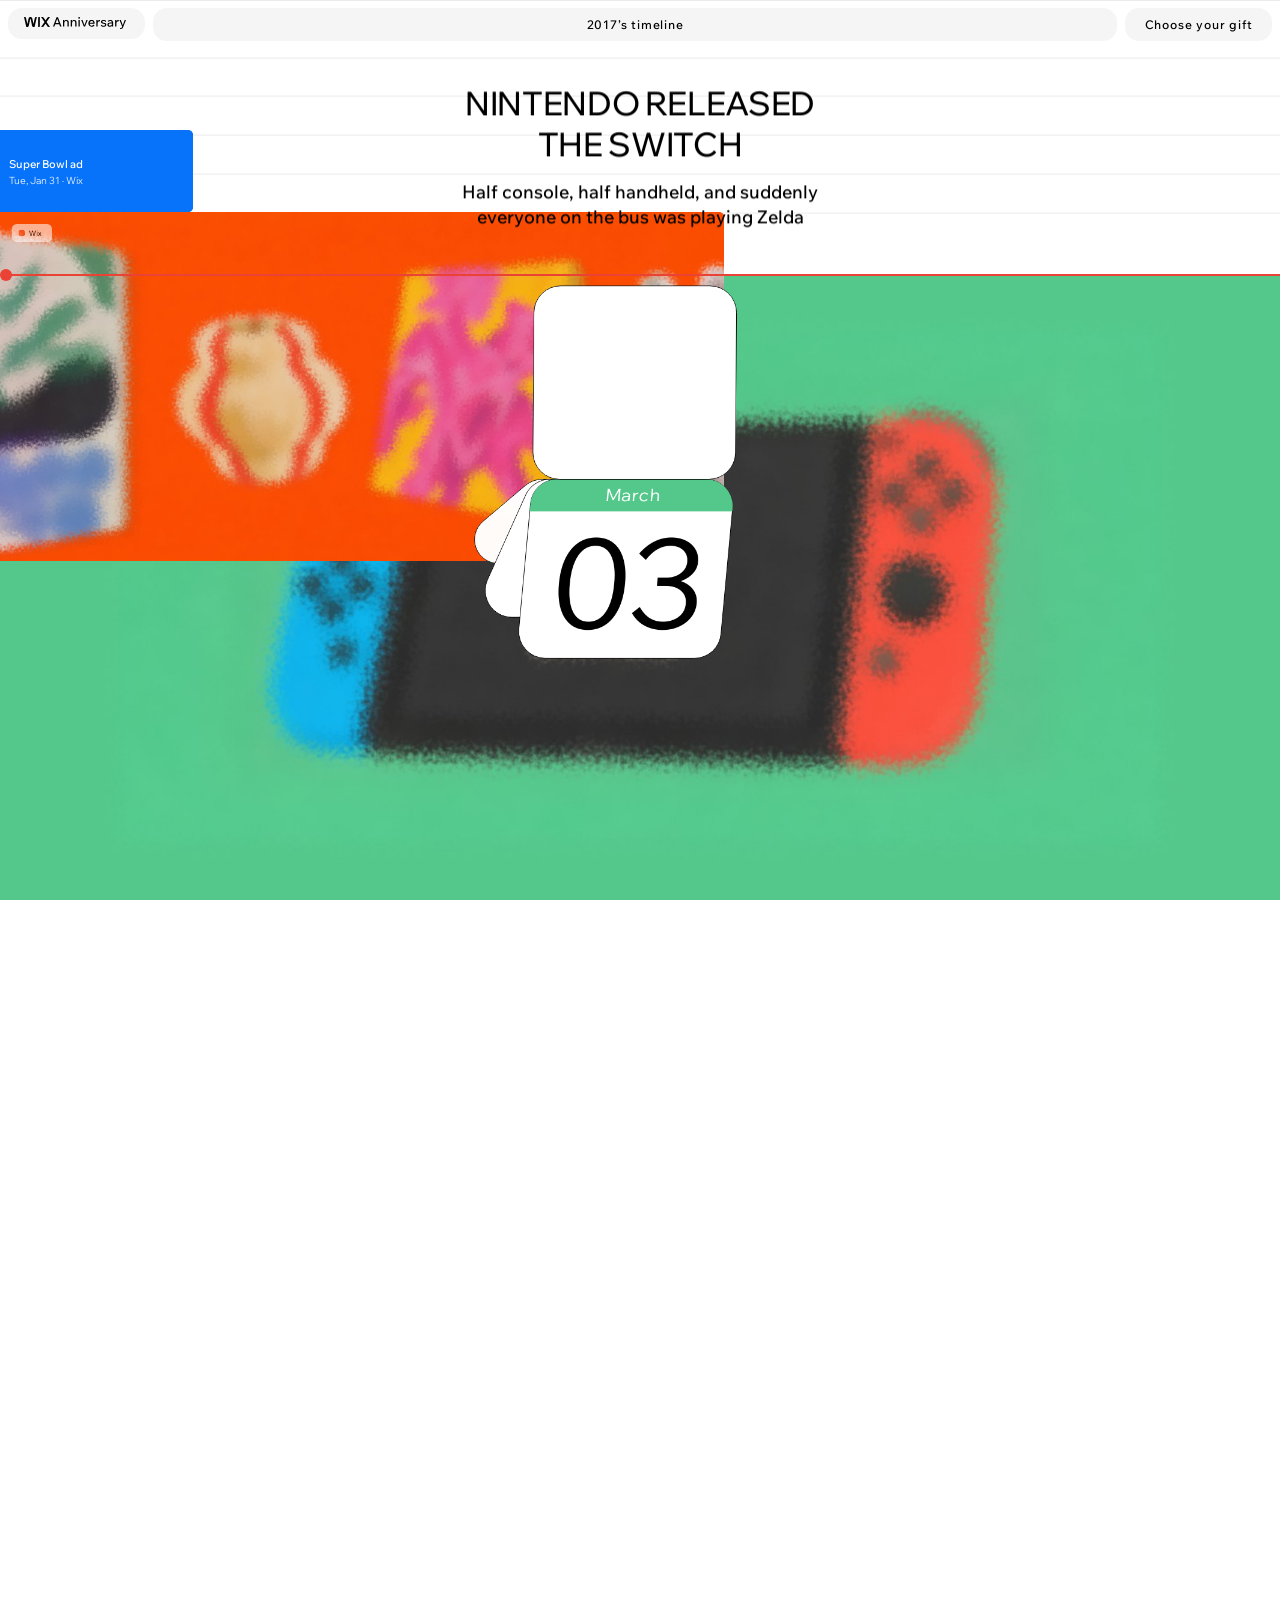
<file: index.html>
<!doctype html>
<html lang="en">
<head>
  <meta charset="utf-8" />
  <meta name="viewport" content="width=device-width, initial-scale=1" />
  <title>Wix Anniversary</title>
  <link rel="preconnect" href="https://fonts.googleapis.com" />
  <link rel="preconnect" href="https://fonts.gstatic.com" crossorigin />
  <link href="https://fonts.googleapis.com/css2?family=Inter:wght@400&family=Pinyon+Script&family=Wix+Madefor+Display:wght@500;600&family=Wix+Madefor+Text:ital,wght@0,400;0,500;1,500&display=swap" rel="stylesheet" />
  <link rel="stylesheet" href="shared.css" />
  <style>
    /* ---------- Opening: "So what happened in 2017" (Figma 5216-8300), pinned until the calendar takes over ---------- */
    /* --o scales the 1440×1022 frame to the viewport (set from JS); everything is placed from the frame's centre */
    .opening { position: absolute; inset: 0; --o: 1; overflow: hidden; }
    /* the 2017 in black, exported from Figma */
    .opening__year {
      position: absolute; display: block; max-width: none;
      left: calc(50% - 664.719px * var(--o)); top: calc(50% - 213.338px * var(--o));
      width: calc(1342.289px * var(--o)); height: calc(481.804px * var(--o));
    }
    .opening__title, .opening__in, .opening__so, .opening__q {
      position: absolute; margin: 0;
      left: calc(50% - 48.38px * var(--o)); top: calc(50% - 52.13px * var(--o));
      width: calc(596.375px * var(--o));
      transform: translateX(-50%);
      font-family: "Wix Madefor Display", "Wix Madefor Text", system-ui, sans-serif;
      font-weight: 500; font-size: calc(47.971px * var(--o)); line-height: 1; letter-spacing: -0.03em;
      text-transform: uppercase; text-align: center;
      color: #000;
    }
    /* "so" left of the 2, "in" and "?" either side of the 7, on one line with "what happened" */
    .opening__so { width: auto; left: calc(50% - 531.56px * var(--o)); top: calc(50% - 34.13px * var(--o)); }
    .opening__in { width: auto; left: calc(50% + 329.5px * var(--o)); top: calc(50% - 34.13px * var(--o)); }
    .opening__q { width: auto; left: calc(50% + 543.42px * var(--o)); top: calc(50% - 34.13px * var(--o)); }
    .opening__note {
      position: absolute; margin: 0;
      left: 50%; top: calc(50% + 302.67px * var(--o));
      width: calc(324.75px * var(--o));
      transform: translateX(-50%);
      font-family: "Wix Madefor Text", system-ui, sans-serif; font-weight: 500;
      font-size: calc(21px * var(--o)); line-height: calc(25px * var(--o));
      text-align: center;
    }
    /* the event-coloured blocks around the 2017. Each sits at its own depth: they drift up at different speeds as the
       first event comes up, and their colour gathers into their middle near the frame's centre and fades to grey
       away from it. Place, motion and gradient are set from JS. */
    .hero-block {
      position: absolute; left: 0; top: 0; border-radius: calc(10px * var(--o));
      background: #ededed; will-change: transform, background;
      /* blurred, so they read as soft light rather than cards */
      filter: blur(calc(16px * var(--o)));
    }
    /* version 2 keeps them sharp, as in Figma 5216-8300 */
    body.stack .hero-block { filter: none; }

    /* the opening (Figma 5240-10164): the 2017 in blue script (Whisper, outlined from Figma), the words in blue over it
       ("so" on its own line, "what happened in" under it) and a "?" under it, small squares in the events' colours
       scattered round it (they drift up at their own speeds as the first event comes up, set from JS) */
    /* (the black 2017 and the big gradient blocks of Figma 5216-8300 are kept in the markup but no longer shown) */
    .opening__year--v2, .hero-block { display: none; }
    .opening__year {
      left: calc(50% - 661.03px * var(--o)); top: calc(50% - 233.41px * var(--o));
      width: calc(1335px * var(--o)); height: calc(475px * var(--o));
    }
    .opening__title, .opening__so, .opening__in,
    .opening__q, .opening__note { color: var(--ink); }
    /* the words hang over the 2017's top edge (--o places that edge); --p scales the row of words: the frame's scale
       on wide screens, larger on phones, where the 2017 shrinks to the width but the words must stay readable */
    .opening__title { display: contents; }
    .opening__title br { display: none; }
    :is(.opening__so, .opening__in, .opening__q, .opening__what, .opening__happened) {
      position: absolute; width: auto; margin: 0; transform: translateX(-50%); white-space: nowrap;
      font-family: "Wix Madefor Display", "Wix Madefor Text", system-ui, sans-serif; font-weight: 600;
      font-size: calc(38px * var(--p, var(--o))); line-height: 1; letter-spacing: -0.03em; text-transform: uppercase; color: #1a73e8;
    }
    .opening__so { left: calc(50% + 8.5px * var(--p, var(--o)) + var(--dx, 0px)); top: calc(50% - 233.41px * var(--o) - 125.28px * var(--p, var(--o))); }
    .opening__what { left: calc(50% - 125.57px * var(--p, var(--o)) + var(--dx, 0px)); top: calc(50% - 233.41px * var(--o) - 72.09px * var(--p, var(--o))); }
    .opening__happened { left: calc(50% + 46.5px * var(--p, var(--o)) + var(--dx, 0px)); top: calc(50% - 233.41px * var(--o) - 72.09px * var(--p, var(--o))); }
    .opening__in { left: calc(50% + 180.57px * var(--p, var(--o)) + var(--dx, 0px)); top: calc(50% - 233.41px * var(--o) - 72.09px * var(--p, var(--o))); }
    /* the "?" hangs just under the 2017's bottom edge, between the 0 and the 1 */
    .opening__q { left: calc(50% - 44px * var(--o)); top: calc(50% + 241.02px * var(--o) + 5.98px * var(--p, var(--o))); }
    @media (min-width: 760px) {
      .opening__note {
        top: calc(50% + 354.33px * var(--o)); width: calc(523.48px * var(--o));
        font-size: calc(21px * var(--o)); line-height: calc(29px * var(--o));
      }
      .opening__note br { display: none; }
    }
    .hero-dot {
      position: absolute; left: 0; top: 0; width: calc(20px * var(--o)); height: calc(20px * var(--o));
      border-radius: calc(5px * var(--o)); background: var(--c); will-change: transform;
    }
    /* phones (Figma 5280-599, a 390 × 844 frame): everything placed from the screen's centre, scaled by --m (set from
       JS: the screen against that frame). The 2017 runs off both sides; the words above it in one block */
    @media (max-width: 759px) {
      .opening { --m: 1; }
      .opening__year {
        left: calc(50% - 216.5px * var(--m)); top: calc(50% - 68.1px * var(--m));
        width: calc(444.4px * var(--m)); height: calc(158.1px * var(--m));
      }
      :is(.opening__so, .opening__in, .opening__what, .opening__happened) { font-size: calc(28px * var(--m)); }
      .opening__so { left: calc(50% - 3.5px * var(--m)); top: calc(50% - 156.7px * var(--m)); }
      .opening__what { left: calc(50% - 104.9px * var(--m)); top: calc(50% - 119px * var(--m)); }
      .opening__happened { left: calc(50% + 19.1px * var(--m)); top: calc(50% - 119px * var(--m)); }
      .opening__in { left: calc(50% + 121.6px * var(--m)); top: calc(50% - 119px * var(--m)); }
      .opening__q { left: 50%; top: calc(50% + 107px * var(--m)); font-size: calc(26px * var(--m)); }
      .hero-dot { width: calc(14px * var(--m)); height: calc(14px * var(--m)); border-radius: calc(2.5px * var(--m)); }
    }
    /* white, so it covers the opening as it comes up over it */
    /* the first event comes up over the opening whole, exactly as it looks once in place: white top, title, paragraph,
       and in version 2 the hour lines, the Now line and the panel's chip; nothing changes when it lands */
    .cal-layer { position: absolute; inset: 0; background: var(--bg); will-change: transform; }
    /* version 2: one more grey hour line along the frame's top edge, so the first event comes up over the opening
       with its ruled top showing (once in place it sits under the header) */
    body.stack .cal-layer { box-shadow: inset 0 1px 0 #ebebeb; }
    /* version 2, first event only (Figma 5217-8667): an all-day event across the very top of the day, behind the
       header's chips — "New year 2017 · Jan 01", styled like the ending's bars. It leaves upward as the page turns. */
    .cal-allday { display: none; }
    body.stack .cal-allday {
      display: flex; align-items: center; gap: 4.8px; position: absolute; z-index: 3; left: 0; right: 0; top: 0;
      height: 17px; padding: 0 0 0 21px; box-sizing: border-box; border-radius: 6px; overflow: hidden;
      background: #ffd00d; color: #000;
      font: 500 10px / 1 "Wix Madefor Text", system-ui, sans-serif; white-space: pre; pointer-events: none; will-change: transform;
    }
    .cal-allday__when { font-weight: 400; opacity: 0.8; }
    .opening.is-covered { visibility: hidden; }
    [hidden] { display: none !important; }

    /* ---------- Intro: calendar flip ---------- */
    .intro {
      position: relative;
      /* height is set from JS: one viewport + one flip length per page turn */
    }
    /* --s scales the 1440×1022 frame to the viewport (set from JS) */
    .intro__stage {
      position: sticky; top: 0;
      height: 100vh; height: 100svh;
      overflow: hidden;
      --s: 1;
    }
    /* positioned on the front page; offsets match the 1440×1022 frame (page at 559,405) */
    .calendar {
      position: absolute; z-index: 2;
      left: calc(50% + 8px * var(--s)); top: calc(50% + 55.67px * var(--s));
      width: 338px; height: 323px;
      /* --lift: after the last event the pad scrolls away with the page (set from JS) */
      transform: translate(-50%, calc(-50% - var(--lift, 0px))) scale(var(--cal-scale, 1));
    }
    /* pages are drawn as flat 2D outlines so the line weight and the day never distort */
    .calendar__svg { position: absolute; left: 0; top: 0; overflow: visible; }
    .page__shape { fill: var(--bg); stroke: var(--ink); stroke-width: 1; stroke-linejoin: round; }
    .page__num {
      font-family: "Wix Madefor Text", system-ui, sans-serif; font-weight: 400;
      fill: var(--ink);
    }

    /* ---------- Background art per event (cut together with the texts) ---------- */
    /* each image sits where its Figma frame puts it (--bx/--by: its centre from the frame's centre,
       --bw/--bh: its size; set from JS), and never smaller than the stage */
    .cal-bg { position: absolute; inset: 0; overflow: hidden; }
    /* holds the art; in version 2 it becomes the rounded frame under the header (see below) */
    .cal-frame { position: absolute; inset: 0; }

    /* ruled lines (Figma, 1920 × 1028.01 a sheet): --ly puts the first sheet's top relative to the frame's
       centre; sheets repeat downwards (set from JS) and meet exactly on a line, so the ruling never breaks */
    .lines { position: absolute; left: 0; right: 0; top: calc(50% + var(--ly) * var(--ls)); will-change: transform; }
    .lines img {
      position: absolute; left: 0; display: block; max-width: none;
      width: 100%; height: calc(1030.01px * var(--ls));
      top: calc(var(--k) * 1028.01px * var(--ls));
    }
    .cal-bg .lines { --ls: var(--s); }
    .cal-bg img {
      position: absolute; display: block; max-width: none;
      left: calc(50% + var(--bx) * var(--s)); top: calc(50% + var(--by) * var(--s) - var(--fy, 0px));
      width: max(calc(var(--bw) * var(--s)), calc(100% + var(--bpadx)));
      height: max(calc(var(--bh) * var(--s)), calc(100% + var(--bpady)));
      transform: translate(-50%, -50%);
      object-fit: cover;
    }
    /* over the art the header loses its white band and its chips turn white (Figma) */
    body.has-bg .header { background: transparent; }
    body.has-bg .header__brand, body.has-bg .header__link { background: var(--bg); }

    /* floating art: cut-outs that rise in from below as their event's page turns in, and go on up as it
       turns away; placed like the Figma frame (centre from the frame's centre, size, rotation; set from JS) */
    .cal-art { position: absolute; inset: 0; overflow: hidden; pointer-events: none; }
    .cal-art__item {
      position: absolute; overflow: hidden;
      left: calc(50% + var(--ax) * var(--s)); top: calc(50% + var(--ay) * var(--s) - var(--fy, 0px));
      width: calc(var(--aw) * var(--s)); height: calc(var(--ah) * var(--s));
      transform: translate(-50%, -50%) translateY(var(--rise, 0px)) rotate(var(--arot));
      will-change: transform;
    }
    /* the frame shows the top part of the picture */
    .cal-art__item img { position: absolute; left: 0; top: 0; display: block; width: 100%; height: var(--acrop); max-width: none; }

    /* ---------- Texts around the pad (swapped with each turn) ---------- */
    /* over the panels; the pad sits above them (z-index 2), so at the end it scrolls up over the title and description */
    .cal-title, .cal-desc, .cal-month, .cal-year { position: absolute; z-index: 1; margin: 0; color: var(--ink); }
    .cal-title {
      left: 50%; top: calc(66.65px * var(--s));
      transform: translateX(-50%);
      font-family: "Wix Madefor Display", "Wix Madefor Text", system-ui, sans-serif;
      font-weight: 500; font-size: calc(47.971px * var(--s)); line-height: 1; letter-spacing: -0.03em;
      text-transform: uppercase; text-align: center; white-space: nowrap;
    }
    .cal-desc, .cal-month, .cal-year {
      bottom: calc(36.32px * var(--s));
      font-family: "Wix Madefor Text", system-ui, sans-serif;
      font-style: italic; font-weight: 500;
      font-size: calc(21px * var(--s)); line-height: calc(22px * var(--s));
      text-transform: uppercase;
    }
    .cal-desc {
      left: 50%; width: calc(534px * var(--s));
      transform: translateX(-50%);
      text-align: center;
    }
    .cal-month { left: calc(66px * var(--s)); white-space: nowrap; }
    .cal-year { right: calc(71px * var(--s)); white-space: nowrap; }

    /* ending: the last event's texts scroll up off the screen whole, one after another (set from JS) */
    .cal-title, .cal-desc, .cal-month, .cal-year { will-change: translate; }

    /* ---------- Version 2: the art sits inside a rounded frame under the header (Figma) ---------- */
    /* --fy: the frame's centre sits this far below the stage's, so the art keeps its place in the 1440×1022 frame */
    body.framed .cal-frame { inset: 46px 8px 8px; border-radius: 14px; overflow: hidden; background: var(--chip); --fy: 19px; } /* = FRAME_FY */
    /* the header keeps its white band and its chips take the event's colour (set from JS) */
    body.framed .header, body.framed.has-bg .header { background: transparent; }
    body.framed .header__brand, body.framed .header__link,
    body.framed.has-bg .header__brand, body.framed.has-bg .header__link { background: var(--chip-ev, var(--chip)); }
    @media (min-width: 760px) {
      body.framed .calendar { top: calc(50% + 30.67px * var(--s)); }
      /* the texts keep their distance from the frame's edges (Figma), and the frame sits a fixed 46px
         below the top (under the header) and 8px in from the other sides, so on smaller screens only the
         distance inside the frame shrinks, never the space under the header */
      body.framed .cal-title { top: calc(46px + 20.65px * var(--s)); }
      body.framed .cal-desc, body.framed .cal-month, body.framed .cal-year { bottom: calc(8px + 28.32px * var(--s)); }
      body.framed .cal-month { left: calc(8px + 41.16px * var(--s)); }
      body.framed .cal-year { right: calc(8px + 32.65px * var(--s)); }
    }

    /* ---------- Version 1: the texts sit on white at the top; under them a panel of the event's colour / picture
       fills the rest of the screen, with the pad in its middle (Figma 5147-7532). The next event's panel scrolls up
       over the current one while the page turns (set from JS). ---------- */
    /* the panels start at y 312.43 of the 1440×1022 frame and run to the bottom of the screen */
    .cal-panels { position: absolute; left: 0; right: 0; bottom: 0; top: calc(312.43px * var(--s)); overflow: hidden; display: none; }
    body.panels .cal-panels { display: block; }
    body.panels .cal-frame { display: none; }
    .cal-panel { position: absolute; inset: 0; overflow: hidden; will-change: transform; }
    .cal-panel[hidden] { display: none; }
    /* the picture keeps its box in the frame (--bx/--by: its centre from the panel's centre, --bw/--bh: its size),
       and never leaves part of the panel uncovered */
    .cal-panel img {
      position: absolute; display: block; max-width: none;
      left: calc(50% + var(--bx) * var(--s)); top: calc(50% + var(--by) * var(--s));
      width: max(calc(var(--bw) * var(--s)), calc(100% + var(--bpadx)));
      height: max(calc(var(--bh) * var(--s)), calc(100% + var(--bpady)));
      transform: translate(-50%, -50%);
      object-fit: cover;
    }
    /* finished events (Figma 5173-900 … 5173-1319): as the next event comes in, the picture of the one before shrinks
       into the top-left corner over the panel line, turning into its colour (--c, --tint), and the ones finished
       before it each move one step further up the pile (box set from JS) */
    .cal-stack { position: absolute; inset: 0; z-index: 1; overflow: hidden; pointer-events: none; display: none; }
    body.stack .cal-stack { display: block; }
    /* version 2: the header's timeline keeps no colour frames */
    body.stack .header__seg { display: none; }
    .cal-stack__item { position: absolute; left: 0; top: 0; overflow: hidden; background: var(--c); will-change: left, top, width, height; }
    .cal-stack__item img { display: none; }
    /* version 2: the event's picture shrinks into the pile with its block (covered by the colour as it lands) */
    body.stack .cal-stack__item img.cal-stack__pic {
      display: block; position: absolute; inset: 0; width: 100%; height: 100%; max-width: none; object-fit: cover;
    }
    body.stack .cal-stack__item .cal-chip { z-index: 1; }
    .cal-stack__item::after { content: ""; position: absolute; inset: 0; background: var(--c); opacity: var(--tint, 0); }
    /* the month is printed on the pages under the day (version 1 only) */
    .page__month { font-family: "Wix Madefor Text", system-ui, sans-serif; font-weight: 400; fill: var(--ink); }
    body:not(.panels) .page__month, body.stack .page__month { display: none; }
    /* version 2: the month in a band of the event's colour across the top of the page (Figma 5216-6778) */
    .page__tab { font-family: "Wix Madefor Text", system-ui, sans-serif; font-weight: 400; }
    body:not(.stack) .page__band, body:not(.stack) .page__tab { display: none; }
    /* the title and its paragraph sit centred in the white above the panel (Figma 5173-777) */
    body.panels .cal-title { top: calc(95.24px * var(--s)); }
    body.panels .cal-desc {
      top: calc(211.68px * var(--s)); bottom: auto; width: auto;
      font-style: normal; text-transform: none; white-space: nowrap;
    }
    body.panels .cal-month, body.panels .cal-year { display: none; }
    /* over the panels the header keeps its grey chips, with no band behind them (the page shows through) */
    body.panels.has-bg .header { background: transparent; }
    body.panels.has-bg .header__brand, body.panels.has-bg .header__link { background: var(--chip); }
    /* centred in the panel: (frame top 312.43 + bottom) / 2, less 13.2 so it sits where Figma has it */
    body.panels .calendar { top: calc(50% + 143px * var(--s)); }
    /* version 2 (Figma version 6): the smaller card sits a little left of the pad's old place (centre x 712.92) */
    @media (min-width: 760px) { body.stack .calendar { left: calc(50% - 7.08px * var(--s)); } }

    /* ---------- Version 2: the calendar look (Figma concepts in 5175-3935). Everything here shows only in version 2. ---------- */
    .cal-grid, .cal-now, .cal-chip, .cal-toast, .thanks__invite { display: none; }
    :root { --cal-wix: #0773fa; --cal-world: #f4511e; --now: #ea4335; }

    /* concept 1 — the white above the panel is ruled like the hours of a day; the lines run up with the scroll
       through the events and loop (--grid-y, set from JS) */
    body.stack .cal-grid {
      display: block; position: absolute; left: 0; right: 0; top: calc(48.7px * var(--s)); height: calc(221px * var(--s));
      background: repeating-linear-gradient(to bottom, #ebebeb 0 1px, transparent 1px calc(44px * var(--s)));
      background-position: 0 var(--grid-y, 0px);
      pointer-events: none;
    }
    /* version 2 (Figma 5216-6778): each panel is the event's colour alone, and the title and its paragraph are set
       bigger, centred as one block in the white above the panel (--tt / --dt: their tops in the frame, from JS) */
    body.stack .cal-panel { background-color: var(--v2, var(--bg)) !important; }
    body.stack .cal-panel img { display: none; }
    body.stack .cal-panel img.cal-panel__v2 { display: block; }
    .cal-panel__v2 { display: none; }
    @media (min-width: 760px) {
      /* on screens wider than the frame the picture has to grow past the panel's height to fill its width: it keeps
         its top at the panel's top edge (as in the frame) and gives up the extra at the bottom instead */
      body.stack .cal-panel img.cal-panel__v2 { object-position: 50% 0; }
      /* the pictures with room round them in the frame (inset in V2) are never scaled past the panel's height: on wider
         screens the event's colour carries on either side (on taller ones above them, as they sit on its bottom edge) */
      body.stack .cal-panel--inset img.cal-panel__v2 { object-fit: contain; object-position: 50% 100%; }
      /* its block in the pile takes over from the panel with the picture just as it was (the same fit, on the panel's
         own colour), so nothing moves as the one gives way to the other */
      body.stack .cal-stack__item img.cal-stack__pic { object-position: 50% 0; background: var(--pc, transparent); }
      body.stack .cal-stack__item.is-inset img.cal-stack__pic { object-fit: contain; object-position: 50% 100%; }
      body.stack .cal-title {
        top: calc(var(--tt, 100.35) * 1px * var(--s));
        font-size: calc(38px * var(--s)); line-height: calc(46px * var(--s)); letter-spacing: -0.01em;
      }
      body.stack .cal-desc { top: calc(var(--dt, 211.68) * 1px * var(--s)); line-height: calc(var(--dl, 22) * 1px * var(--s)); }
    }
    /* the red Now line, where the pile of past events meets the event on show, across the whole width */
    body.stack .cal-now {
      display: block; position: absolute; z-index: 2; left: 0; right: 0;
      top: calc(312.43px * var(--s) - 7px); height: 14px; pointer-events: none; will-change: transform;
    }
    .cal-now::before { content: ""; position: absolute; left: 6px; right: 0; top: 6px; height: 2px; background: var(--now); }
    .cal-now::after { content: ""; position: absolute; left: 0; top: 1px; width: 12px; height: 12px; border-radius: 50%; background: var(--now); }
    /* each panel carries its event chip: the calendar it is in (Wix or Global) */
    body.stack .cal-chip {
      display: flex; align-items: center; gap: calc(8px * var(--s)); position: absolute; z-index: 1;
      left: calc(24px * var(--s)); top: calc(23.57px * var(--s)); height: calc(36px * var(--s));
      min-width: calc(81px * var(--s)); padding: 0 calc(16px * var(--s)) 0 calc(14px * var(--s));
      border-radius: calc(10px * var(--s)); background: rgb(255 255 255 / 0.94);
      font-family: "Wix Madefor Text", system-ui, sans-serif; font-weight: 500; font-size: calc(15px * var(--s)); white-space: nowrap; color: var(--ink);
    }
    .cal-chip::before { content: ""; width: calc(12px * var(--s)); height: calc(12px * var(--s)); border-radius: calc(3px * var(--s)); background: var(--cal); }
    /* the reminder for each event, bottom left: not in the updated design (Figma 5216-6778), so it stays hidden */
    .cal-toast {
      position: absolute; z-index: 3; left: 24px; bottom: 24px; width: 392px; padding: 14px 16px 14px 40px;
      border-radius: 12px; background: var(--bg); box-shadow: 0 6px 24px rgb(0 0 0 / 0.16);
      font-family: "Wix Madefor Text", system-ui, sans-serif;
      opacity: 0; transform: translateY(16px); pointer-events: none; transition: opacity 0.35s ease, transform 0.35s ease;
    }
    .cal-toast.is-in { opacity: 1; transform: none; pointer-events: auto; }
    .cal-toast__dot { position: absolute; left: 16px; top: 17px; width: 12px; height: 12px; border-radius: 50%; background: var(--c); }
    .cal-toast p { margin: 0; }
    .cal-toast__kicker { font-size: 12px; color: #5f6368; }
    .cal-toast__title { margin-top: 4px !important; font-size: 15px; font-weight: 500; color: var(--ink); }
    .cal-toast__actions { margin-top: 8px !important; display: flex; gap: 20px; }
    .cal-toast button { appearance: none; border: 0; padding: 0; background: none; cursor: pointer; font: 500 13px "Wix Madefor Text", system-ui, sans-serif; color: #1a73e8; }

    /* concept C — the pile reads like a month view: each block names its event and date, and once the oldest
       have gone up under the header a chip counts them */
    body.stack .cal-stack__item { border-radius: 0 calc(6px * var(--s)) calc(6px * var(--s)) 0; }
    .cal-stack__label {
      position: absolute; z-index: 1; left: calc(10px * var(--s)); right: 4px; top: 50%; transform: translateY(-50%);
      font-family: "Wix Madefor Text", system-ui, sans-serif; color: #fff; white-space: nowrap; overflow: hidden;
      opacity: var(--label-o, 0); pointer-events: none;
    }
    .cal-stack__item.is-light .cal-stack__label { color: #000; }
    /* the panel's Wix / Global chip goes into the pile with its block: it shrinks with it from the block's top-left
       corner (--chip-k: the block's width over the panel's) and fades as the block's own name comes up (set from JS) */
    .cal-stack__item .cal-chip {
      transform: scale(var(--chip-k, 1)); transform-origin: calc(-24px * var(--s)) calc(-23.57px * var(--s));
      opacity: var(--chip-o, 1); pointer-events: none;
    }
    .cal-stack__label b { display: block; font-weight: 500; font-size: calc(11px * var(--s)); }
    .cal-stack__label i { display: none; font-style: normal; opacity: 0.85; font-size: calc(11px * var(--s)); margin-top: calc(3px * var(--s)); }
    .cal-stack__item.is-mid .cal-stack__label b { font-size: calc(13px * var(--s)); }
    .cal-stack__item.is-mid .cal-stack__label i { display: block; }
    .cal-stack__item.is-big .cal-stack__label { left: calc(16px * var(--s)); top: auto; bottom: calc(16px * var(--s)); transform: none; }
    .cal-stack__item.is-big .cal-stack__label b { font-size: calc(15px * var(--s)); }
    .cal-stack__item.is-big .cal-stack__label i { display: block; font-size: calc(12px * var(--s)); margin-top: calc(5px * var(--s)); }

    /* the ending (Figma 5216-8583): on white, the thank-you title, its line and the two buttons in the middle, an arc of
       the year's colours as small squares over them (on an ellipse round the title), the year's events as all-day bars
       along the bottom and the closing line just above them. Each part comes in with the scroll (set from JS).
       .thanks__invite and .thanks__ring are the 1440 × 1022 frame, scaled by --ts about the screen's centre. */
    .thanks__ring { display: none; }
    body.stack .thanks__text, body.stack .thanks__cta { display: none; }
    body.stack .thanks__invite, body.stack .thanks__ring { display: block; }
    .thanks__invite, .thanks__ring {
      position: absolute; left: calc(50% - 720px * var(--ts)); top: calc(50% - 510px * var(--ts));
      width: calc(1440px * var(--ts)); height: calc(1022px * var(--ts)); pointer-events: none;
    }
    .thanks__invite {
      z-index: 20; will-change: transform;
      font-family: "Wix Madefor Text", system-ui, sans-serif; color: var(--ink);
    }
    .thanks__ring { z-index: 19; }
    .thanks__invite p { margin: 0; }
    .invite__title {
      position: absolute; left: 50%; top: calc(299.44px * var(--ts)); width: calc(584.76px * var(--ts)); transform: translateX(-50%);
      font-family: "Wix Madefor Display", "Wix Madefor Text", system-ui, sans-serif; font-weight: 500;
      font-size: calc(34px * var(--ts)); line-height: normal; letter-spacing: -0.01em; text-transform: uppercase; text-align: center;
    }
    .invite__line {
      position: absolute; left: 50%; top: calc(395.41px * var(--ts)); transform: translateX(-50%);
      font-weight: 500; font-size: calc(21px * var(--ts)); line-height: calc(24px * var(--ts)); white-space: pre;
    }
    /* the gifts (Figma 5324-1251): four of them under the line, each its title, its description and a button; --u is
       the frame's scale (--ts here, --m on phones). Choosing one: it goes to the middle (its middle at the frame's
       x 720, y 599), its button turns grey ("Gift chosen") and a green tick comes up at its top right corner, while
       the other three fade away */
    .thanks__invite { --u: var(--ts); }
    .invite__gifts { position: absolute; inset: 0; }
    .gift {
      position: absolute; left: calc(var(--gx) * 1px * var(--u)); top: calc(var(--gy) * 1px * var(--u));
      width: calc(var(--gw) * 1px * var(--u)); display: flex; flex-direction: column; align-items: center; text-align: center;
      transition: transform 0.8s cubic-bezier(0.65, 0, 0.35, 1), opacity 0.45s ease;
    }
    .thanks__invite .gift__title { font-weight: 500; font-size: calc(21px * var(--u)); line-height: calc(24px * var(--u)); white-space: nowrap; }
    .thanks__invite .gift__body {
      flex: none; width: calc(var(--bw) * 1px * var(--u)); margin-top: calc(10px * var(--u));
      font-weight: 500; font-size: calc(14px * var(--u)); line-height: calc(18px * var(--u));
    }
    .gift__btn {
      appearance: none; border: 0; cursor: pointer; pointer-events: auto; flex: none;
      display: inline-flex; align-items: center; justify-content: center; box-sizing: border-box;
      margin-top: calc(32px * var(--u)); height: calc(38px * var(--u)); padding: 0 calc(22px * var(--u)); border-radius: calc(10px * var(--u));
      background: #d6d0fd; color: var(--ink); font: 500 calc(14px * var(--u)) "Wix Madefor Text", system-ui, sans-serif; white-space: nowrap;
      transition: background-color 0.3s ease;
    }
    .gift__btn:hover { background: #cac2fc; }
    .gift.is-chosen .gift__btn { background: #ebebeb; cursor: default; }
    /* the tick: 31 round in light green with a 2px grey ring, its left at the gift's right edge, 28.3 above its top */
    .gift__check {
      position: absolute; left: 100%; top: calc(-28.29px * var(--u)); width: calc(31.02px * var(--u)); height: calc(31.02px * var(--u));
      display: grid; place-items: center; border-radius: 50%; background: #b2ebcd; box-shadow: 0 0 0 calc(2px * var(--u)) #ebebeb;
      opacity: 0; transform: scale(0.4); pointer-events: none;
      transition: opacity 0.25s ease, transform 0.25s ease;
    }
    .gift__check svg { display: block; width: calc(19px * var(--u)); height: calc(14px * var(--u)); }
    .gift.is-chosen .gift__check {
      opacity: 1; transform: none;
      transition: opacity 0.3s ease 0.55s, transform 0.5s cubic-bezier(0.34, 1.56, 0.64, 1) 0.55s;
    }
    .gift.is-chosen {
      transform: translate(calc((720 - var(--gw) / 2 - var(--gx)) * 1px * var(--u)), calc((599 - var(--gh) / 2 - var(--gy)) * 1px * var(--u)));
    }
    .invite__gifts.has-choice .gift:not(.is-chosen) { opacity: 0; transform: translateY(calc(12px * var(--u))) scale(0.96); }
    .invite__gifts.has-choice .gift:not(.is-chosen) .gift__btn { pointer-events: none; }
    /* the closing line is gone in this version (the gifts are where it was) */
    body.stack .thanks__footer { display: none !important; }
    /* on phones, as the choice shortens the page, the whole ending moves with the scroll's catch-up */
    .thanks.is-choosing .thanks__invite, .thanks.is-choosing .thanks__ring, .thanks.is-choosing .thanks__stripe {
      transition: transform 0.8s cubic-bezier(0.65, 0, 0.35, 1);
    }
    /* the squares: 20 × 20, rounded 5, each placed and turned by JS as it comes round the ellipse */
    .ring__sq {
      position: absolute; left: 0; top: 0; width: calc(20px * var(--ts)); height: calc(20px * var(--ts));
      margin: calc(-10px * var(--ts)) 0 0 calc(-10px * var(--ts)); border-radius: calc(5px * var(--ts));
      background: var(--c); will-change: transform, opacity;
    }
    /* the closing line: no card, just the two lines above the bars (their middle 15.77 left of the frame's), with a ♡
       either side of them (21px, 6 below the text's top, their middles 183.03 left and 151.73 right of the frame's) */
    body.stack .thanks__footer {
      left: 0; width: 100%; height: auto; border-radius: 0; background: transparent; overflow: visible;
    }
    body.stack .thanks__footer::before, body.stack .thanks__footer::after { display: none; }
    body.stack .thanks__footer-text {
      position: relative; top: 0; left: calc(-15.77px * var(--ts)); font-size: calc(16px * var(--ts)); line-height: calc(18px * var(--ts));
    }
    .footer__heart { display: none; }
    body.stack .footer__heart {
      display: block; position: absolute; top: calc(6px * var(--ts)); transform: translateX(-50%);
      font: 500 calc(21px * var(--ts)) / calc(24px * var(--ts)) "Wix Madefor Text", system-ui, sans-serif;
    }
    .footer__heart--l { left: calc(50% - 183.03px * var(--ts)); }
    .footer__heart--r { left: calc(50% + 151.73px * var(--ts)); }
    .footer__cal { display: none; }
    .m-br { display: none; }
    /* phones (Figma 5280-518, a 390 × 844 frame): the title, its line and the buttons placed from the screen's centre,
       the closing line and the bars from its bottom edge, all scaled by --m (the screen against that frame, from JS) */
    @media (max-width: 759px) {
      .m-br { display: inline; }
      .thanks__invite, .thanks__ring { left: 0; top: 0; width: 100%; height: 100%; }
      .invite__title {
        top: calc(50% - 123px * var(--m)); width: calc(290px * var(--m));
        font-weight: 600; font-size: calc(24px * var(--m)); line-height: calc(26px * var(--m));
      }
      .invite__line { top: calc(50% - 33.6px * var(--m)); font-size: calc(18px * var(--m)); line-height: calc(24px * var(--m)); }
      /* the gifts one under another, 199 wide with their middle at the frame's x 193.24, the first's top at y 520
         (98 below the frame's middle) and the rest at --my below it (Figma 5324-1043); choosing one brings it up
         to the first's place, with the tick 39 above its top and 5 in from its right edge */
      .thanks__invite { --u: var(--m); }
      .gift {
        left: calc(50% - 101.26px * var(--m)); top: calc(50% + (98 + var(--my)) * 1px * var(--m)); width: calc(199px * var(--m));
      }
      .gift.is-chosen { transform: translateY(calc(var(--my) * -1px * var(--m))); }
      .gift__check { left: calc(100% - 4.95px * var(--m)); top: calc(-39px * var(--m)); }
      .ring__sq { width: calc(12px * var(--m)); height: calc(12px * var(--m)); margin: calc(-6px * var(--m)) 0 0 calc(-6px * var(--m)); border-radius: calc(3px * var(--m)); }
      body.stack .thanks__footer-text {
        left: 0; width: calc(256px * var(--m)); margin: 0 auto; padding: 0;
        font-size: calc(14px * var(--m)); line-height: calc(16px * var(--m));
      }
      body.stack .footer__heart { top: calc(12px * var(--m)); font-size: calc(21.67px * var(--m)); line-height: calc(40px * var(--m)); }
      .footer__heart--l { left: calc(50% - 148.5px * var(--m)); }
      .footer__heart--r { left: calc(50% + 148px * var(--m)); }
      /* the bars: 17 high, 3 apart, the date at the right end */
      body.stack .thanks__stripe .thanks__bar {
        top: calc(1.5px * var(--m)); height: calc(17px * var(--m)); padding: 0 13px; justify-content: space-between;
        font-size: calc(10px * var(--m));
      }
    }

    /* ---------- Thank you (Figma 5173-1813): after the last event, the text and its button on white, and the event
       colours unfold as thin stripes from the bottom edge up. --ts scales the 1440×1022 frame (set from JS). ---------- */
    .thanks { position: absolute; inset: 0; z-index: 3; overflow: hidden; background: var(--bg); --ts: 1; }
    .thanks.is-folding { background: transparent; }
    /* version 2: see-through, so the last event and the pile still show going up as the thank-you comes in */
    body.stack .thanks { background: transparent; }
    /* over the stripes the header loses its white band but keeps its grey chips, and the timeline's colour frames
       scroll up out of the bar one after another (and come back down when the scroll goes back to the last event) */
    body.on-thanks .header, body.panels.has-bg.on-thanks .header, body.framed.has-bg.on-thanks .header { background: transparent; }
    body.on-thanks .header__brand, body.on-thanks .header__link,
    body.panels.has-bg.on-thanks .header__brand, body.panels.has-bg.on-thanks .header__link,
    body.framed.has-bg.on-thanks .header__brand, body.framed.has-bg.on-thanks .header__link { background: var(--chip); }
    .header__seg { transition: transform 0.55s cubic-bezier(0.65, 0, 0.35, 1); transition-delay: calc(var(--i) * 45ms); }
    body.on-thanks .header__seg { transform: translateY(-34px); }
    /* phones: once the ending scrolls on to its gifts they go under the header, so it gets its white band back */
    body.on-thanks.thanks-past .header, body.panels.has-bg.on-thanks.thanks-past .header { background: var(--bg); }
    @media (prefers-reduced-motion: reduce) { .header__seg { transition: none; } }
    .thanks__stripe { position: absolute; left: 0; right: 0; top: 0; will-change: transform; }
    /* version 2: the stripes are the year's events as all-day bars in a calendar, top to bottom in date order —
       rounded, with the darker edge of a calendar event on the left, the event's name and date, and "All day" at the
       end. Each stripe keeps white round its bar, so the bars sit apart while they unfold. */
    .thanks__bar { display: none; }
    body.stack .thanks__stripe { background: var(--bg) !important; }
    body.stack .thanks__bar {
      /* (Figma 5277-518: 18 high, 4 apart, the name at the left and the date at the right end, 12px) */
      display: flex; align-items: center; justify-content: space-between; gap: calc(6px * var(--ts));
      position: absolute; left: 8px; right: 8px; top: calc(2px * var(--ts));
      height: calc(18px * var(--ts)); padding: 0 13px; border-radius: 6px;
      background: var(--c); color: #fff; box-shadow: inset 4px 0 0 rgb(0 0 0 / 0.2);
      font: 500 max(9px, calc(12px * var(--ts))) / 1 "Wix Madefor Text", system-ui, sans-serif; white-space: pre; overflow: hidden;
      transition: transform 0.35s cubic-bezier(0.2, 0.7, 0.2, 1), filter 0.35s ease;
    }
    body.stack .thanks__bar.is-light { color: #000; box-shadow: inset 4px 0 0 rgb(0 0 0 / 0.12); }
    .thanks__bar .bar__when { font-weight: 400; opacity: 0.8; }
    /* (on the light bars the date is full black, as in Figma 5277-518) */
    .thanks__bar.is-light .bar__when { opacity: 1; }
    .thanks__bar .bar__when::before { content: "·  "; }
    body.stack .thanks__stripe:hover .thanks__bar { transform: translateX(6px); filter: brightness(1.05); }
    /* its centre 70.36 above the frame's */
    .thanks__text {
      position: absolute; left: 50%; top: calc(50% - 70.36px * var(--ts)); margin: 0;
      width: calc(934.66px * var(--ts));
      transform: translate(-50%, -50%);
      font-family: "Wix Madefor Display", "Wix Madefor Text", system-ui, sans-serif;
      font-weight: 500; font-size: calc(47.971px * var(--ts)); line-height: 1.05; letter-spacing: -0.01em;
      text-transform: uppercase; text-align: center;
    }
    /* under the text, grey; its centre 76.89 below the frame's and 5 right of it */
    .thanks__cta {
      position: absolute; z-index: 20; left: calc(50% + 5px * var(--ts)); top: calc(50% + 76.89px * var(--ts));
      width: calc(226.38px * var(--ts)); height: calc(44.94px * var(--ts));
      transform: translate(-50%, -50%);
      display: flex; align-items: center; justify-content: center;
      border-radius: calc(10px * var(--ts)); background: var(--chip); color: var(--ink);
      font-family: "Wix Madefor Text", system-ui, sans-serif; font-weight: 500;
      font-size: calc(21px * var(--ts)); line-height: calc(22px * var(--ts)); text-decoration: none;
    }
    /* the white footer (Figma 5173-1813): once the stripes are out it scrolls up over them and stops with
       its top 108.47 above the bottom of the frame (the rest runs on below the screen). Ruled down both sides with ticks;
       rides on --footer-y (set from JS). */
    .thanks__footer {
      position: absolute; z-index: 15; top: 0; left: calc(50% - 528px * var(--ts));
      width: calc(1008.26px * var(--ts)); height: calc(170.21px * var(--ts));
      border-radius: calc(10px * var(--ts)); background: var(--bg); overflow: hidden;
      transform: translateY(var(--footer-y, 100vh)); will-change: transform;
    }
    /* 1px ticks, 12.45 wide, every 11.01 from 12.41 down; 5.68 in from the left, and as far in from the right */
    .thanks__footer::before, .thanks__footer::after {
      content: ""; position: absolute; top: calc(12.41px * var(--ts)); bottom: 0; width: calc(12.45px * var(--ts));
      background: repeating-linear-gradient(to bottom, var(--ink) 0 1px, transparent 1px calc(11.01px * var(--ts)));
    }
    .thanks__footer::before { left: calc(5.68px * var(--ts)); }
    .thanks__footer::after { right: calc(5.67px * var(--ts)); }
    .thanks__footer-text {
      /* centred in the part of the card that shows (Figma 5173-1813) */
      position: absolute; left: 0; right: 0; top: calc(34.51px * var(--ts)); margin: 0;
      font-family: "Wix Madefor Text", system-ui, sans-serif; font-weight: 500;
      font-size: calc(21px * var(--ts)); line-height: calc(22px * var(--ts)); text-align: center;
    }
    @media (max-width: 759px) {
      .thanks__footer { left: 16px; width: calc(100% - 32px); }
      .thanks__footer-text { font-size: 15px; line-height: 18px; padding: 0 28px; }
      .thanks__text { width: calc(100% - 32px); font-size: 24px; text-wrap: balance; }
      .thanks__text .soft { display: none; }
    }

    /* nothing follows the thank-you: the page ends with the footer in place (the anchor stays for the header link) */
    .after { height: 0; }

    @media (max-width: 759px) {
      .opening__note { top: calc(50% + 171.3px * var(--m)); width: calc(360px * var(--m)); font-size: calc(18px * var(--m)); line-height: calc(24px * var(--m)); }
      /* center the pad together with the fanned pages on its left */
      .calendar { left: calc(50% + 36px); top: 50%; }
      .cal-title { top: 64px; font-size: min(7.2vw, 34px); }
      .cal-desc { bottom: 64px; width: calc(100% - 48px); font-size: 14px; line-height: 16px; }
      .cal-month, .cal-year { bottom: 36px; font-size: 13px; line-height: 16px; }
      .cal-month { left: 24px; }
      .cal-year { right: 16px; }
      /* version 1: title, then its description, then the panel with the pad in its middle */
      body.panels .cal-title { top: 64px; }
      body.panels .cal-desc { top: 148px; bottom: auto; width: calc(100% - 48px); white-space: normal; text-wrap: balance; }
      body.panels .cal-desc br { display: none; }
      body.panels .cal-panels { top: 236px; }
      body.panels .calendar { top: calc(50% + 118px); }
      body.panels .cal-panel img { left: 0; top: 0; width: 100%; height: 100%; transform: none; }
      /* version 2: the hour lines stop and the Now line sits at the panel's top edge (236); no pile, so it starts at the edge */
      body.stack .cal-grid { height: calc(236px - 48.7px * var(--s)); }
      body.stack .cal-now { left: 0; top: calc(236px - 7px); }
      /* version 2 on phones (Figma 5303-235): the title and its paragraph as one block centred in the white (tops from
         JS), the line breaks as set there */
      body.stack .cal-title {
        top: var(--mtt, 83px); font-weight: 600; font-size: 24px; line-height: var(--mtl, 28px); letter-spacing: -0.01em;
      }
      body.stack .cal-desc {
        top: var(--mdt, 153px); width: calc(100% - 32px); font-size: 15px; line-height: 19px; text-wrap: wrap;
      }
      body.stack .cal-desc br { display: inline; }
      /* the panel shows its phone picture (390 × 608 from its top edge), filling it edge to edge: on screens of
         another shape (tablets, short phones) it is scaled up to cover and cropped, a little more off the bottom than
         the top so what sits high in it stays (over the panel's colour as set there) */
      body.stack .cal-panel { background-color: var(--v2m, var(--v2, var(--bg))) !important; }
      body.stack .cal-panel img.cal-panel__v2 { display: none; }
      body.stack .cal-panel img.cal-panel__m {
        display: block; left: 0; top: 0; width: 100%; height: 100%; transform: none;
        object-fit: cover; object-position: 50% 40%;
      }
      /* the chip, smaller (54 × 26, its square 9) */
      body.stack .cal-chip {
        left: 16px; top: 26px; height: 26px; min-width: 0; gap: 5.4px; padding: 0 8px 0 8.3px; border-radius: 5px; font-size: 12px;
      }
      body.stack .cal-chip::before { width: 9px; height: 9px; border-radius: 3px; }
      /* the card, centred, low in the panel (its middle --cal-cy above the bottom edge, from JS) */
      body.panels.stack .calendar { left: 50%; top: calc(100% - var(--cal-cy, 112px)); }
    }
    .cal-panel__m { display: none; }
    /* tablets: every event shows the wide screen's picture instead of the phone's (cropped to a wider panel, the
       phone pictures lose too much), whole across the width, over the colour round its edges: a little above the
       middle, or on the bottom edge for the ones whose subject runs off the picture's bottom (--v2wy, from JS) */
    @media (min-width: 600px) and (max-width: 759px) {
      body.stack .cal-panel--wide { background-color: var(--v2w) !important; }
      body.stack .cal-panel--wide img.cal-panel__m { display: none; }
      body.stack .cal-panel--wide img.cal-panel__v2 {
        display: block; left: 0; top: 0; width: 100%; height: 100%; transform: none;
        object-fit: contain; object-position: 50% var(--v2wy, 40%);
      }
      /* the textured ones: their tall version, its background over the whole panel, the picture in the same place */
      body.stack .cal-panel--tall img.cal-panel__v2 { display: none; }
      body.stack .cal-panel--tall img.cal-panel__t {
        display: block; left: 0; top: 0; width: 100%; height: 100%; transform: none;
        object-fit: cover; object-position: 50% var(--v2wy, 40%);
      }
    }
    .cal-panel__t { display: none; }
  </style>
</head>
<body data-version="new" data-hero="none">
  <main>
    <section class="intro" id="intro">
      <div class="intro__stage" id="stage">
        <div class="opening" id="opening">
          <div class="hero-block" aria-hidden="true"></div>
          <div class="hero-block" aria-hidden="true"></div>
          <div class="hero-block" aria-hidden="true"></div>
          <div class="hero-block" aria-hidden="true"></div>
          <div class="hero-dots" id="heroDotsBack" aria-hidden="true"></div>
          <img class="opening__year opening__year--v2" src="assets/opening-2017-black.svg" alt="" aria-hidden="true" />
          <img class="opening__year opening__year--v1" src="assets/opening-2017-blue.svg" alt="" aria-hidden="true" />
          <p class="opening__so" aria-hidden="true">So</p>
          <h1 class="opening__title" aria-label="So what happened in 2017?"><span class="opening__what">What</span><br /><span class="opening__happened">happened</span></h1>
          <p class="opening__in" aria-hidden="true">in</p>
          <p class="opening__q" aria-hidden="true">?</p>
          <p class="opening__note">We can't believe! it’s been a <br />DECADE since you joined Wix <br />What a journey it’s been!</p>
          <div class="hero-block" aria-hidden="true"></div>
          <div class="hero-dots" id="heroDotsFront" aria-hidden="true"></div>
        </div>
        <div class="thanks" id="thanks" hidden>
          <p class="thanks__text" id="thanksText">It’s amazing to see how far we’ve <br class="soft" />come in 10 years -&nbsp; and we couldn’t <br class="soft" />have done it without you&nbsp;♡</p>
          <a class="thanks__cta" id="thanksCta" href="#gift">Choose a Gift</a>
          <div class="thanks__ring" id="thanksRing" aria-hidden="true"></div>
          <div class="thanks__invite" id="thanksInvite">
            <p class="invite__title">It’s amazing to<br class="m-br" /> see how far we’ve<br class="m-br" /> come in 10 years!</p>
            <p class="invite__line">please choose one of the gifts below:</p>
            <!-- the four gifts (Figma 5324-1251): --gx/--gy/--gw/--gh their box in the 1440 × 1022 frame, --bw the
                 description's width, --my their top in the phone column (from the first's) -->
            <div class="invite__gifts" id="gifts">
              <div class="gift" style="--gx:228.63; --gy:465; --gw:199; --gh:176; --bw:220.1; --my:0">
                <p class="gift__title">Wellness treatment</p>
                <p class="gift__body">Even with our comfy chairs, 10 years of sitting takes its toll. Enjoy a treatment at the Wix Wellness Center.</p>
                <button class="gift__btn" type="button">choose a gift</button>
                <span class="gift__check" aria-hidden="true"><svg viewBox="0 0 19 14"><path fill="#25A55A" fill-rule="evenodd" d="M16.4405 0.43906C17.0261 -0.146353 17.9754 -0.146353 18.5609 0.43906C19.1464 1.02447 19.1464 1.97362 18.5609 2.55903L7.55711 13.5609C6.9716 14.1464 6.0223 14.1464 5.43679 13.5609L0.439134 8.56413C-0.146378 7.97871 -0.146378 7.02957 0.439134 6.44416C1.02464 5.85874 1.97395 5.85874 2.55946 6.44416L6.49695 10.381L16.4405 0.43906Z"/></svg></span>
              </div>
              <div class="gift" style="--gx:474; --gy:576.4; --gw:193; --gh:164; --bw:193; --my:246">
                <p class="gift__title">A bottle of<br />aged whiskey</p>
                <p class="gift__body">Just like you, it only gets<br />better with time.</p>
                <button class="gift__btn" type="button">choose a gift</button>
                <span class="gift__check" aria-hidden="true"><svg viewBox="0 0 19 14"><path fill="#25A55A" fill-rule="evenodd" d="M16.4405 0.43906C17.0261 -0.146353 17.9754 -0.146353 18.5609 0.43906C19.1464 1.02447 19.1464 1.97362 18.5609 2.55903L7.55711 13.5609C6.9716 14.1464 6.0223 14.1464 5.43679 13.5609L0.439134 8.56413C-0.146378 7.97871 -0.146378 7.02957 0.439134 6.44416C1.02464 5.85874 1.97395 5.85874 2.55946 6.44416L6.49695 10.381L16.4405 0.43906Z"/></svg></span>
              </div>
              <div class="gift" style="--gx:739.56; --gy:576.4; --gw:193; --gh:176; --bw:193; --my:480">
                <p class="gift__title">Wix swag</p>
                <p class="gift__body">You can never have too much swag – that’s just a fact. Get a voucher for all things Wix at Wix Whaaat.</p>
                <button class="gift__btn" type="button">choose a gift</button>
                <span class="gift__check" aria-hidden="true"><svg viewBox="0 0 19 14"><path fill="#25A55A" fill-rule="evenodd" d="M16.4405 0.43906C17.0261 -0.146353 17.9754 -0.146353 18.5609 0.43906C19.1464 1.02447 19.1464 1.97362 18.5609 2.55903L7.55711 13.5609C6.9716 14.1464 6.0223 14.1464 5.43679 13.5609L0.439134 8.56413C-0.146378 7.97871 -0.146378 7.02957 0.439134 6.44416C1.02464 5.85874 1.97395 5.85874 2.55946 6.44416L6.49695 10.381L16.4405 0.43906Z"/></svg></span>
              </div>
              <div class="gift" style="--gx:1001; --gy:493.77; --gw:193; --gh:140; --bw:163; --my:726">
                <p class="gift__title">A delicious meal</p>
                <p class="gift__body">Just like you, it only gets<br />better with time.</p>
                <button class="gift__btn" type="button">choose a gift</button>
                <span class="gift__check" aria-hidden="true"><svg viewBox="0 0 19 14"><path fill="#25A55A" fill-rule="evenodd" d="M16.4405 0.43906C17.0261 -0.146353 17.9754 -0.146353 18.5609 0.43906C19.1464 1.02447 19.1464 1.97362 18.5609 2.55903L7.55711 13.5609C6.9716 14.1464 6.0223 14.1464 5.43679 13.5609L0.439134 8.56413C-0.146378 7.97871 -0.146378 7.02957 0.439134 6.44416C1.02464 5.85874 1.97395 5.85874 2.55946 6.44416L6.49695 10.381L16.4405 0.43906Z"/></svg></span>
              </div>
            </div>
          </div>
          <footer class="thanks__footer" id="thanksFooter" hidden>
            <p class="thanks__footer-text">Thanks for an incredible decade<br />We’re excited for what’s yet to come</p>
            <span class="footer__heart footer__heart--l" aria-hidden="true">♡</span><span class="footer__heart footer__heart--r" aria-hidden="true">♡</span>
            <span class="footer__cal" aria-hidden="true"><span class="footer__swatch"></span><img src="assets/logo-wix.svg" alt="" /></span>
          </footer>
        </div>
        <div class="cal-layer" id="calLayer" hidden>
          <div class="cal-grid" aria-hidden="true"></div>
          <div class="cal-allday" id="calAllday" aria-hidden="true"><span>New year 2017</span><span class="cal-allday__when">·  Jan 01</span></div>
          <div class="cal-panels" id="calPanels" aria-hidden="true"></div>
          <div class="cal-now" id="calNow" aria-hidden="true"></div>
          <div class="cal-stack" id="calStack" aria-hidden="true"></div>
          <div class="cal-toast" id="calToast" role="status">
            <span class="cal-toast__dot"></span>
            <p class="cal-toast__kicker">Reminder&nbsp; ·&nbsp; 10 years ago today</p>
            <p class="cal-toast__title" id="toastTitle"></p>
            <p class="cal-toast__actions"><button type="button" id="toastSnooze">Snooze</button><button type="button" id="toastDismiss">Dismiss</button></p>
          </div>
          <div class="cal-frame" aria-hidden="true">
            <div class="cal-bg" id="calBg"></div>
            <div class="cal-art" id="calArt"></div>
          </div>
          <h2 class="cal-title" id="calTitle"></h2>
          <div class="calendar" id="calendar">
            <svg class="calendar__svg" id="pad" width="338" height="323" aria-hidden="true"></svg>
          </div>
          <p class="cal-desc" id="calDesc"></p>
          <p class="cal-month" id="calMonth"></p>
          <p class="cal-year">2017</p>
        </div>
      </div>
    </section>
    <section class="after" id="timeline"></section>
  </main>

  <script src="shared.js"></script>
  <script>
    // "new" version: the calendar whose pages flip like a spiral notebook.
    // Every event gets a full page, so turning a page shows the next event in the year
    // (`wix` marks Wix's own events, apart from the rest of the world's).
    // `bg` is the event's background art with its box in the 1440×1022 Figma frame;
    // `color` fills the background until (and under) the art; without either it is white.
    // `art` are cut-outs that scroll in from the bottom as the event's page turns in.
    // `lines` puts the ruled lines behind the event, their top at that y in the Figma frame.
    // `panel` is for version 1: the colour of the panel under the texts and its picture (`img`; its box in the
    // frame, or the panel itself when left out); `wideTitle` / `lead` are the title and description as set there.
    // `framed` is for version 2: its own art box (`bg`, same frame coordinates) and the header chips' colour
    // (`chip`; the event's `color` when left out).
    const PAGES = [
      { day: "31", month: "January", wix: true, color: "#bfe3f5", bg: { src: "assets/bg/jan-31.jpg", x: -281.59, y: -67.54, w: 1936.953, h: 1089.536 },
        framed: { chip: "#b0dbf4", bg: { src: "assets/bg/jan-31-framed.jpg", x: -88.16, y: 19.1, w: 1788.33, h: 998.05 } }, title: "We shared our Super\nBowl ad with Gal Gadot\n& Jason Statham", body: "Gal Gadot & Jason Statham destroyed an entire restaurant in one of the biggest ads we've ever made",
        panel: { color: "#569eff", img: { src: "assets/panel/jan-31.jpg" } }, wideTitle: "We shared our Super Bowl ad with\nGal Gadot & Jason Statham", lead: "Gal Gadot & Jason Statham destroyed an entire\nrestaurant in one of the biggest ads we've ever made" },
      { day: "23", month: "February", wix: true, color: "#c9efd5", bg: { src: "assets/bg/feb-23.jpg", x: -144.96, y: -22.36, w: 1816.87, h: 1120.43 },
        framed: { chip: "#f7f2ee", bg: { src: "assets/bg/feb-23.jpg", x: -95.55, y: -44.11, w: 1816.87, h: 1120.43 } }, title: "We acquired\nDeviantArt", body: "The world's largest online art community joined us with their 40 million members",
        panel: { color: "#f4511e", img: { src: "assets/panel/feb-23.jpg" } }, lead: "The world's largest online art community\njoined us with their 40 million members" },
      { day: "03", month: "March", wix: false, art: [
        // x/y: centre from the frame's centre; w/h: the picture's box; box: height of its rotated bounds
        { src: "assets/bg/mar-03-switch.png", x: -806.08, y: -89.37, w: 1368.5, h: 616.311, box: 809.023, rot: -8.37, crop: 1.249 },
        { src: "assets/bg/mar-03-switch.png", x: 805.55, y: 168.05, w: 1368.5, h: 616.311, box: 1044.806, rot: 19.87, crop: 1.249 },
        { src: "assets/bg/mar-03-switch.png", x: -240.87, y: 386.93, w: 746.456, h: 336.17, box: 517.912, rot: 15, crop: 1.249 },
        { src: "assets/bg/mar-03-switch.png", x: 65.82, y: -90.23, w: 746.456, h: 336.17, box: 765.532, rot: -45, crop: 1.249 },
      ], title: "Nintendo released\nthe Switch", body: "Half console, half handheld, and suddenly everyone on the bus was playing Zelda",
        panel: { color: "#63cc9b", img: { src: "assets/panel/mar-03.jpg" } }, lead: "Half console, half handheld, and suddenly\neveryone on the bus was playing Zelda" },
      { day: "17", month: "May", wix: true, color: "#d5e1ff", title: "We launched\nSEO Wizard", body: "A step-by-step plan that helped our users get found on Google",
        panel: { color: "#b39ddb", img: { src: "assets/panel/may-17.jpg" } }, lead: "A step-by-step plan that helped our\nusers get found on Google" },
      { day: "22", month: "June", wix: true, color: "#ffd6e8", title: "Karlie Kloss built\na website with Wix", body: "The supermodel and entrepreneur made her own site and shot a commercial",
        panel: { color: "#ffc2fe", img: { src: "assets/panel/jun-22.jpg" } }, lead: "The supermodel and entrepreneur made\nher own site and shot a commercial" },
      { day: "12", month: "August", wix: false, color: "#ffd8a8", title: "Usain Bolt ran\nhis last race", body: "The fastest man in the world pulled up injured in the relay final in London – not the ending anyone wanted",
        panel: { color: "#7a5a4c", img: { src: "assets/panel/aug-12.jpg" } }, lead: "The fastest man in the world pulled up injured\nin the relay final in London – not the\nending anyone wanted" },
      { day: "27", month: "November", wix: false, color: "#f3e4cf", title: "Harry & Meghan\nannounced their\nengagement", body: "The whole world immediately started planning the wedding",
        panel: { color: "#e8b77a", img: { src: "assets/panel/nov-27.jpg" } }, wideTitle: "Harry & Meghan announced\ntheir engagement", lead: "The whole world immediately started\nplanning the wedding" },
      { day: "05", month: "December", wix: true, color: "#cfe6ff", title: "We introduced\nWix Code", body: "It let anyone add custom code, databases and dynamic pages to a Wix site, opening the platform to developers",
        panel: { color: "#ffdc7a", img: { src: "assets/panel/dec-05.jpg" } }, lead: "It let anyone add custom code, databases and\ndynamic pages to a Wix site, opening the\nplatform to developers" },
    ];
    // version 2 (Figma 5216-6778): each event's panel is its colour alone; the pad's page has a band of that colour
    // at the top with the month in it (ink) and the day under it (top: the day's top on the page, track: its tracking);
    // title: where version 2 breaks the title differently
    const V2 = [
      { color: "#0575fb", ink: "#ffffff", img: "assets/panel-v2/jan-31.jpg", inset: true, track: -2, title: "We shared our Super Bowl ad\nwith Gal Gadot & Jason Statham" },
      { color: "#f4511e", ink: "#ffffff", img: "assets/panel-v2/feb-23.jpg", track: -2 },
      { color: "#54c88b", ink: "#ffffff", img: "assets/panel-v2/mar-03.jpg", inset: true, track: -5 },
      { color: "#d6d0fd", ink: "#000000", img: "assets/panel-v2/may-17.jpg", inset: true, track: -5 }, // the purple of its picture (Figma 5240-9751), so black text
      { color: "#fbcbfd", ink: "#000000", img: "assets/panel-v2/jun-22.jpg", inset: true, track: -3 },
      { color: "#77574a", ink: "#ffffff", img: "assets/panel-v2/aug-12.jpg", inset: true, track: -5, title: "Usain Bolt ran his\nlast race",
        body: "The fastest man in the world pulled up injured in the relay\nfinal in London – not the ending anyone wanted" },
      { color: "#58dce8", ink: "#000000", img: "assets/panel-v2/nov-27.jpg", track: -3 },
      { color: "#ffca4e", ink: "#000000", img: "assets/panel-v2/dec-05.jpg", track: -3,
        body: "It let anyone add custom code, databases and dynamic\npages to a Wix site, opening the platform to developers" },
    ];
    // version 2's day (Figma version 6, 5240-9574): every page has it the same size (152px on the 230.68px card,
    // i.e. 222.71 on the pad's 338) with its top 42.58 down the page; `track` is its tracking in % of that size
    const V2_NUM = { size: 222.71, top: 42.58 };
    // and the card itself is 230.68 × 220.44 there (the pad drawn at 338 × 323, scaled), centred at x 712.92
    const V2_CARD = 230.68 / 338;
    V2.forEach(v => { v.top = V2_NUM.top; v.track = +(v.track * V2_NUM.size / 100).toFixed(3); });
    // phones (Figma 5303-235, 390 × 844 frames): each event's title and paragraph as set there, and its panel picture
    // made there (390 × 608 from the panel's top edge, with the panel's own colour round it; assets/panel-m)
    const V2_PHONE = [
      { bg: "#0575fb", wide: "#0d7ffb", wideAt: "100%", title: "We shared our Super\nBowl ad with Gal\nGadot & Jason Statham", body: "Gal Gadot & Jason Statham destroyed an\nentire restaurant in one of the\nbiggest ads we've ever made" },
      { bg: "#fa4d04", wide: "#fa4d02", title: "We acquired\nDeviantArt", body: "The world's largest online art community\njoined us with their 40 million members" },
      { bg: "#54c88b", wide: "#54ca8e", title: "Nintendo released\nthe Switch", body: "Half console, half handheld, and suddenly\neveryone on the bus was playing Zelda" },
      { bg: "#d6d0fd", wide: "#d7d1fd", title: "We launched\nSEO Wizard", body: "A step-by-step plan that helped\nour users get found on Google" },
      { bg: "#fbcbfd", wide: "#fbcbfd", wideAt: "100%", title: "Karlie Kloss built\na website with Wix", body: "The supermodel and entrepreneur made\nher own site and shot a commercial" },
      { bg: "#77574a", wide: "#77574a", title: "Usain Bolt ran\nhis last race", body: "The fastest man in the world pulled up injured\nin the relay final in London –\nnot the ending anyone wanted" },
      { bg: "#58dce8", wide: "#56dce8", wideAt: "100%", title: "Harry & Meghan\nannounced their\nengagement", body: "The whole world immediately started\nplanning the wedding", line: 26 },
      { bg: "#fece11", wide: "#ffd10c", title: "We introduced\nWix Code", body: "It let anyone add custom code, databases\nand dynamic pages to a Wix site,\nopening the platform to developers" },
    ];
    V2.forEach((v, i) => { v.phone = { ...V2_PHONE[i], img: v.img.replace("panel-v2/", "panel-m/") }; });
    const isPhone = () => innerWidth < 760;
    // the wide pictures whose background has a grain (or Aug's lanes), which tablets show on a tall version of it
    const TALL_PICS = ["jan-31", "jun-22", "aug-12", "nov-27"].map(n => `assets/panel-v2/${n}.jpg`);
    // the date card on phones: its front page's width, and its middle's height above the screen's bottom edge
    const PHONE_CARD = { w: 142, cy: 112 };
    let wasNarrow = null;
    PAGES.forEach((page, i) => { page.v2 = V2[i]; });

    // an event's date
    const MONTHS = ["January", "February", "March", "April", "May", "June", "July", "August", "September", "October", "November", "December"];
    const dateOf = page => new Date(2017, MONTHS.indexOf(page.month), +page.day);

    const stage = document.getElementById("stage");
    const calendar = document.getElementById("calendar");
    const pad = document.getElementById("pad");
    const intro = document.getElementById("intro");
    const opening = document.getElementById("opening");
    const calLayer = document.getElementById("calLayer");

    // The opening stays put for the first OPEN viewports of scroll. For the first HERO_HOLD of them only the hero's
    // squares move (rising from under it); then the first event (Jan 31) scrolls up over it in the last viewport, and
    // once that is in place its pages start turning.
    const HERO_HOLD = 0.6;
    const OPEN = HERO_HOLD + 1;
    // how far the first event has come up over the opening (0 → 1 over the viewport after the hold)
    const enterOf = y => clamp((y - intro.offsetTop - HERO_HOLD * innerHeight) / innerHeight, 0, 1);
    // the header's "2017's timeline" goes to the first event (Jan 31), just in place over the opening
    // (a pixel on, so it lands fully in place whatever the rounding)
    Site.timelineTarget = () => Math.ceil(intro.offsetTop + OPEN * innerHeight) + 1;
    // "Choose your gift" goes to where the ending is in place (on phones the gifts go on below it)
    Site.giftTarget = () => document.documentElement.scrollHeight - innerHeight - thanksExtra;
    // After the last event: OUTRO viewports in which the pad scrolls away and the texts roll out.
    const OUTRO = 1;
    // Then THANKS viewports for the thank-you, held in place (its stripes unfold on their own once it shows);
    // the footer finishes rising at the very end of it, which is the end of the page.
    const THANKS = 0.85;
    // The thank-you starts this many viewports before the outro ends: while the last event is still going into the
    // pile, so its card is already coming up as the panel empties (no stretch of empty white between them)
    const THANKS_LEAD = 0.6;

    // ---- page geometry (px, in the front page's box; stroke is centred on the path) ----
    // Every page hangs from the top edge of the front page.
    const HINGE_Y = 0.5;
    const BIG = { l: 0.5, r: 337.5, h: 322, num: { x: 169, y: 250, size: 246.675, track: 0 } };
    // version 1 (Figma 5147-7532): the day sits higher (baseline 232) to make room for the month under it
    const PAGE_NUM_Y = { panels: 232, framed: BIG.num.y };
    const PAGE_MONTH = { x: 169, y: 280.2, size: 31 };
    // version 2 (Figma 5216-6778): the band runs to y 57.8 of the page; the month's baseline in it; the day's
    // baseline sits 249 under its top (Wix Madefor Text at 246.675px)
    const PAGE_BAND = { x: 169.5, y: 39.7, bottom: 58.3, numBase: 249 };
    let numY = BIG.num.y; // set with the version (setLayout)
    const RADIUS = 44.5;       // corner radius, constant at every angle
    const LEAN = 0.2;          // how far right a page leans while it swings up over the hinge
    const BLANKS = 2;          // empty pages at the back, so the pad always shows two pages behind

    // Resting slots behind the front page, taken from the Figma frame:
    // the bottom edge of each page as an offset (dx, dy) from the hinge's left end.
    const SLOTS = [
      [0, BIG.h],           // 0 — front
      [-54.7, 266.4],       // 1 — first page behind
      [-144.1, 176.4],      // 2 — second page behind
    ];
    // a third slot further around the circle, where new pages appear from
    SLOTS.push(polarToVec(vecToPolar(SLOTS[2]).a + 23 * Math.PI / 180, vecToPolar(SLOTS[2]).r - 24));

    // where a turned page comes to rest: the last page behind the pad (it lands exactly on it and becomes it)
    const BACK = vecToPolar(SLOTS[SLOTS.length - 2]);
    const OVER = 0.55;         // part of a turn spent flipping over the hinge; the rest swings round to the back

    function vecToPolar([x, y]) { return { a: Math.atan2(-x, y), r: Math.hypot(x, y) }; }
    function polarToVec(a, r) { return [-Math.sin(a) * r, Math.cos(a) * r]; }

    /**
     * Where a page's bottom edge sits for a slot position s:
     *   s > 0  waiting behind (s = 1, 2 … are the resting slots)
     *   s = 0  facing us
     *   s < 0  turning away: it flips up over the hinge, then swings round the left side
     *          and lands on the last page behind the pad, merging with it (s = -1)
     * Returns the bottom-edge offset, the page opacity, whether its front faces us
     * and whether it has gone round behind the pad.
     */
    function pose(s, h) {
      if (s >= 0) {
        // move around the circle between the resting slots (angle and length interpolated)
        const i = Math.min(Math.floor(s), SLOTS.length - 2);
        const t = s - i;
        const p0 = vecToPolar(SLOTS[i]), p1 = vecToPolar(SLOTS[i + 1]);
        const d = polarToVec(lerp(p0.a, p1.a, t), lerp(p0.r, p1.r, t) * h / BIG.h);
        const opacity = 1 - smoothstep(SLOTS.length - 1.6, SLOTS.length - 1, s);
        return { d, opacity, facing: true };
      }
      const u = clamp(-s, 0, 1);
      if (u <= OVER) {
        const angle = u / OVER * Math.PI; // 0 → 180°: standing straight up above the hinge
        return { d: [LEAN * h * Math.sin(angle), h * Math.cos(angle)], opacity: 1, facing: angle < Math.PI / 2, behind: false };
      }
      // round the left side, from straight up down onto the last page behind; it stays solid all the way and ends
      // exactly on that page (which has just come up into that slot), so it merges into it rather than fading away
      const v = (u - OVER) / (1 - OVER);
      const a = lerp(Math.PI, BACK.a, v), r = lerp(BIG.h, BACK.r, v) * h / BIG.h;
      return { d: polarToVec(a, r), opacity: 1, facing: false, behind: true };
    }

    // Rounded quad with true circular corners of a fixed radius (shrunk only when an edge gets too short).
    function roundedQuad(pts, r) {
      const n = pts.length;
      const corners = pts.map((p, i) => {
        const a = pts[(i + n - 1) % n], b = pts[(i + 1) % n];
        const v1 = [a[0] - p[0], a[1] - p[1]], v2 = [b[0] - p[0], b[1] - p[1]];
        const l1 = Math.hypot(...v1), l2 = Math.hypot(...v2);
        if (l1 < 1e-3 || l2 < 1e-3) return { A: p, B: p, r: 0, sweep: 0 };
        const u1 = [v1[0] / l1, v1[1] / l1], u2 = [v2[0] / l2, v2[1] / l2];
        const ang = Math.acos(clamp(u1[0] * u2[0] + u1[1] * u2[1], -1, 1));
        const half = Math.tan(ang / 2);
        if (ang < 1e-3 || Math.PI - ang < 1e-3) return { A: p, B: p, r: 0, sweep: 0 };
        let t = r / half, rr = r;
        const tMax = Math.min(l1, l2) / 2;
        if (t > tMax) { t = tMax; rr = t * half; }
        const cross = (-v1[0]) * v2[1] - (-v1[1]) * v2[0];
        return {
          A: [p[0] + u1[0] * t, p[1] + u1[1] * t],
          B: [p[0] + u2[0] * t, p[1] + u2[1] * t],
          r: rr, sweep: cross > 0 ? 1 : 0,
        };
      });
      const f = n => n.toFixed(2);
      let d = `M${f(corners[0].A[0])} ${f(corners[0].A[1])}`;
      corners.forEach((c, i) => {
        if (i > 0) d += `L${f(c.A[0])} ${f(c.A[1])}`;
        d += c.r > 0 ? `A${f(c.r)} ${f(c.r)} 0 0 ${c.sweep} ${f(c.B[0])} ${f(c.B[1])}` : `L${f(c.B[0])} ${f(c.B[1])}`;
      });
      return d + "Z";
    }

    // ---- build pages ----
    const el = (tag, attrs = {}) => {
      const n = document.createElementNS(SVG_NS, tag);
      for (const k in attrs) n.setAttribute(k, attrs[k]);
      return n;
    };
    const defs = el("defs");
    pad.appendChild(defs);

    // One leaf per event, in the order they turn (e); each takes the next slot in the pad.
    const leaves = PAGES.map((p, e) => ({ e, p }));
    for (let i = 0; i < BLANKS; i++) leaves.push({ e: PAGES.length + i, p: null });

    leaves.forEach((leaf, i) => {
      const geo = BIG;
      leaf.geo = geo;
      const clipShape = el("path");
      const clip = el("clipPath", { id: `page-clip-${i}` });
      clip.appendChild(clipShape);
      defs.appendChild(clip);

      const g = el("g", { class: "page" });
      const shape = el("path", { class: "page__shape", "vector-effect": "non-scaling-stroke" });
      // the clip lives on an untransformed wrapper so it stays in page-pad coordinates
      const numClip = el("g", { "clip-path": `url(#page-clip-${i})` });
      const num = el("text", {
        class: "page__num", x: geo.num.x, y: geo.num.y, "text-anchor": "middle",
        "font-size": geo.num.size, "letter-spacing": geo.num.track,
      });
      num.textContent = leaf.p ? leaf.p.day : "";
      // version 1 prints the month under the day
      const month = el("text", {
        class: "page__month", x: PAGE_MONTH.x, y: PAGE_MONTH.y, "text-anchor": "middle", "font-size": PAGE_MONTH.size,
      });
      month.textContent = leaf.p ? leaf.p.month : "";
      // version 2 puts the month in a band of the event's colour across the top of the page
      const band = el("rect", { class: "page__band", x: -40, y: -30, width: 420, height: PAGE_BAND.bottom + 30, fill: leaf.p ? leaf.p.v2.color : "none" });
      const tab = el("text", {
        class: "page__tab", x: PAGE_BAND.x, y: PAGE_BAND.y, "text-anchor": "middle", "font-size": PAGE_MONTH.size,
        fill: leaf.p ? leaf.p.v2.ink : "none",
      });
      tab.textContent = leaf.p ? leaf.p.month : "";
      numClip.append(band, tab, num, month);
      g.append(shape, numClip);
      Object.assign(leaf, { g, shape, clipShape, num, month, band, tab, numY: BIG.num.y });
    });

    // paint order: the page that turns first sits on top; pages that have gone round to the back sit below all
    const backLayer = el("g"), frontLayer = el("g");
    pad.append(backLayer, frontLayer);
    function restack() {
      for (let i = leaves.length - 1; i >= 0; i--) (leaves[i].behind ? backLayer : frontLayer).appendChild(leaves[i].g);
    }
    restack();

    const turns = PAGES.length - 1; // the last page stays

    // phones (Figma 5324-1043): the ending is a 1702-high frame (962 once a gift is chosen) — its gifts run on below the
    // screen — so the page goes on by what of it is below the screen (its top half a screen above the middle), and
    // the ending scrolls up by that at the end of the page
    let thanksExtra = 0;
    function sizeIntro() {
      const m = heroPhoneScale(), fh = document.getElementById("gifts").classList.contains("has-choice") ? 962 : 1702;
      thanksExtra = stacked && isPhone() ? Math.max(0, Math.round((fh - 422) * m - innerHeight / 2)) : 0;
      intro.style.height = `${innerHeight * (1 + OPEN + OUTRO + THANKS - THANKS_LEAD) + turns * innerHeight + thanksExtra}px`;
    }
    function layout() {
      sizeIntro();
      const narrow = innerWidth < 760;
      // the opening's 2017 spans the frame; on phones it fills the width instead
      const o = narrow ? (innerWidth - 16) / 1335 : Math.min(1, innerWidth / 1440, innerHeight / 1022);
      opening.style.setProperty("--o", o.toFixed(4));
      // the row of words runs from x −183 to +200 of the frame's centre; on phones it fills the width less
      // a margin and is centred, so "in" doesn't fall off the right edge
      const p = narrow ? Math.min(1, (innerWidth - 32) / 580) : o;
      opening.style.setProperty("--p", p.toFixed(4));
      opening.style.setProperty("--dx", narrow ? `${(-8.5 * p).toFixed(1)}px` : "0px");
      // phones lay out by the 390 × 844 phone frame (Figma 5303-235), scaled to the screen
      const m = heroPhoneScale();
      opening.style.setProperty("--m", m.toFixed(4));
      stage.style.setProperty("--m", m.toFixed(4));
      const s = narrow ? 1 : Math.min(1, innerWidth / 1440, innerHeight / 1022);
      stage.style.setProperty("--s", s.toFixed(4));
      stageScale = s;
      // the thank-you's stripes leave room for its text on phones
      thanksScale = narrow ? innerHeight / 1022 * 0.8 : s;
      thanksEl.style.setProperty("--ts", thanksScale.toFixed(4));
      thanksAt = null;
      footerAt = null;
      // an event's lines stay put
      lineEls.forEach(el => el && fillLines(el, s, 0));
      lastRendered = null; // the floating art's travel depends on the screen size
      // keep the pad (incl. the pages fanned out on the left) inside small screens
      const cal = narrow ? Math.min(1, (innerWidth - 32) / 450, (innerHeight - 320) / 360) : s;
      // version 2 on phones (Figma 5303-235): the card 142 wide, centred, its middle 112 above the bottom edge, scaled
      // with the panel (390 × 608 in the frame)
      const pk = Math.min(innerWidth / 390, (innerHeight - 236) / 608, 1.15);
      const phoneCard = stacked && narrow;
      calendar.style.setProperty("--cal-scale", ((phoneCard ? PHONE_CARD.w / 230.68 * pk : Math.max(0.45, cal)) * V2_CARD).toFixed(4));
      stage.style.setProperty("--cal-cy", `${(PHONE_CARD.cy * pk).toFixed(1)}px`);
      stage.style.setProperty("--pk", pk.toFixed(4));
      // the texts are set differently on phones: set them again when the screen crosses over
      if (narrow !== wasNarrow) { wasNarrow = narrow; if (shownText >= 0) { const at = shownText; shownText = -1; showTexts(at); } }
    }

    // progress in "pages turned": 0 … turns, for a (smoothed) scroll position y
    function calendarProgress(y) {
      const start = intro.offsetTop + OPEN * innerHeight;
      const range = intro.offsetHeight - thanksExtra - innerHeight * (1 + OPEN + OUTRO + THANKS - THANKS_LEAD);
      if (range <= 0) return 0;
      return clamp((y - start) / range, 0, 1) * turns;
    }

    function placeLeaf(leaf, s) {
      const visible = s > -1 && s < SLOTS.length - 1;
      leaf.g.style.display = visible ? "" : "none";
      if (!visible) return;
      const { l, r, h } = leaf.geo;
      const { d, opacity, facing, behind } = pose(s, h);
      if (!!behind !== !!leaf.behind) { leaf.behind = !!behind; restack(); }
      const path = roundedQuad([
        [l, HINGE_Y],
        [r, HINGE_Y],
        [r + d[0], HINGE_Y + d[1]],
        [l + d[0], HINGE_Y + d[1]],
      ], RADIUS);
      leaf.shape.setAttribute("d", path);
      leaf.clipShape.setAttribute("d", path);
      leaf.g.style.opacity = opacity.toFixed(3);

      // what's printed on the page (the day, the month band and its name) is printed on it: it takes the page's own
      // shape as it turns, squashed towards the hinge and leaning with it, the way the page itself is drawn (each
      // point keeps its place across the page and moves down it in proportion; the hinge line stays put)
      const lean = d[0] / h, drop = d[1] / h;
      const onPage = `matrix(1 0 ${lean.toFixed(4)} ${drop.toFixed(4)} ${(-lean * HINGE_Y).toFixed(3)} ${(HINGE_Y * (1 - drop)).toFixed(3)})`;
      const ride = node => {
        node.setAttribute("transform", onPage);
        node.style.display = facing ? "" : "none";
        // the days on the pages waiting behind stay hidden until they come forward
        node.style.opacity = s > 0 ? (1 - smoothstep(0.45, 0.95, s)).toFixed(3) : "";
      };
      ride(leaf.num);
      if (!framed && !stacked) ride(leaf.month);
      if (stacked && leaf.p) { ride(leaf.band); ride(leaf.tab); }
    }

    // ---- gust: when the calendar takes over from the opening, a gust from below throws the front page
    // (Jan 31) up over its hinge; it falls back onto the pad, bounces a little and settles. Runs on time. ----
    const GUST = {
      peak: 30,       // deg the page is thrown up to (90 would be edge-on)
      up: 0.18,       // s to get there
      fall: 0.4,      // s to fall back onto the pad
      rebound: 0.12,  // each bounce reaches this share of the one before
      bounces: 1,
    };
    let gustStart = null;
    function gustAt(now) {
      if (gustStart === null) return 0;
      const t = (now - gustStart) / 1000;
      if (t < GUST.up) return GUST.peak * (1 - Math.pow(1 - t / GUST.up, 3));
      const f = t - GUST.up;
      if (f >= GUST.fall * (2 * GUST.bounces + 1)) { gustStart = null; return 0; }
      // falls from the top, touches the pad every 2 × fall, each bounce smaller
      const decay = -Math.log(GUST.rebound) / (2 * GUST.fall);
      return GUST.peak * Math.exp(-decay * f) * Math.abs(Math.cos(Math.PI / 2 * f / GUST.fall));
    }

    // While the gust plays the scroll can't go past the point where the first turn begins;
    // scrolling back up stays free, and it lets go the moment the page has settled.
    const gustHold = () => intro.offsetTop + OPEN * innerHeight;
    const holding = () => gustStart !== null && scrollY >= gustHold() - 1;
    addEventListener("scroll", () => { if (gustStart !== null && scrollY > gustHold()) scrollTo(0, gustHold()); });
    addEventListener("wheel", e => { if (e.deltaY > 0 && holding()) e.preventDefault(); }, { passive: false });
    let touchY = 0;
    addEventListener("touchstart", e => { touchY = e.touches[0].clientY; }, { passive: true });
    addEventListener("touchmove", e => { if (e.touches[0].clientY < touchY && holding()) e.preventDefault(); }, { passive: false });
    addEventListener("keydown", e => {
      if (holding() && ["ArrowDown", "PageDown", "End", " "].includes(e.key)) e.preventDefault();
    });

    let lastRendered = null, lastGust = 0, outroU = 0;
    function render(progress) {
      // ease each turn so the pad settles between pages
      const whole = Math.min(Math.floor(progress), turns - 1);
      const p = whole + easeInOut(clamp(progress - whole, 0, 1));
      const gust = gustAt(performance.now());
      if (p === lastRendered && gust === lastGust) return;
      lastRendered = p;
      lastGust = gust;
      const k = Math.min(Math.floor(p), turns - 1);
      showTexts(p - k < CUT ? k : k + 1);
      renderArt(p);

      // every turn swings the top leaf (e = the turn) over the hinge, and the pages behind move up a slot;
      // the gust lifts the first page the same way a turn does (s < 0 is part-way over the hinge)
      const lift = gust / 180 * OVER;
      leaves.forEach(leaf => placeLeaf(leaf, leaf.e - p - (leaf.e === 0 ? lift : 0)));
    }

    // ---- texts: cut to the next event's texts the moment the turning page's day disappears
    // (the page goes edge-on halfway through flipping over the hinge) ----
    const CUT = OVER / 2;
    const textEls = {
      title: document.getElementById("calTitle"),
      body: document.getElementById("calDesc"),
      month: document.getElementById("calMonth"),
    };
    // every event's art is in the page from the start (so it is loaded before its cut); only one shows
    const calBg = document.getElementById("calBg");
    // fys: the frame offsets (--fy) the image is shown with — 0 in version 1, FRAME_FY in version 2
    const FRAME_FY = 19;
    function bgImg({ src, x, y, w, h }, fys) {
      const img = document.createElement("img");
      img.src = src;
      img.alt = "";
      img.hidden = true;
      const bx = x + w / 2 - 720, by = y + h / 2 - 511;
      img.style.setProperty("--bx", `${bx.toFixed(2)}px`);
      img.style.setProperty("--by", `${by.toFixed(2)}px`);
      img.style.setProperty("--bw", `${w}px`);
      img.style.setProperty("--bh", `${h}px`);
      // room for the off-centre shift, so the stage stays covered on any screen shape
      img.style.setProperty("--bpadx", `${Math.ceil(2 * Math.abs(bx)) + 4}px`);
      img.style.setProperty("--bpady", `${Math.ceil(2 * Math.max(...fys.map(f => Math.abs(by - f)))) + 4}px`);
      calBg.appendChild(img);
      return img;
    }
    // per event: [version 1's image, version 2's image] (the same one when version 2 has no box of its own)
    const bgImgs = PAGES.map(page => {
      if (!page.bg) return null;
      const own = page.framed && page.framed.bg;
      const one = bgImg(page.bg, own ? [0] : [0, FRAME_FY]);
      return [one, own ? bgImg(page.framed.bg, [FRAME_FY]) : one];
    });
    // floating art: rides the page turns, so it moves with the scroll. While the event's page turns in
    // it rises from just below the screen to its place; while the page turns away it goes on up and out.
    const calArt = document.getElementById("calArt");
    let stageScale = 1;
    const artItems = PAGES.flatMap((page, i) => (page.art || []).map(a => {
      const item = document.createElement("div");
      item.className = "cal-art__item";
      item.hidden = true;
      for (const [k, v] of [["ax", a.x], ["ay", a.y], ["aw", a.w], ["ah", a.h]]) item.style.setProperty(`--${k}`, `${v}px`);
      item.style.setProperty("--arot", `${a.rot}deg`);
      item.style.setProperty("--acrop", `${a.crop * 100}%`);
      const img = document.createElement("img");
      img.src = a.src;
      img.alt = "";
      item.appendChild(img);
      calArt.appendChild(item);
      return { item, a, i, at: null };
    }));

    function renderArt(p) {
      const vh = stage.clientHeight, s = stageScale;
      for (const art of artItems) {
        const rise = clamp(p - (art.i - 1), 0, 1), leave = clamp(p - art.i, 0, 1);
        const on = rise > 0 && leave < 1;
        art.item.hidden = !on;
        if (!on) continue;
        // its rotated bounds, on screen, when in place
        const top = vh / 2 + (art.a.y - art.a.box / 2) * s, bottom = vh / 2 + (art.a.y + art.a.box / 2) * s;
        const y = (1 - rise) * (vh - top) - leave * bottom;
        if (y === art.at) continue;
        art.at = y;
        art.item.style.setProperty("--rise", `${y.toFixed(1)}px`);
      }
    }

    // ---- version 1's panels: one per event, stacked in order. While a page turns, the next event's panel
    // scrolls up from the bottom of the screen over the current one, and is in place when the turn ends. ----
    const calPanels = document.getElementById("calPanels");
    const PANEL = { y: 312.43, h: 709.57 }; // the panel in the 1440×1022 frame
    const panels = PAGES.map(page => {
      const node = document.createElement("div");
      node.className = "cal-panel";
      const { color, img } = page.panel || {};
      node.style.backgroundColor = color || page.color || "";
      if (img) {
        const { x = 0, y = PANEL.y, w = 1440, h = PANEL.h } = img;
        const bx = x + w / 2 - 720, by = y + h / 2 - (PANEL.y + PANEL.h / 2);
        const pic = document.createElement("img");
        pic.src = img.src;
        pic.alt = "";
        pic.style.setProperty("--bx", `${bx.toFixed(2)}px`);
        pic.style.setProperty("--by", `${by.toFixed(2)}px`);
        pic.style.setProperty("--bw", `${w}px`);
        pic.style.setProperty("--bh", `${h}px`);
        // room for the off-centre shift, so the panel stays covered on any screen shape
        pic.style.setProperty("--bpadx", `${Math.ceil(2 * Math.abs(bx)) + 4}px`);
        pic.style.setProperty("--bpady", `${Math.ceil(2 * Math.abs(by)) + 4}px`);
        node.appendChild(pic);
      }
      // version 2 (Figma 5217-8665): some events have a picture filling the panel (1440 × 709.57 in the frame),
      // over the event's colour; the others show the colour alone
      if (page.v2.img) {
        const pic = document.createElement("img");
        pic.className = "cal-panel__v2";
        pic.src = page.v2.img;
        pic.alt = "";
        for (const [k, v] of [["--bx", "0px"], ["--by", "0px"], ["--bw", "1440px"], ["--bh", `${PANEL.h}px`], ["--bpadx", "0px"], ["--bpady", "0px"]]) pic.style.setProperty(k, v);
        node.appendChild(pic);
        // decoded up front, so it's there the moment its panel comes up (not a beat after)
        pic.decode().catch(() => {});
        if (page.v2.inset) node.classList.add("cal-panel--inset");
        // and the phone's own picture (shown instead on phones; loaded lazily on wide screens)
        const mpic = document.createElement("img");
        mpic.className = "cal-panel__m";
        mpic.alt = "";
        mpic.loading = isPhone() ? "eager" : "lazy";
        mpic.src = page.v2.phone.img;
        node.style.setProperty("--v2m", page.v2.phone.bg);
        node.appendChild(mpic);
        // (these show the wide screen's picture on tablets instead, whole, on the colour round its edges)
        if (page.v2.phone.wide) {
          node.classList.add("cal-panel--wide");
          node.style.setProperty("--v2w", page.v2.phone.wide);
          if (page.v2.phone.wideAt) node.style.setProperty("--v2wy", page.v2.phone.wideAt);
        }
        // the ones with a textured background have a tall version of it, the background carried on over the whole panel
        // (assets/panel-t: 1440 × 2304, the picture where --v2wy puts it)
        if (TALL_PICS.includes(page.v2.img)) {
          const tpic = document.createElement("img");
          tpic.className = "cal-panel__t";
          tpic.alt = "";
          tpic.loading = innerWidth >= 600 && innerWidth < 760 ? "eager" : "lazy";
          tpic.src = page.v2.img.replace("panel-v2/", "panel-t/");
          node.classList.add("cal-panel--tall");
          node.appendChild(tpic);
        }
      }
      // version 2: the event chip on the panel
      const chip = document.createElement("span");
      chip.className = "cal-chip";
      chip.style.setProperty("--cal", page.v2.color);
      chip.textContent = page.wix ? "Wix" : "Global";
      node.style.setProperty("--v2", page.v2.color);
      node.appendChild(chip);
      calPanels.appendChild(node);
      return { node, at: null };
    });
    // after the last event a white panel scrolls up over the last one, with the pad (see renderOutro)
    const endPanel = document.createElement("div");
    endPanel.className = "cal-panel";
    endPanel.style.zIndex = "2";
    endPanel.style.backgroundColor = "var(--bg)";
    endPanel.hidden = true;
    calPanels.appendChild(endPanel);
    let endAt = null;
    function renderEndPanel(u) {
      endPanel.hidden = u <= 0;
      if (u <= 0 || u === endAt) return;
      endAt = u;
      endPanel.style.transform = u < 1 ? `translateY(${((1 - u) * 100).toFixed(3)}%)` : "";
    }
    // q: events finished so far, continuous (the page turns, then the ending, 0 … turns + 1). The event coming in
    // scrolls up from the bottom of the screen; the one finishing rises out of its way as a block of colour and goes
    // into the pile (see renderStack).
    // Version 1, and phones (no room above the panel for the pile): the next event's panel scrolls up over the current one.
    // In version 2 the next panel comes up a little ahead of the block leaving (in place at ARRIVE), so little of
    // the white shows between them.
    const ARRIVE = 0.5;
    const arrive = f => smoothstep(0, ARRIVE, f);
    function renderPanels(q) {
      const k = Math.min(Math.floor(q), turns), f = q - k;
      const pile = stacked && innerWidth >= 760;
      panels.forEach((panel, i) => {
        // 0: in place, 1: just under the bottom of the screen
        const at = i <= k ? 0 : i === k + 1 ? 1 - (pile ? arrive(f) : f) : 1;
        // version 2: the finishing panel gives way to its block as soon as the turn starts
        const hidden = pile ? (f > 0 ? i !== k + 1 : i !== k) || at >= 1 : i < k || at >= 1;
        if (panel.node.hidden !== hidden) panel.node.hidden = hidden;
        if (hidden || at === panel.at) return;
        panel.at = at;
        panel.node.style.transform = at ? `translateY(${(at * 100).toFixed(3)}%)` : "";
      });
      if (pile) renderStack(q);
      else stackItems.forEach(item => { if (!item.node.hidden) item.node.hidden = true; });
    }

    // ---- the pile of finished events, top left over the panel line. Steps from the newest: [x, width, height] in
    // the frame, each on top of the one below; from the fourth on they keep the fourth's size and go on up under
    // the header. The colours are the events' frames in the header. ----
    const STACK = { steps: [[0, 292, 133], [0, 157, 60], [-3, 109, 39], [-3, 109, 30]], drop: 1.27 };
    const STACK_COLORS = ["#0773fa", "#f4511e", "#55c98b", "#d6d0fd", "#fbccfd", "#76574a", "#58dbe6", "#fecd53"];
    // (black text on these, white on the rest)
    const LIGHT_COLORS = ["#d6d0fd", "#fbccfd", "#58dbe6", "#fecd53"];
    // version 2: each event's short name, and its date
    const SHORT = ["Super Bowl ad", "DeviantArt", "Nintendo Switch", "SEO Wizard", "Karlie Kloss", "Usain Bolt", "Harry & Meghan", "Wix Code"];
    // the pile leaving at the end: `join` of the ending for the last event to go in; from `from` of it (early, with
    // the date pad going up) each block, oldest first and `step` apart, takes `each` of the rest to scroll up off the
    // screen. The last event's block (and the Now line under it) starts once it has gone in.
    const PILE_OUT = { join: 0.4, from: 0.08, step: 0.05, each: 0.6 };
    let pileLift = 0, pileTailUp = 0;
    // version 2: how far into its move into the pile (0 … 1, of the way it travels) the picture starts fading into the
    // event's colour, and the name starts fading in on it: only over the last quarter of the way
    const PILE_FADE = { pic: 0.75, label: 0.88 };
    const calStack = document.getElementById("calStack");
    const stackItems = PAGES.map((page, i) => {
      const node = document.createElement("div");
      node.className = "cal-stack__item";
      node.hidden = true;
      node.style.setProperty("--c", STACK_COLORS[i] || (page.panel && page.panel.color) || page.color);
      node.dataset.cal = page.wix ? "wix" : "world";
      node.classList.toggle("is-light", LIGHT_COLORS.includes(STACK_COLORS[i]));
      const img = page.panel && page.panel.img;
      if (img) {
        const pic = document.createElement("img");
        pic.src = img.src;
        pic.alt = "";
        node.appendChild(pic);
      }
      if (page.v2.img) {
        const pic = document.createElement("img");
        pic.className = "cal-stack__pic";
        pic.src = page.v2.img;
        pic.alt = "";
        node.appendChild(pic);
        node.style.setProperty("--pc", page.v2.color);
        if (page.v2.inset) node.classList.add("is-inset");
      }
      // version 2: its name and date, as on an event chip
      const label = document.createElement("span");
      label.className = "cal-stack__label";
      const name = document.createElement("b"), when = document.createElement("i");
      name.textContent = SHORT[i] || page.month;
      when.textContent = `${dateOf(page).toLocaleDateString("en-US", { weekday: "short", month: "short", day: "numeric" })}  ·  ${page.wix ? "Wix" : "The world"}`;
      label.append(name, when);
      // the panel's chip, which shrinks into the pile with the block
      const chip = document.createElement("span");
      chip.className = "cal-chip";
      chip.style.setProperty("--cal", page.v2.color);
      chip.textContent = page.wix ? "Wix" : "Global";
      node.append(chip, label);
      calStack.appendChild(node);
      return { node, box: "", tint: -1, size: "", labelO: -1, chip: "" };
    });
    // the box of step r (-1: the whole panel), in px on the stage
    function stackBox(r, top, sc, W, H) {
      if (r < 0) return [0, top, W, H - top];
      let bottom = top + STACK.drop * sc;
      for (let j = 0; j < r; j++) bottom -= STACK.steps[Math.min(j, 3)][2] * sc;
      const [x, w, h] = STACK.steps[Math.min(r, 3)];
      return [x * sc, bottom - h * sc, w * sc, h * sc];
    }
    function renderStack(q) {
      const W = calLayer.clientWidth, H = calLayer.clientHeight;
      if (!H) return;
      const top = calPanels.offsetTop, sc = stageScale;
      stackItems.forEach((item, i) => {
        // its place in the pile: -1 while it is the event on show, 0 the newest step, 1 the next one up …
        const at = q - i - 1;
        const off = at <= -1;
        if (item.node.hidden !== off) item.node.hidden = off;
        if (off) return;
        const r = Math.floor(at), t = at - r;
        const a = stackBox(r, top, sc, W, H), b = stackBox(r + 1, top, sc, W, H);
        // the finishing event goes from the whole panel straight to its step in one move
        let [x, y, w, h] = a.map((v, j) => lerp(v, b[j], t));
        // at the end the pile scrolls up and away, the oldest first
        const up = pileLift > 0 ? easeInOut(clamp((pileLift - i * PILE_OUT.step) / PILE_OUT.each, 0, 1)) * (y + h + 8) : 0;
        y -= up;
        // the last event's block is the pile's bottom one: the Now line rides along under it (renderLift)
        if (i === stackItems.length - 1) pileTailUp = up;
        const box = `${x.toFixed(1)} ${y.toFixed(1)} ${w.toFixed(1)} ${h.toFixed(1)}`;
        if (box !== item.box) {
          item.box = box;
          Object.assign(item.node.style, { left: `${x.toFixed(1)}px`, top: `${y.toFixed(1)}px`, width: `${w.toFixed(1)}px`, height: `${h.toFixed(1)}px` });
        }
        // the picture gives way to the colour on the way into the pile (version 2: it shrinks with the block and
        // fades into the colour over the last part of the way, PILE_FADE.pic, so it's gone as the block lands)
        // (a straight ramp: the move itself is already eased, so this keeps the fade spread over it; the last event's
        // move at the end is short, so its fade follows the scroll itself over that part of the ending instead)
        const into = stacked && i === stackItems.length - 1 && outroU > 0 ? clamp(outroU / PILE_OUT.join, 0, 1) : at + 1;
        const tint = stacked ? clamp((into - PILE_FADE.pic) / (1 - PILE_FADE.pic), 0, 1) : smoothstep(0, 0.4, at + 1);
        if (tint !== item.tint) { item.tint = tint; item.node.style.setProperty("--tint", tint.toFixed(3)); }
        // and its name comes up on it once it is mostly colour; the label's size follows the block's
        const labelO = stacked ? smoothstep(PILE_FADE.label, 1, into) : smoothstep(0.55, 0.95, at + 1);
        if (labelO !== item.labelO) { item.labelO = labelO; item.node.style.setProperty("--label-o", labelO.toFixed(3)); }
        // the Wix / Global chip shrinks with the block as it goes in, and gives way to the name
        const chip = `${(w / W).toFixed(4)} ${(1 - smoothstep(0.35, 0.8, at + 1)).toFixed(3)}`;
        if (chip !== item.chip) {
          item.chip = chip;
          const [k, o] = chip.split(" ");
          item.node.style.setProperty("--chip-k", k);
          item.node.style.setProperty("--chip-o", o);
        }
        const size = h >= 100 * sc ? "is-big" : h >= 50 * sc ? "is-mid" : "";
        if (size !== item.size) {
          if (item.size) item.node.classList.remove(item.size);
          if (size) item.node.classList.add(size);
          item.size = size;
        }
      });
    }

    // ---- ruled lines: sheets stacked until they reach `travel` px below the screen's bottom edge ----
    const LINES = { src: "assets/bg-lines.svg", sheet: 1028.01 };
    function fillLines(el, scale, travel) {
      const top = innerHeight / 2 + parseFloat(el.style.getPropertyValue("--ly")) * scale;
      const n = Math.max(1, Math.ceil((innerHeight + travel - top) / (LINES.sheet * scale)));
      while (el.children.length < n) {
        const img = document.createElement("img");
        img.src = LINES.src;
        img.alt = "";
        img.style.setProperty("--k", el.children.length);
        el.appendChild(img);
      }
      while (el.children.length > n) el.lastChild.remove();
    }
    const lineEls = PAGES.map(page => {
      if (page.lines == null) return null;
      const el = document.createElement("div");
      el.className = "lines";
      el.hidden = true;
      el.style.setProperty("--ly", `${page.lines - 511}px`);
      calBg.appendChild(el);
      return el;
    });

    let shownBg = -1, shownImg = null;
    function showBg(i, force) {
      const at = calLayer.hidden || !PAGES[i] ? -1 : i;
      if (at === shownBg && !force) return;
      const img = at >= 0 && bgImgs[at] ? bgImgs[at][framed ? 1 : 0] : null;
      if (shownImg && shownImg !== img) shownImg.hidden = true;
      if (img) img.hidden = false;
      shownImg = img;
      if (lineEls[shownBg]) lineEls[shownBg].hidden = true;
      if (lineEls[at]) lineEls[at].hidden = false;
      shownBg = at;
      calBg.style.backgroundColor = at < 0 ? "" : PAGES[at].color || "";
      const chip = at < 0 ? "" : (PAGES[at].framed && PAGES[at].framed.chip) || PAGES[at].color || "";
      if (chip) document.body.style.setProperty("--chip-ev", chip);
      else document.body.style.removeProperty("--chip-ev");
      document.body.classList.toggle("has-bg", at >= 0 && !!(PAGES[at].bg || PAGES[at].color));
    }

    // ---- two versions to compare, both with the texts on white over a panel per event:
    // 1 = the next event's panel scrolls up over the current one, and the header's timeline fills in with the events;
    // 2 = each finished event shrinks into a pile of colours top left (Figma 5173-900 …), and the header's timeline
    //     stays plain.
    // The switch keeps the choice in the address (?layout=2), so a link opens on the same version.
    // (The earlier version 2, the art in a rounded frame under the header, is still in the code behind `framed`,
    // which nothing turns on now.) ----
    const framed = false;
    // the site is version 2 only now (version 1 and the switch between them are gone; its code paths stay unused)
    let stacked = true;
    function setLayout(two) {
      stacked = two;
      document.body.classList.toggle("framed", framed);
      document.body.classList.toggle("panels", !framed);
      document.body.classList.toggle("stack", two);
      numY = framed ? PAGE_NUM_Y.framed : PAGE_NUM_Y.panels;
      leaves.forEach(leaf => {
        // version 2 places each day where Figma has it, with its own tracking
        const v = two && leaf.p ? leaf.p.v2 : null;
        leaf.numSize = v ? V2_NUM.size : leaf.geo.num.size;
        leaf.numY = v ? v.top + 0.5 + PAGE_BAND.numBase * leaf.numSize / BIG.num.size : numY;
        leaf.num.setAttribute("font-size", leaf.numSize);
        leaf.num.setAttribute("y", leaf.numY);
        leaf.num.setAttribute("letter-spacing", v ? v.track : leaf.geo.num.track);
      });
      lastRendered = null;
      // the versions set the titles and descriptions differently
      if (shownText >= 0) { const at = shownText; shownText = -1; showTexts(at); }
      // old links with ?layout=… keep working: the parameter is just dropped
      const url = new URL(location.href);
      if (url.searchParams.has("layout")) { url.searchParams.delete("layout"); history.replaceState(null, "", url); }
      showBg(shownText, true);
    }

    let shownText = -1;
    function showTexts(i) {
      showBg(i);
      if (i === shownText) return;
      shownText = i;
      placeTexts(i);
      for (const key in textEls) {
        const node = textEls[key];
        node.replaceChildren();
        textOf(PAGES[i], key).split("\n").forEach((line, li) => {
          // the space keeps the words apart where a break is dropped (phones)
          if (li) node.append(" ", document.createElement("br"));
          node.appendChild(document.createTextNode(line));
        });
      }
    }
    // version 2 (Figma version 6, 5240-9574): the title (38px, 46px a line) and its paragraph (28px a line) 18 under
    // it, as one block in the white above the panel, its top at y 93.2 of the frame on every event
    const TEXT_BLOCK = { top: 93.2, title: 46, gap: 18, line: 28 };
    function placeTexts(i) {
      const line = TEXT_BLOCK.line;
      const lines = key => textOf(PAGES[i], key).split("\n").length;
      const t = lines("title") * TEXT_BLOCK.title;
      const top = TEXT_BLOCK.top;
      calLayer.style.setProperty("--tt", top.toFixed(2));
      calLayer.style.setProperty("--dt", (top + t + TEXT_BLOCK.gap).toFixed(2));
      calLayer.style.setProperty("--dl", String(line));
      // phones (Figma 5303-235): the title (24px, 28 a line) and the paragraph (15px, 19 a line) 14 under it, the
      // block centred in the white between the header (39) and the panel (236)
      if (stacked && isPhone()) {
        const ph = PAGES[i].v2.phone, tl = ph.line || PHONE_TEXT.title;
        const h = lines("title") * tl + PHONE_TEXT.gap + lines("body") * PHONE_TEXT.line;
        const mt = (PHONE_TEXT.from + PHONE_TEXT.to) / 2 - h / 2;
        calLayer.style.setProperty("--mtt", `${mt.toFixed(2)}px`);
        calLayer.style.setProperty("--mdt", `${(mt + lines("title") * tl + PHONE_TEXT.gap).toFixed(2)}px`);
        calLayer.style.setProperty("--mtl", `${tl}px`);
      }
    }
    const PHONE_TEXT = { from: 39, to: 236, title: 28, gap: 14, line: 19 };
    // version 1 has its own line breaks for the title and the description
    function textOf(page, key) {
      if (stacked && isPhone() && (key === "title" || key === "body")) return page.v2.phone[key];
      if (stacked && key === "title" && page.v2.title) return page.v2.title;
      if (stacked && key === "body" && page.v2.body) return page.v2.body;
      if (!framed && key === "title" && page.wideTitle) return page.wideTitle;
      if (!framed && key === "body" && page.lead) return page.lead;
      return page[key];
    }

    // ---- ending: once Dec 5 has had its turn, the pad scrolls away with the page and the event's texts scroll up
    // and off the screen whole, the way the opening's words do: the title first, then the paragraph a little after it
    // (OUT_TEXT.step of the ending), each picking up speed as it goes (depth: how far, in viewports per ending) ----
    const OUT_TEXT = { step: 0.08, depth: 0.9 };
    const yearEl = document.querySelector(".cal-year");

    function renderOutro(y) {
      const start = intro.offsetTop + innerHeight * OPEN + turns * innerHeight;
      const lift = clamp(y - start, 0, OUTRO * innerHeight);
      calendar.style.setProperty("--lift", `${lift.toFixed(1)}px`);
      const u = lift / (OUTRO * innerHeight);
      outroU = u;
      renderEndPanel(u);
      [textEls.title, textEls.body, textEls.month, yearEl].forEach((el, i) => {
        const a = i * OUT_TEXT.step, w = clamp((u - a) / (1 - a), 0, 1);
        const dy = reduceMotion ? (w > 0 ? -innerHeight : 0) : -Math.pow(w, 1.3) * OUT_TEXT.depth * innerHeight;
        el.style.translate = dy ? `0 ${dy.toFixed(1)}px` : "";
      });
    }

    // ---- thank-you: once the white has covered the last event, the event colours unfold as thin stripes along the
    // bottom (Figma 5173-1813), timed rather than scrolled. Each comes up out from under the one below it, the bottom
    // one from the bottom edge. [top in the frame, colour, height], bottom (outermost) first. ----
    const STRIPES = [
      [1002, "#ffdc7a", 36.09], [982.03, "#ffc2fe", 19.97], [962.15, "#795548", 19.88], [943.24, "#ff6e7c", 19.88],
      [923.52, "#d6d0fd", 19.97], [903.55, "#33b679", 19.97], [883.67, "#f4511e", 19.88], [864.76, "#0d79fb", 19.88],
    ];
    // The unfold plays on its own clock once the scroll reaches the thank-you (it doesn't follow the scroll):
    // `time` s in all; each stripe starts `step` into it and takes `each` (parts of the whole), eased in and out.
    const UNFOLD = { time: 1.6, step: 0.1, each: 0.3 };
    const thanksEl = document.getElementById("thanks");
    const thanksText = document.getElementById("thanksText");
    const thanksCta = document.getElementById("thanksCta");
    // thanksT: how far the unfold is (0 … 1); thanksSince: the last frame's time
    let thanksScale = 1, thanksAt = null, thanksSince = null, thanksT = 0, thanksOn = false;
    const stripeEls = STRIPES.map(([, color], i) => {
      const node = document.createElement("div");
      node.className = "thanks__stripe";
      node.style.background = color;
      node.style.zIndex = String(10 - i); // the outer stripe covers the next one until it has come out
      // version 2: the stripe is an event's all-day bar (bottom stripe = the last event)
      const ev = STRIPES.length - 1 - i, page = PAGES[ev];
      if (page) {
        const bar = document.createElement("div");
        bar.className = "thanks__bar";
        bar.style.setProperty("--c", STACK_COLORS[ev]);
        bar.classList.toggle("is-light", LIGHT_COLORS.includes(STACK_COLORS[ev]));
        const name = document.createElement("span"), when = document.createElement("span");
        name.textContent = SHORT[ev];
        when.className = "bar__when";
        // short, so it stays clear of the footer card that comes up over the bars' middle
        when.textContent = dateOf(page).toLocaleDateString("en-US", { month: "short", day: "numeric" });
        bar.append(name, when);
        node.appendChild(bar);
      }
      thanksEl.insertBefore(node, thanksText);
      return node;
    });
    // the footer (Figma 5173-1813): its top in the frame when in place, and the part of the thank-you's
    // THANKS viewports over which it rises
    const FOOTER = { top: 913.53, topV2: 766.21, from: 0.3, to: 0.95 }; // (in place just before the end, so the scroll never comes up short)
    const thanksFooter = document.getElementById("thanksFooter");
    let footerU = 0, footerAt = null;
    function renderFooter() {
      const off = footerU <= 0;
      if (thanksFooter.hidden !== off) thanksFooter.hidden = off;
      if (off) { footerAt = null; return; }
      // (phones, version 2: its top 246.2 above the bottom edge of the phone frame, Figma 5280-518)
      const phone = stacked && isPhone(), k = phone ? heroPhoneScale() : thanksScale;
      const H = stage.clientHeight, rest = H - (phone ? 246.2 : 1022 - (stacked ? FOOTER.topV2 : FOOTER.top)) * k;
      // version 2: the closing line comes up a little and fades in over the bars' top (the frame's bottom stays at the screen's)
      const top = stacked ? rest + (1 - footerU) * 28 * k : H - (H - rest) * footerU;
      if (stacked) thanksFooter.style.opacity = footerU.toFixed(3);
      if (top === footerAt) return;
      footerAt = top;
      thanksFooter.style.setProperty("--footer-y", `${top.toFixed(2)}px`);
    }
    // version 2 (Figma 5216-7297): nothing runs on a clock — over the THANKS viewports the invite card comes up from
    // the bottom and settles, then the all-day bars come out one under another, then the footer card comes up over them; each
    // part of the way follows the scroll, and goes back the same way. [from, to]: parts of the THANKS scroll.
    // the card comes in first; the squares come round it and, at the same time, the bars come up from the bottom;
    // then the footer card comes up over them
    const THANKS_V2 = { card: [0, 0.4], ring: [0.1, 0.7], bars: [0.1, 0.7], footer: [0.66, 0.97] };
    // the arc of squares (Figma 5216-8583): they sit on an ellipse round the title — centre (714.23, 389.5) in the frame,
    // 413.9 across and 190.5 up — their centres in the frame below (each one's own angle and reach on the ellipse
    // follow from it, so each lands exactly where the design has it). Each comes round the ellipse into
    // its place from further down its own side (the right ones up the right, the left ones up the left), turning
    // as it goes, from the middle one out.
    // (Figma 5324-1251: the title, and so the ellipse and its squares, 74 higher in the frame, to make room for the gifts)
    const RING = { cx: 714.23, cy: 315.5, a: 413.88, b: 190.5, travel: 125, step: 0.11, each: 0.67 };
    // m: the square's centre in the phone frame (Figma 5280-518, 390 × 844), on its own ellipse (RING_M); mc: its colour
    // there when it differs
    const RING_SQ = [
      { c: "#d6d0fd", x: 714.23, y: 125, k: 0, side: 1, m: [199.24, 216] },
      { c: "#0773fa", x: 889.5, y: 139, k: 1, m: [272.24, 225] }, { c: "#fecd53", x: 538.97, y: 139, k: 1, m: [127.24, 225] },
      { c: "#54c88d", x: 1047, y: 203.88, k: 2, m: [337.24, 268] }, { c: "#58dbe6", x: 381.47, y: 203.88, k: 2, m: [62.24, 268] },
      { c: "#fbcbfd", x: 1128, y: 319, k: 3, m: [357.52, 344] }, { c: "#f4511e", x: 300.47, y: 319, k: 3, m: [37, 344], mc: "#76574a" },
    ];
    const RING_M = { cx: 193.7, cy: 344, a: 166, b: 128 };
    const thanksRing = document.getElementById("thanksRing");
    const onEllipse = ([x, y], r) => { const u = (x - r.cx) / r.a, w = (r.cy - y) / r.b; return { at: Math.atan2(u, w) * 180 / Math.PI, reach: Math.hypot(u, w) }; };
    RING_SQ.forEach(sq => {
      sq.el = document.createElement("span");
      sq.el.className = "ring__sq";
      sq.el.style.setProperty("--c", sq.c);
      const { at, reach } = onEllipse([sq.x, sq.y], RING);
      sq.at = at; // degrees clockwise from the top
      sq.reach = reach; // 1 = on the ellipse
      sq.phone = onEllipse(sq.m, RING_M);
      sq.side = sq.side || Math.sign(sq.at);
      sq.last = null;
      thanksRing.appendChild(sq.el);
    });
    function renderRing(t) {
      const ts = thanksScale, W = thanksRing.clientWidth, H = thanksRing.clientHeight, phone = isPhone(), pm = heroPhoneScale();
      // phones: the phone frame's own ellipse, from the screen's centre
      const a = phone ? RING_M.a * pm : RING.a * ts, b = phone ? RING_M.b * pm : RING.b * ts;
      const cx = phone ? W / 2 + (RING_M.cx - 195) * pm : W / 2 + (RING.cx - 720) * ts;
      const cy = phone ? H / 2 + (RING_M.cy - 422) * pm : RING.cy * ts;
      RING_SQ.forEach(sq => {
        const v = clamp((t - sq.k * RING.step) / RING.each, 0, 1);
        const e = reduceMotion ? (v > 0 ? 1 : 0) : easeInOut(v);
        if (e === sq.last) return;
        sq.last = e;
        sq.el.style.setProperty("--c", phone && sq.mc ? sq.mc : sq.c);
        const { at, reach } = phone ? sq.phone : sq;
        const back = (1 - e) * RING.travel * sq.side; // degrees still to go
        const th = (at + back) * Math.PI / 180;
        const x = cx + a * reach * Math.sin(th), y = cy - b * reach * Math.cos(th);
        sq.el.style.transform = `translate(${x.toFixed(2)}px, ${y.toFixed(2)}px) rotate(${(-back * 1.5).toFixed(1)}deg) scale(${(0.5 + 0.5 * e).toFixed(3)})`;
        sq.el.style.opacity = smoothstep(0, 0.45, e).toFixed(3);
      });
    }
    // the glide to the end: once the thank-you's title has almost come up to its place (AUTO_END.at of its rise),
    // scrolling down, the page carries on to the end by itself, so the rest of the section (the squares, the bars and
    // the closing line) comes in on its own. It takes over at the speed the reader is scrolling at and slows down
    // gently to a stop at the end, like a flick that runs out, so there's no seam between the reader's scroll and its
    // own; if the reader keeps scrolling down it picks up their new speed from wherever they've got to. Scrolling back
    // up, a touch, a click or a key stops it (scrolling on down doesn't: a trackpad's own glide keeps sending those for
    // a while); it is ready again once the title has gone back down.
    // at: share of the title's rise; min/max: ms for the glide; ease: how much faster than its average speed it
    // starts (1 = steady, up to 3; higher eases out more). If the reader was scrolling slowly it starts at their
    // speed, builds up a little and then slows down to the end (the max time keeps it from crawling)
    const AUTO_END = { at: 0.85, min: 700, max: 1800, ease: 1.8 };
    let autoArmed = true, autoRun = null, autoLastY = null, autoLastT = 0, autoSeen = 0, autoPlan = null;
    // the reader's own scroll speed: px/ms over the last ~120 ms of scroll events
    const scrollTrail = [];
    addEventListener("scroll", () => {
      const now = performance.now();
      scrollTrail.push([now, scrollY]);
      while (scrollTrail.length > 2 && now - scrollTrail[0][0] > 120) scrollTrail.shift();
    }, { passive: true });
    function scrollSpeed() {
      const now = performance.now(), recent = scrollTrail.filter(([t]) => now - t < 160);
      if (recent.length < 2) return 0;
      const [t0, y0] = recent[0], [t1, y1] = recent[recent.length - 1];
      return t1 > t0 ? Math.max(0, (y1 - y0) / (t1 - t0)) : 0;
    }
    // a glide from here to the end that starts at speed v (px/ms) and comes to rest there: a cubic curve whose
    // starting slope matches v, over a time chosen so it starts `ease` times faster than it goes on average
    function planGlide(v) {
      const from = scrollY, to = Site.giftTarget(), d = to - from;
      if (d < 2) return null;
      const speed = Math.max(v, 1e-3);
      const ms = clamp(AUTO_END.ease * d / speed, AUTO_END.min, AUTO_END.max);
      return { from, d, ms, t0: performance.now(), m: clamp(speed * ms / d, 0, 3) };
    }
    // position along the glide at s (0 … 1): Hermite curve from 0 to 1 with slope m at the start and 0 at the end
    const glideAt = (s, m) => (s * s * s - 2 * s * s + s) * m + (3 * s * s - 2 * s * s * s);
    function autoEnd(go, y) {
      // the speed the reader sees: the page's smoothed scroll (y), which trails their own a little
      const now = performance.now();
      const down = autoLastY !== null && y > autoLastY;
      if (autoLastY !== null && now > autoLastT) autoSeen = Math.max(0, (y - autoLastY) / (now - autoLastT));
      autoLastY = y; autoLastT = now;
      if (!go) { if (!autoRun) autoArmed = true; return; }
      // a header button's glide is already taking the page to the end, on its own ease
      if (Site.gliding) { autoArmed = false; return; }
      if (!autoArmed || !down || autoRun) return;
      autoArmed = false;
      if (reduceMotion) { scrollTo(0, Site.giftTarget()); return; }
      autoPlan = planGlide(Math.max(scrollSpeed(), autoSeen));
      if (!autoPlan) return;
      let last = scrollY;
      const step = now => {
        if (!autoRun) return;
        // the reader scrolled on ahead of the glide: start a new one from there, at their speed
        if (scrollY > last + 1) autoPlan = planGlide(scrollSpeed()) || autoPlan;
        const { from, d, ms, t0, m } = autoPlan;
        const t = clamp((now - t0) / ms, 0, 1);
        const at = from + d * glideAt(t, m);
        if (at > scrollY) scrollTo(0, at);
        last = scrollY;
        if (t < 1) autoRun = requestAnimationFrame(step); else autoRun = null;
      };
      autoRun = requestAnimationFrame(step);
    }
    const stopAutoEnd = () => { if (autoRun) { cancelAnimationFrame(autoRun); autoRun = null; } };
    addEventListener("wheel", e => { if (e.deltaY < 0) stopAutoEnd(); }, { passive: true });
    addEventListener("touchstart", stopAutoEnd, { passive: true });
    addEventListener("keydown", stopAutoEnd);
    addEventListener("mousedown", stopAutoEnd);
    let ringW = null;
    function renderThanksV2(y, start) {
      const on = y >= start;
      if (thanksEl.hidden === on) thanksEl.hidden = !on;
      thanksEl.classList.remove("is-folding");
      document.body.classList.toggle("on-thanks", on);
      thanksT = 0; thanksAt = null; thanksSince = null;
      if (!on) { document.body.classList.remove("thanks-past"); footerU = 0; renderFooter(); return; }
      const p = clamp((y - start) / (THANKS * innerHeight), 0, 1);
      const part = ([a, b]) => { const v = clamp((p - a) / (b - a), 0, 1); return reduceMotion ? v : easeInOut(v); };
      const H = stage.clientHeight, ts = thanksScale;
      const card = part(THANKS_V2.card), cardTop = thanksInvite.offsetTop + inviteTitle.offsetTop; // (the title comes up from the bottom edge)
      // (phones: past the end of the ending's own scroll the page goes on, and the ending with it)
      const past = thanksExtra ? clamp(y - (start + THANKS * innerHeight), 0, thanksExtra) : 0;
      const up = (1 - card) * (H - cardTop) - past;
      thanksInvite.style.transform = up ? `translateY(${up.toFixed(1)}px)` : "";
      thanksRing.style.transform = past ? `translateY(${(-past).toFixed(1)}px)` : "";
      document.body.classList.toggle("thanks-past", past > 0);
      thanksInvite.style.opacity = ""; thanksInvite.style.visibility = "";
      const ringKey = `${thanksRing.clientWidth}x${thanksRing.clientHeight}@${ts}`;
      if (ringW !== ringKey) { ringW = ringKey; RING_SQ.forEach(sq => { sq.last = null; }); }
      const ringT = clamp((p - THANKS_V2.ring[0]) / (THANKS_V2.ring[1] - THANKS_V2.ring[0]), 0, 1);
      renderRing(ringT);
      // once the title has almost come up to its place, on the way down, the page glides on to the end
      autoEnd(card >= AUTO_END.at, y);
      placeStripes(clamp((p - THANKS_V2.bars[0]) / (THANKS_V2.bars[1] - THANKS_V2.bars[0]), 0, 1), H, ts, thanksExtra - past);
      footerU = part(THANKS_V2.footer);
      renderFooter();
    }
    // the stripes (version 2: the bars) at unfold t: each one's bottom edge, from the bottom of the screen (or the
    // stripe below it) up to its place; the frame's bottom stays at the screen's
    // (below: how far below the screen the frame's bottom still is — phones, on the way down to the gifts)
    function placeStripes(t, H, ts, below = 0) {
      const unfold = i => reduceMotion ? (t > 0 ? 1 : 0) : easeInOut(clamp((t - i * UNFOLD.step) / UNFOLD.each, 0, 1));
      // phones (version 2, Figma 5280-518): the bars 17 high and 3 apart, the last one's bottom 8 above the frame's
      // bottom edge, each in a 20-high stripe
      // and on wide screens (Figma 5277-518): 18 high and 4 apart, the last one's bottom 9 above the frame's bottom edge,
      // each in a 22-high stripe
      const phone = stacked && isPhone(), pm = heroPhoneScale();
      const box = (stripe, i) => phone ? [817.5 - 20 * i, , 20] : stacked ? [993 - 22 * i, , 22] : stripe;
      const bottomOf = ([fy, , fh]) => phone ? H + below - (844 - (fy + fh)) * pm : H - (1022 - (fy + fh)) * ts;
      let prevBottom = 0;
      STRIPES.forEach((stripe, i) => {
        const e = unfold(i), to = bottomOf(box(stripe, i)), h = box(stripe, i)[2] * (phone ? pm : ts);
        const bottom = i === 0 ? to + (H + h - to) * (1 - e) : prevBottom - (bottomOf(box(STRIPES[i - 1], i - 1)) - to) * e;
        prevBottom = bottom;
        const node = stripeEls[i];
        node.style.height = `${(h + 1).toFixed(2)}px`;
        node.style.transform = `translateY(${(bottom - h).toFixed(2)}px)`;
      });
    }
    function renderThanks(y) {
      const start = intro.offsetTop + innerHeight * (OPEN + OUTRO - THANKS_LEAD) + turns * innerHeight;
      if (stacked) { renderThanksV2(y, start); return; }
      thanksInvite.style.transform = "";
      const on = y >= start;
      // the unfold runs forwards while the scroll is in the thank-you, and back (folding the stripes away, the
      // inner ones first) once it scrolls back above it; either way on its own clock, from wherever it is
      const now = performance.now();
      const dt = thanksSince === null ? 0 : (now - thanksSince) / 1000;
      thanksSince = now;
      if (reduceMotion) thanksT = on ? 1 : 0;
      else thanksT = clamp(thanksT + (on ? 1 : -1) * dt / UNFOLD.time, 0, 1);
      const shown = on || thanksT > 0;
      if (thanksEl.hidden === shown) thanksEl.hidden = !shown;
      // folding back it lets what's under it show (the white end panel, or the events after a quick scroll up)
      thanksEl.classList.toggle("is-folding", !on);
      document.body.classList.toggle("on-thanks", on);
      if (!shown) { thanksAt = null; footerU = 0; renderFooter(); return; }
      // once the stripes are all out, the footer scrolls up with the page; it goes back down the same way
      const rise = thanksT >= 1 && on ? clamp((y - start - FOOTER.from * innerHeight) / ((FOOTER.to - FOOTER.from) * innerHeight), 0, 1) : 0;
      // (eased towards, so it doesn't jump when the stripes finish after a quick scroll)
      footerU = reduceMotion ? rise : footerU + (rise - footerU) * Math.min(1, dt * 12);
      if (Math.abs(rise - footerU) < 1e-3) footerU = rise;
      renderFooter();
      const t = thanksT;
      if (t === thanksAt && on === thanksOn) return;
      thanksAt = t;
      thanksOn = on;
      placeStripes(t, stage.clientHeight, thanksScale);
      // the text comes in as the stripes start, and goes first when they fold back
      const textIn = (reduceMotion ? (on ? 1 : 0) : on ? smoothstep(0, 0.15, t) : smoothstep(0.85, 1, t)).toFixed(3);
      thanksText.style.opacity = textIn;
      // and the button with it
      thanksCta.style.opacity = textIn;
      thanksCta.style.visibility = +textIn > 0 ? "" : "hidden";
      thanksInvite.style.opacity = textIn;
      thanksInvite.style.visibility = +textIn > 0 ? "" : "hidden";
    }

    // ---- the header's timeline bar: one frame of colour per event, filled in as the scroll gets to it (Figma 5168-588).
    // The first fills while the opening gives way to Jan 31; each next one while the page turns to its event. ----
    const tlSegs = [...document.querySelectorAll(".header__seg")];
    const tlAt = tlSegs.map(() => null);
    function renderTimeline(y) {
      const prog = calendarProgress(y);
      const whole = Math.min(Math.floor(prog), turns - 1);
      const p = whole + easeInOut(clamp(prog - whole, 0, 1)); // the same easing as the page turns
      const first = enterOf(y); // with the first event coming up
      tlSegs.forEach((seg, i) => {
        const f = i === 0 ? first : clamp(p - (i - 1), 0, 1);
        if (f === tlAt[i]) return;
        tlAt[i] = f;
        seg.style.setProperty("--fill", f.toFixed(4));
      });
    }

    // ---- the opening's coloured blocks (Figma 5216-8300), in the 1440×1022 frame. In DOM order: four behind the 2017,
    // the green one in front of it. depth is how fast each drifts up while the first event comes up over the opening
    // (in viewports per OPEN): the far ones lag behind, the near ones race ahead of the event, which reads as space.
    // Each block's colour gathers into its middle as it nears the frame's centre and goes grey away from it.
    const HERO_BLOCKS = [
      { x: 58,   y: 139, w: 217, h: 240, c: "#5e97ff", depth: 0.45 },
      { x: 1073, y: 76,  w: 292, h: 63,  c: "#fbcbfd", depth: 0.25 },
      { x: 1213, y: 850, w: 292, h: 212, c: "#ffca4e", depth: 1.35 },
      { x: -195, y: 956, w: 562, h: 133, c: "#77574a", depth: 1.2 },
      { x: 847,  y: 717, w: 152, h: 133, c: "#00935f", depth: 1.7 },
    ];
    const HERO_GREY = "#ededed";
    // the opening's small squares in the events' colours (Figma 5216-8447), 20 × 20 in the frame. For depth, the far
    // ones (back) sit behind the 2017 and the words and drift up slowly, so they slide under the letters; the near ones
    // (front) sit over them and rise faster. depth: how fast each drifts up while the first event comes up.
    // Split so both kinds touch the letters: at rest the purple sits under the 1's stroke and the yellow over the 2;
    // on the way up the pink slides under the 7's bar and the cyan under the 2's foot, while the light green passes
    // over the 1 and "happened"
    // phones are laid out by the 390 × 844 phone frames (Figma 5303-235): this is the screen against that frame
    function heroPhoneScale() { return Math.min(innerWidth / 390, innerHeight / 844); }
    // (Figma 5277-599, updated). m: the square's top-left in the phone frame (Figma 5280-599, 390 × 844, 14 × 14);
    // the ones without m stay off phones, and the one with x: null shows on phones only
    const HERO_DOTS = [
      { x: 1114,   y: 102.98, c: "#77574a", depth: 0.3,  front: false, m: [299, 88] },
      { x: -2,     y: 214,    c: "#54c88d", depth: 0.5,  front: false, m: [-3.4, 121.5] },
      { x: 1382,   y: 599,    c: "#fbcbfd", depth: 0.75, front: false, m: [372, 498] },
      { x: 348,    y: 951.25, c: "#58dce8", depth: 1.0,  front: false, m: [88, 788.5] },
      { x: 952,    y: 443,    c: "#d6d0fd", depth: 0.9,  front: false, m: [256, 369] },
      { x: 245.96, y: 327,    c: "#ffca4e", depth: 1.25, front: true,  m: [63.5, 239.8] },
      { x: 897.82, y: 771,    c: "#54c88d", depth: 1.6,  front: true,  m: [241, 689.5] },
      { x: 183,    y: 70.5,   c: "#58dce8", depth: 0.4,  front: false, m: [141, 61.5] },
      { x: 1267,   y: 941.2,  c: "#ffca4e", depth: 1.1,  front: false, m: [323.6, 815.5] },
      { x: 1067,   y: 938.1,  c: "#d6d0fd", depth: 1.45, front: true,  m: [44.2, 640.5] },
      { x: 417,    y: 161.3,  c: "#fb4c03", depth: 0.6,  front: false },
      { x: 125,    y: 501,    c: "#fbcbfd", depth: 0.85, front: false },
      { x: 1186,   y: 677.5,  c: "#fb4c03", depth: 1.3,  front: true },
      { x: 8,      y: 855.3,  c: "#ffca4e", depth: 1.4,  front: true },
      { x: 75,     y: 1012,   c: "#fb4c03", depth: 1.7,  front: true },
      { x: null,               c: "#77574a", depth: 0.7,  front: true,  m: [58.2, 445.8] },
    ];
    // and a few more waiting under the hero (b: how far under the screen's bottom edge, in the frame), the same size as
    // the hero's and as sparse: about as many to the screen and as far apart. They come up through it from the first
    // bit of scroll, ahead of the first event, so the hero hands over to it gradually; as in the hero, the far ones sit
    // behind the 2017 and the words and rise slower, the near ones over them and faster.
    HERO_DOTS.push(
      { x: 120,  b: 260, c: "#f4511e", depth: 1.3,  front: false },
      { x: 640,  b: 90,  c: "#0575fb", depth: 1.8,  front: true },
      { x: 1060, b: 330, c: "#d6d0fd", depth: 1.25, front: false },
      { x: 1330, b: 120, c: "#58dce8", depth: 1.95, front: true },
      { x: 470,  b: 560, c: "#ffca4e", depth: 1.35, front: false },
    );
    const heroDots = HERO_DOTS.map(d => {
      const n = document.createElement("span");
      n.className = "hero-dot";
      n.style.setProperty("--c", d.c);
      document.getElementById(d.front ? "heroDotsFront" : "heroDotsBack").appendChild(n);
      return n;
    });
    let dotBox = null;
    const heroEls = [...opening.querySelectorAll(".hero-block")];
    let heroBox = null, heroAt = null;
    function layoutHero() {
      const W = innerWidth, H = innerHeight;
      // phones: the blocks keep their place in the frame, stretched to the screen, at a size that still reads
      const narrow = W < 760, o = narrow ? W / 900 : Math.min(1, W / 1440, H / 1022);
      heroBox = HERO_BLOCKS.map(b => {
        const w = b.w * o, h = b.h * o;
        const x = narrow ? (b.x + b.w / 2) / 1440 * W - w / 2 : W / 2 + (b.x - 720) * o;
        const y = narrow ? (b.y + b.h / 2) / 1022 * H - h / 2 : H / 2 + (b.y - 511) * o;
        return { x, y, w, h };
      });
      heroEls.forEach((el, i) => {
        const { x, y, w, h } = heroBox[i];
        el.style.left = `${x.toFixed(1)}px`; el.style.top = `${y.toFixed(1)}px`;
        el.style.width = `${w.toFixed(1)}px`; el.style.height = `${h.toFixed(1)}px`;
      });
      const fo = narrow ? (W - 16) / 1342 : o, m = heroPhoneScale();
      // the ones under the hero hang from the screen's bottom edge; on phones the rest sit where the phone frame has
      // them, from the screen's centre
      dotBox = HERO_DOTS.map(d => d.b != null ? [narrow ? d.x / 1440 * W : W / 2 + (d.x - 720) * fo, H + d.b * (narrow ? H / 1022 : fo)]
        : narrow ? (d.m ? [W / 2 + (d.m[0] - 195) * m, H / 2 + (d.m[1] - 422) * m] : null)
        : d.x != null ? [W / 2 + (d.x - 720) * fo, H / 2 + (d.y - 511) * fo] : null);
      heroDots.forEach((n, i) => {
        n.hidden = !dotBox[i];
        if (dotBox[i]) { n.style.left = `${dotBox[i][0].toFixed(1)}px`; n.style.top = `${dotBox[i][1].toFixed(1)}px`; }
      });
      heroAt = null;
    }
    // the blue words over the 2017 rise too, in reading order: "so" first, then "what", "happened", "in" and the "?"
    // under the 2017 last, each a
    // little after the one before (HERO_WORDS.step of the opening's scroll), all at the same pace (depth, as for the
    // squares), so they peel off the top one after another
    const HERO_WORDS = { step: 0.07, depth: 0.75 };
    const heroWords = [".opening__so", ".opening__what", ".opening__happened", ".opening__in", ".opening__q"].map(s => opening.querySelector(s));
    // h: how far through the opening's OPEN viewports the scroll is. The squares rise ever faster as it goes (an
    // ease-in), each at its own depth, so they are already on the move before the first event comes up behind them.
    function renderHero(h) {
      if (!heroBox) return;
      const e = reduceMotion ? 0 : h;
      if (e === heroAt) return;
      heroAt = e;
      const W = innerWidth, H = innerHeight;
      const lift = Math.pow(e, 1.3) * OPEN;
      heroWords.forEach((n, i) => {
        const a = i * HERO_WORDS.step, w = clamp((e - a) / (1 - a), 0, 1);
        const dy = -Math.pow(w, 1.3) * OPEN * HERO_WORDS.depth * H;
        n.style.translate = dy ? `0 ${dy.toFixed(1)}px` : "";
      });
      heroDots.forEach((n, i) => {
        const dy = -lift * HERO_DOTS[i].depth * H;
        n.style.transform = dy ? `translate3d(0, ${dy.toFixed(1)}px, 0)` : "";
      });
      heroEls.forEach((el, i) => {
        const b = HERO_BLOCKS[i], box = heroBox[i];
        const dy = -e * b.depth * H;
        el.style.transform = dy ? `translate3d(0, ${dy.toFixed(1)}px, 0)` : "";
        // where it is against the frame's centre (sideways counts half: the scroll runs up and down)
        const vx = W / 2 - (box.x + box.w / 2), vy = H / 2 - (box.y + box.h / 2 + dy);
        const d = Math.hypot(vx / W, 2 * vy / H);
        const near = 1 - smoothstep(0.1, 1.1, d);
        // as in Figma 5216-8300: a top-to-bottom gradient from white to the event's colour on the side that faces the
        // centre. The colour only moves up and down inside the block: it sits at the block's edge nearer the centre
        // (bottom for a block above it, top for one below) and moves into its middle as the block crosses the centre;
        // far away it greys, near the centre it is the full colour and spreads
        const peak = 50 + 50 * clamp(1.5 * vy / (H / 2), -1, 1), spread = 55 + 30 * near;
        const col = `color-mix(in oklab, ${b.c} ${(25 + 75 * near).toFixed(1)}%, ${HERO_GREY})`;
        el.style.background = `linear-gradient(180deg, #fff ${(peak - spread).toFixed(1)}%, ${col} ${peak.toFixed(1)}%, #fff ${(peak + spread).toFixed(1)}%)`;
      });
    }
    Site.onLayout(layoutHero);

    // ---- concept 1: a reminder for the event on show, once it has settled; Snooze brings it back a little later ----
    const toast = document.getElementById("calToast"), toastTitle = document.getElementById("toastTitle");
    const toastState = { for: -1, shown: false, hiddenAt: 0, dismissed: new Set(), snoozed: new Map() };
    document.getElementById("toastDismiss").addEventListener("click", () => toastState.dismissed.add(toastState.for));
    document.getElementById("toastSnooze").addEventListener("click", () => toastState.snoozed.set(toastState.for, performance.now() + 6000));
    function renderToast(want, i) {
      const now = performance.now(), s = toastState;
      want = want && !s.dismissed.has(i) && !(s.snoozed.get(i) > now);
      if (s.shown && (!want || i !== s.for)) { toast.classList.remove("is-in"); s.shown = false; s.hiddenAt = now; return; }
      if (!s.shown && want && now - s.hiddenAt > 450) {
        if (i !== s.for) { s.for = i; toastTitle.textContent = textOf(PAGES[i], "title").replace(/\n/g, " "); toast.style.setProperty("--c", STACK_COLORS[i]); }
        toast.classList.add("is-in"); s.shown = true;
      }
    }
    const calNow = document.getElementById("calNow");
    // the hour lines run up with the pile: q is the same eased progress the pile moves on, so they move while a
    // finished event goes into the pile and stand still with it in between; `lines` hour lines go by per event
    // (3 × 44 ≈ the newest step's 133), looping
    const calGrid = document.querySelector(".cal-grid");
    const GRID = { gap: 44, lines: 3 };
    let gridAt = null;
    function renderGrid(q) {
      if (!stacked) return;
      const gap = GRID.gap * (innerWidth < 760 ? 1 : stageScale);
      const off = -((q * GRID.lines * gap) % gap);
      if (off === gridAt) return;
      gridAt = off;
      calGrid.style.setProperty("--grid-y", `${off.toFixed(2)}px`);
    }

    // the first event's all-day bar goes up out of sight as the page turns to the second event (and comes back with it)
    const calAllday = document.getElementById("calAllday");
    let alldayAt = null;
    function renderAllday(q) {
      const e = reduceMotion ? (q > 0 ? 1 : 0) : easeInOut(clamp(q * 2, 0, 1));
      if (e === alldayAt) return;
      alldayAt = e;
      calAllday.style.transform = e ? `translateY(${(-e * 24).toFixed(2)}px)` : "";
      calAllday.style.visibility = e >= 1 ? "hidden" : "";
    }

    // the hour lines go up off the screen with the pile at the end, and come back with it; the Now line stays on the
    // bottom edge of the pile's last block (the yellow one), so it goes up with that block, the last to leave
    let liftAt = null, nowAt = null;
    function renderLift(p) {
      const e = reduceMotion ? p : easeInOut(p);
      if (e !== liftAt) {
        liftAt = e;
        calGrid.style.transform = e ? `translateY(${(-e * (calNow.offsetTop + calNow.offsetHeight)).toFixed(1)}px)` : "";
      }
      // (phones have no pile: there it goes up with the hour lines, so the thank-you has none)
      const up = p > 0 ? (isPhone() ? e * (calNow.offsetTop + calNow.offsetHeight) : pileTailUp) : 0;
      if (up === nowAt) return;
      nowAt = up;
      calNow.style.transform = up ? `translateY(${(-up).toFixed(1)}px)` : "";
    }

    // ---- the gifts: choosing one keeps it (in the middle, ticked) and lets the rest go; on phones the page then
    // gets shorter, and the ending glides with the scroll as it catches up ----
    const giftsEl = document.getElementById("gifts");
    let choosing = null;
    giftsEl.addEventListener("click", e => {
      const btn = e.target.closest(".gift__btn");
      if (!btn || giftsEl.classList.contains("has-choice")) return;
      btn.closest(".gift").classList.add("is-chosen");
      giftsEl.classList.add("has-choice");
      btn.textContent = "Gift chosen";
      btn.setAttribute("aria-pressed", "true");
      if (!thanksExtra) return;
      thanksEl.classList.add("is-choosing");
      clearTimeout(choosing);
      choosing = setTimeout(() => thanksEl.classList.remove("is-choosing"), 900);
      sizeIntro();
    });
    const thanksInvite = document.getElementById("thanksInvite");
    const inviteTitle = thanksInvite.querySelector(".invite__title");

    setLayout(stacked);
    Site.onLayout(layout);
    let enterAt = null;
    Site.onFrame(y => {
      // the first event scrolls up over the opening with the page after the hold, and is in place after OPEN viewports
      const enter = enterOf(y);
      const away = enter <= 0;
      if (calLayer.hidden !== away) { calLayer.hidden = away; showBg(shownText); }
      if (enter !== enterAt) {
        enterAt = enter;
        calLayer.style.transform = enter < 1 ? `translateY(${((1 - enter) * 100).toFixed(3)}%)` : "";
      }
      const open = enter < 1;
      // once the first event is in place it covers the opening, which can go (nothing else changes as it lands: the pad
      // no longer gets thrown up by a gust, which held the scroll and read as a jump)
      if (opening.classList.contains("is-covered") === open) opening.classList.toggle("is-covered", !open);
      render(calendarProgress(y));
      renderOutro(y);
      // the panels and the pile: the page turns, then the last event going into the pile with the ending
      // the ending: in version 2 the last event goes into the pile in the first part (PILE_OUT.join), while the
      // pile scrolls up off the screen, one block after another
      const join = stacked ? clamp(outroU / PILE_OUT.join, 0, 1) : outroU;
      const q = (lastRendered || 0) + (reduceMotion ? join : easeInOut(join));
      pileLift = stacked ? clamp((outroU - PILE_OUT.from) / (1 - PILE_OUT.from), 0, 1) : 0;
      renderPanels(q);
      renderHero(clamp((y - intro.offsetTop) / (OPEN * innerHeight), 0, 1));
      // version 2
      renderGrid(q);
      renderAllday(q);
      renderLift(pileLift);
      renderThanks(y);
      renderTimeline(y);
    });
    Site.start();
  </script>
</body>
</html>
</file>
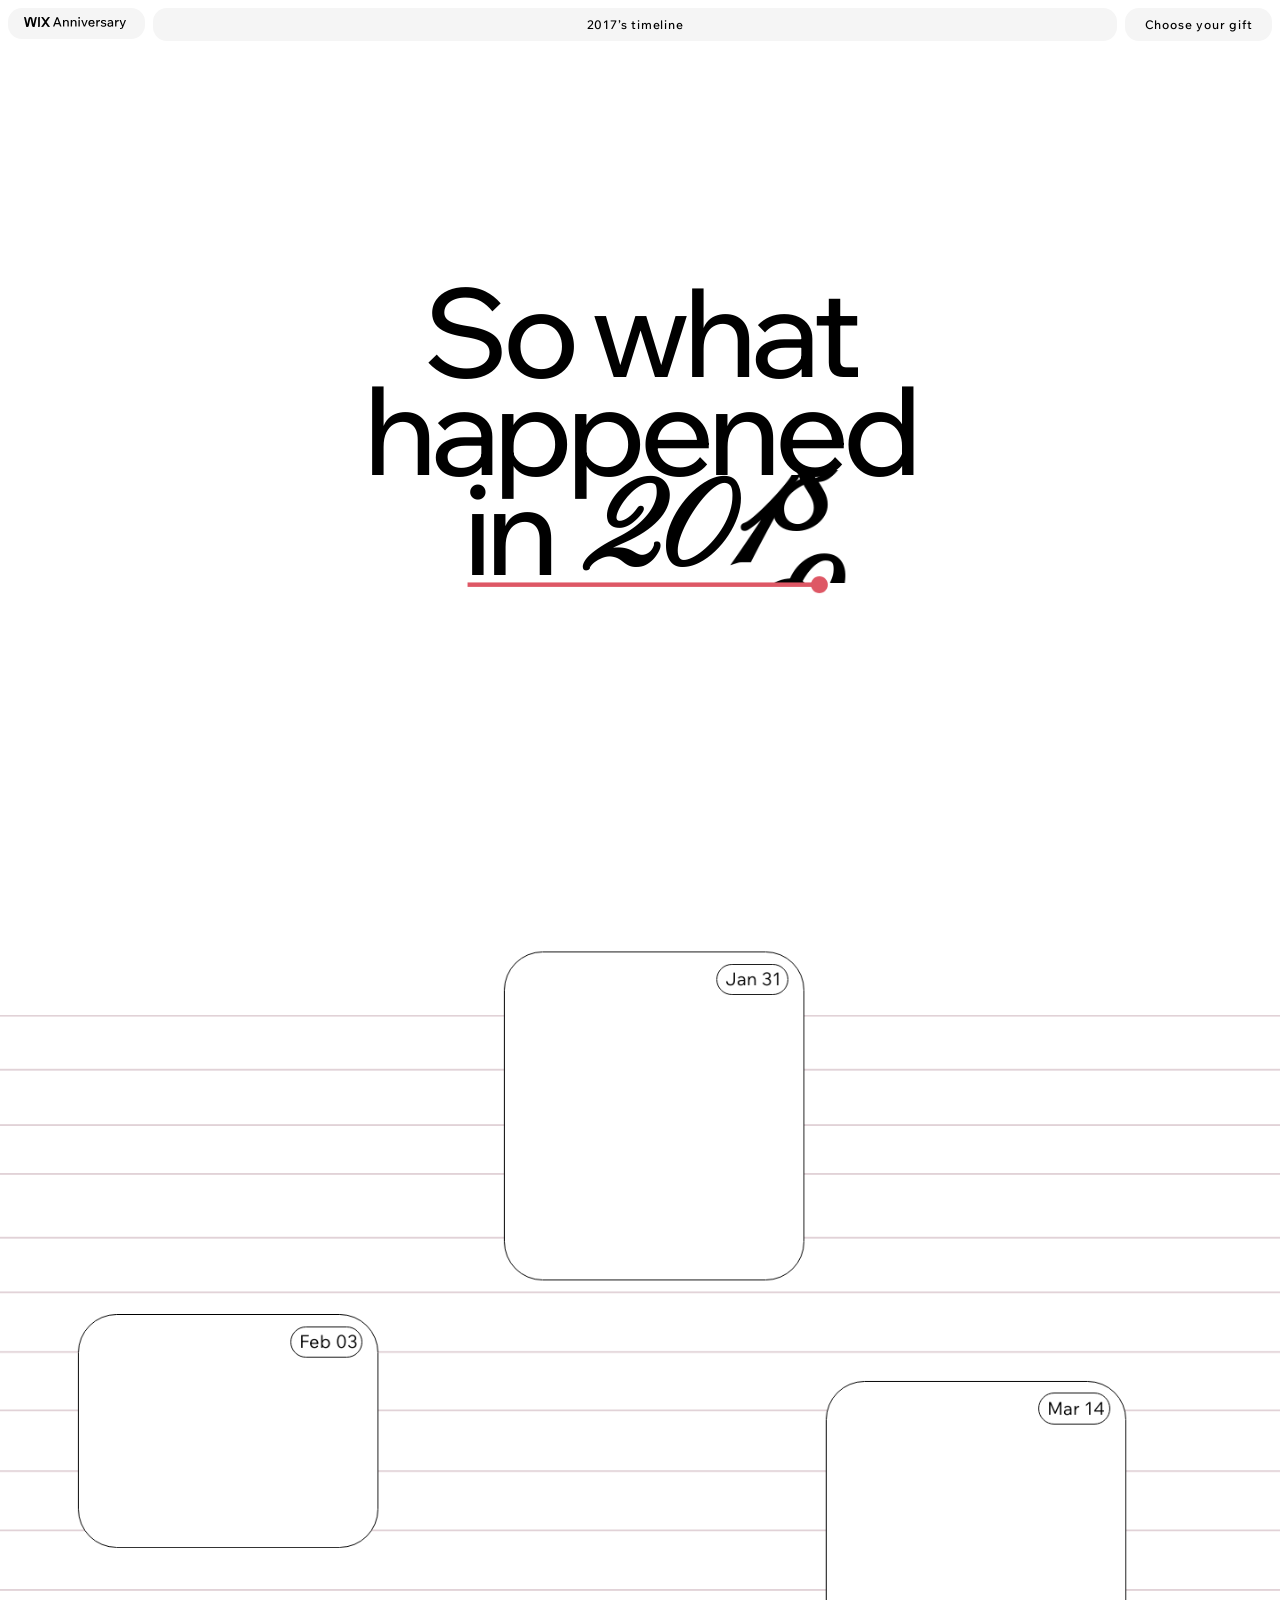
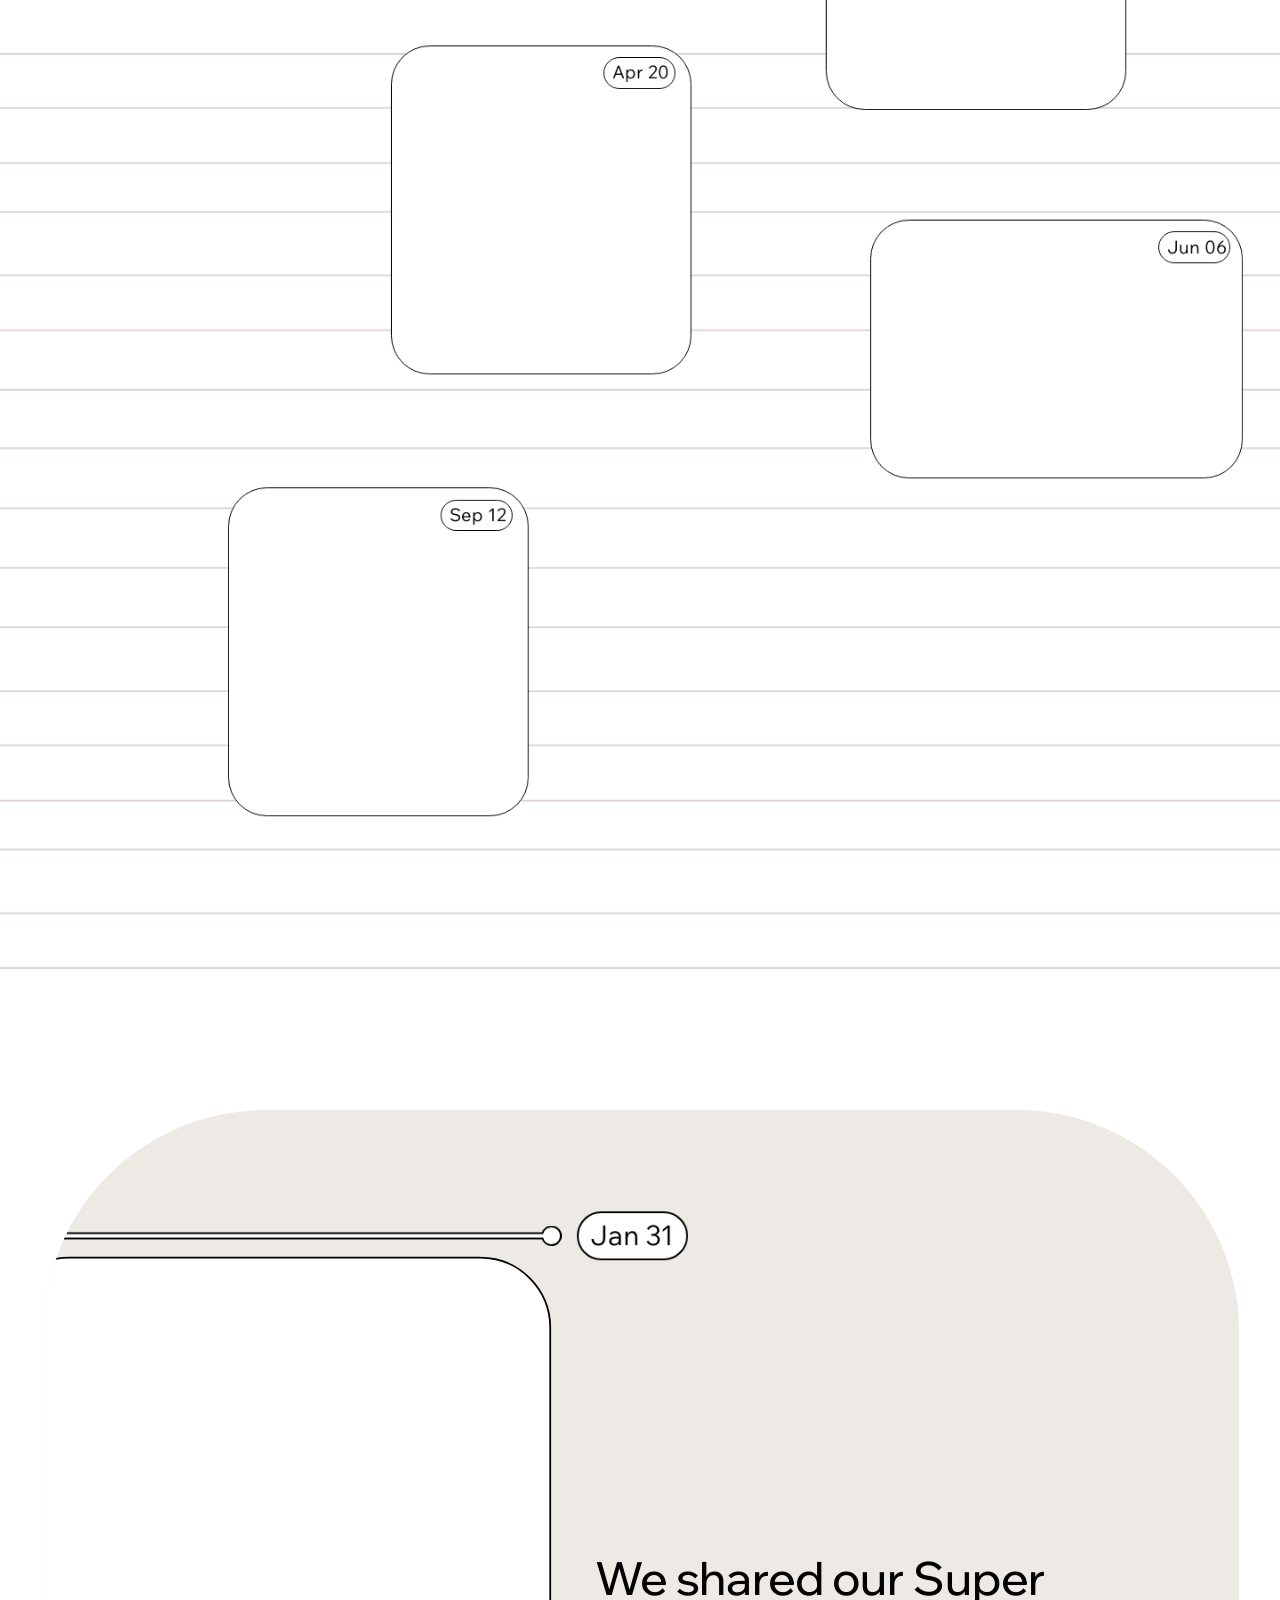
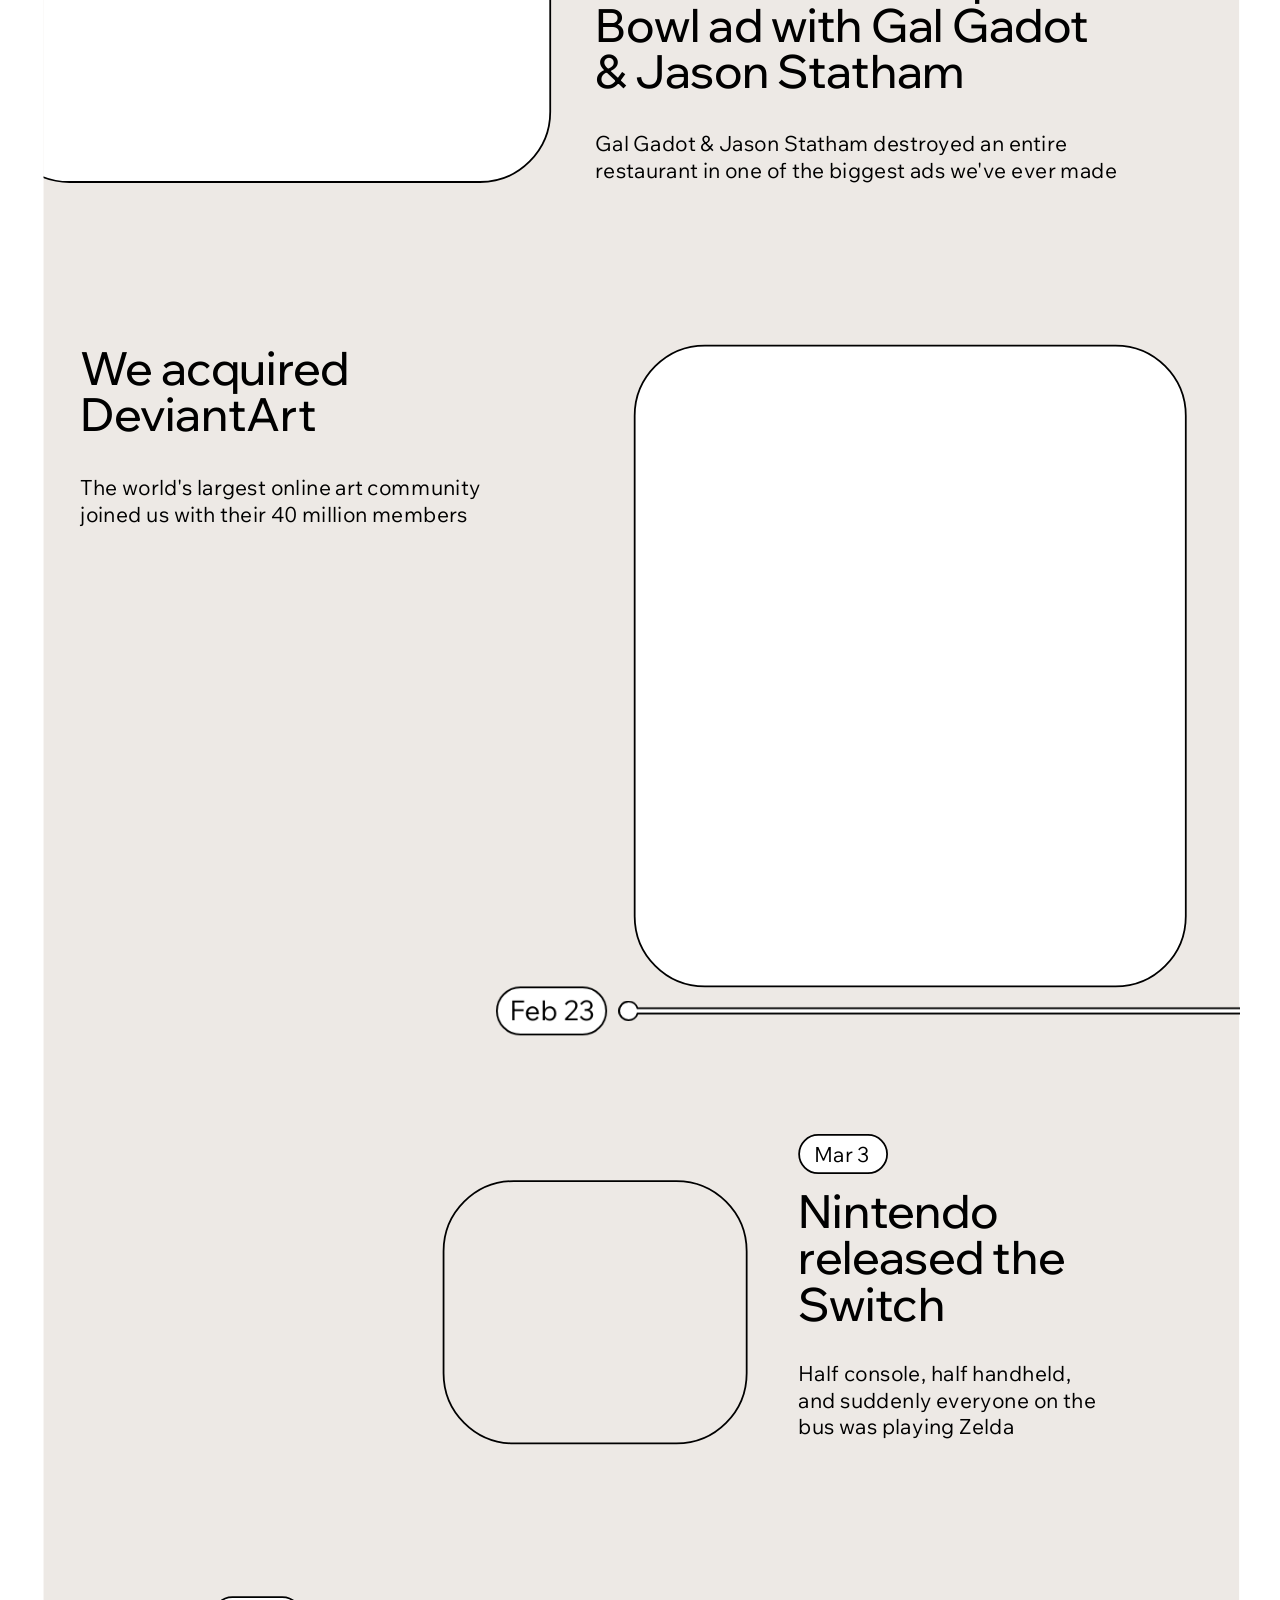
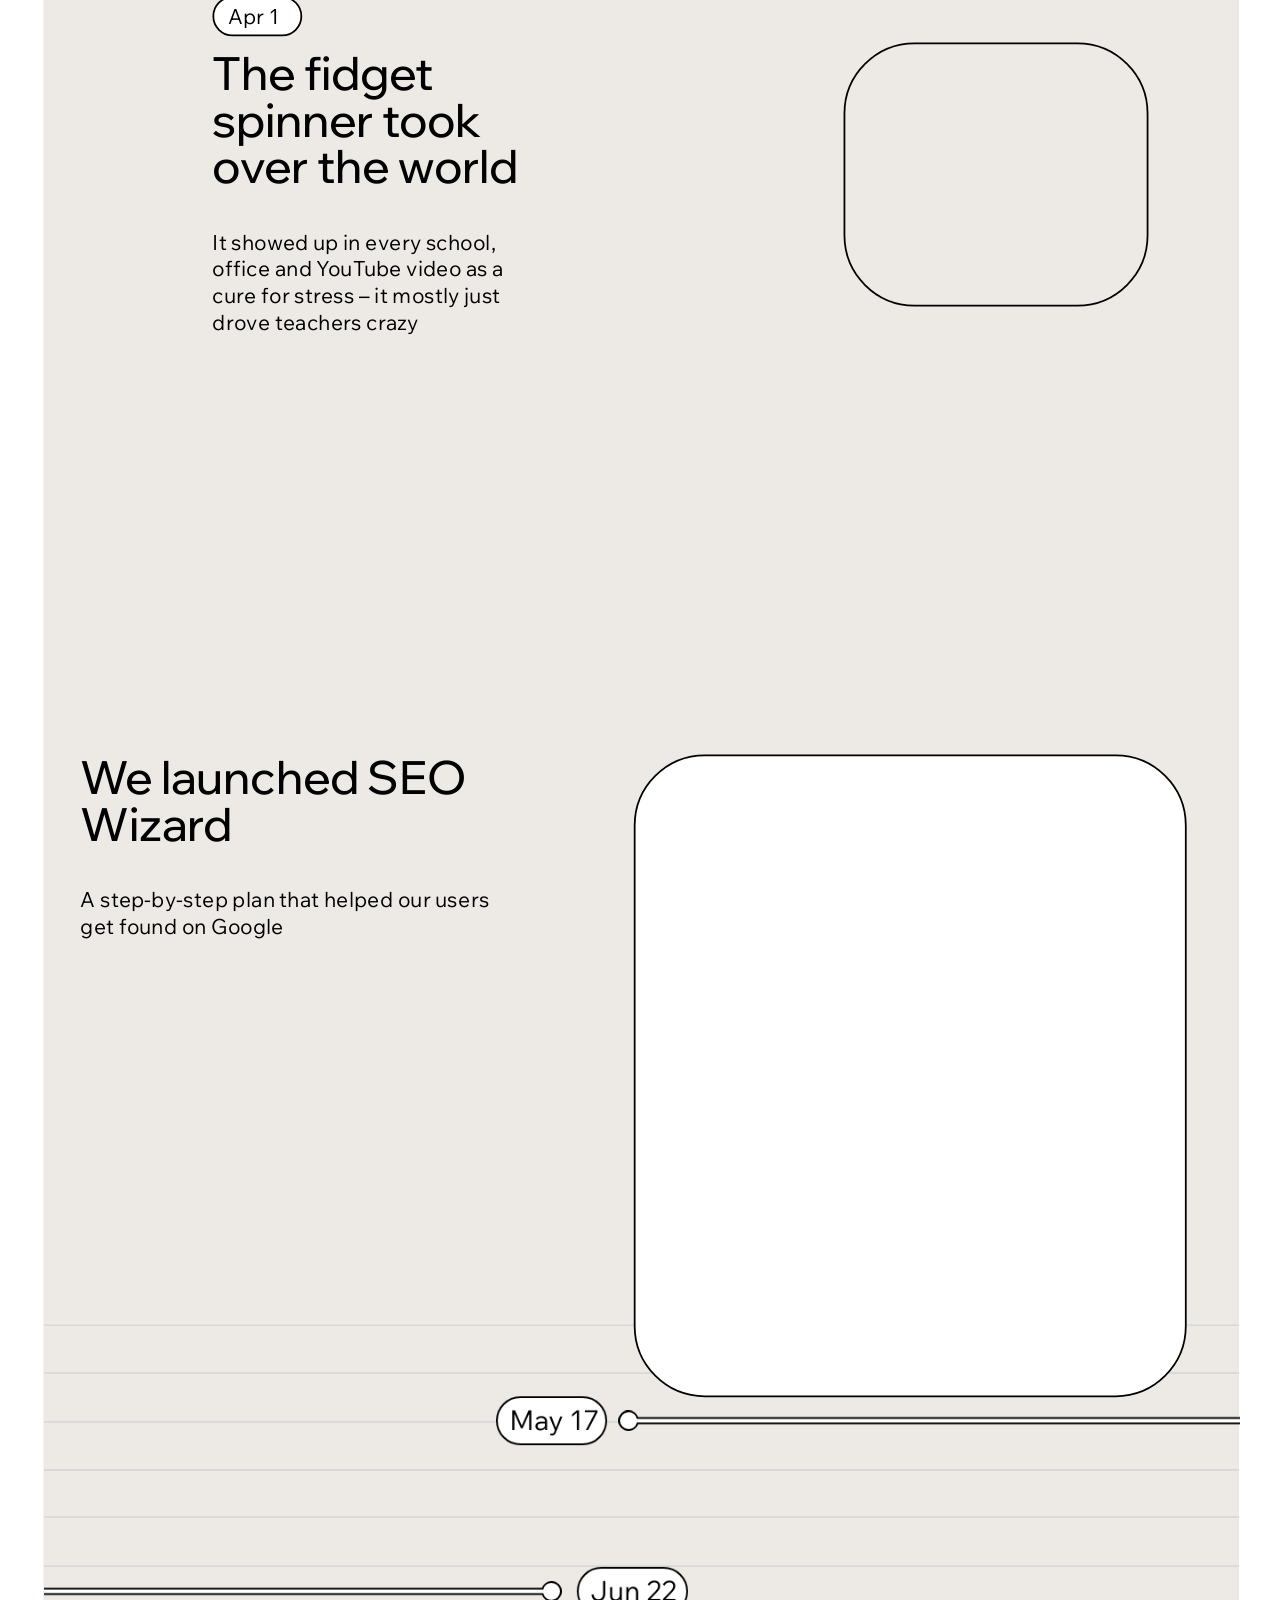
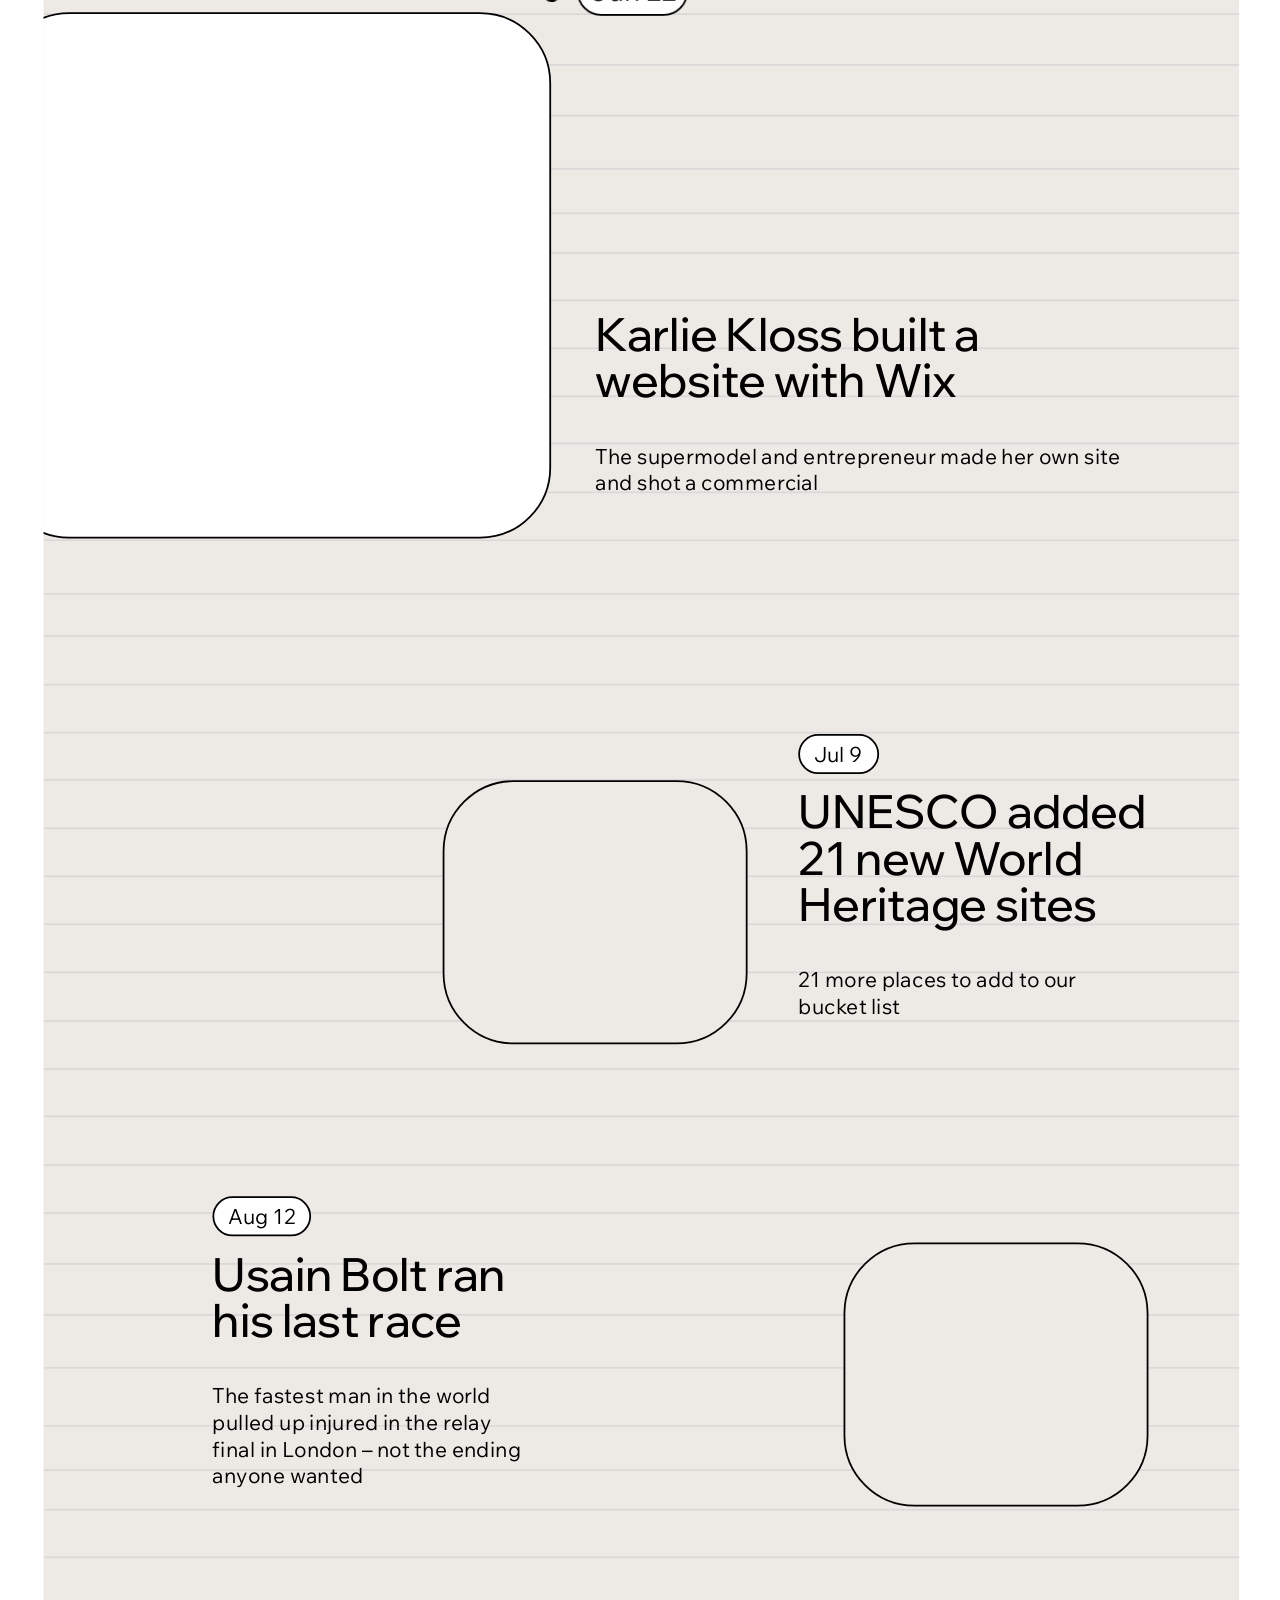
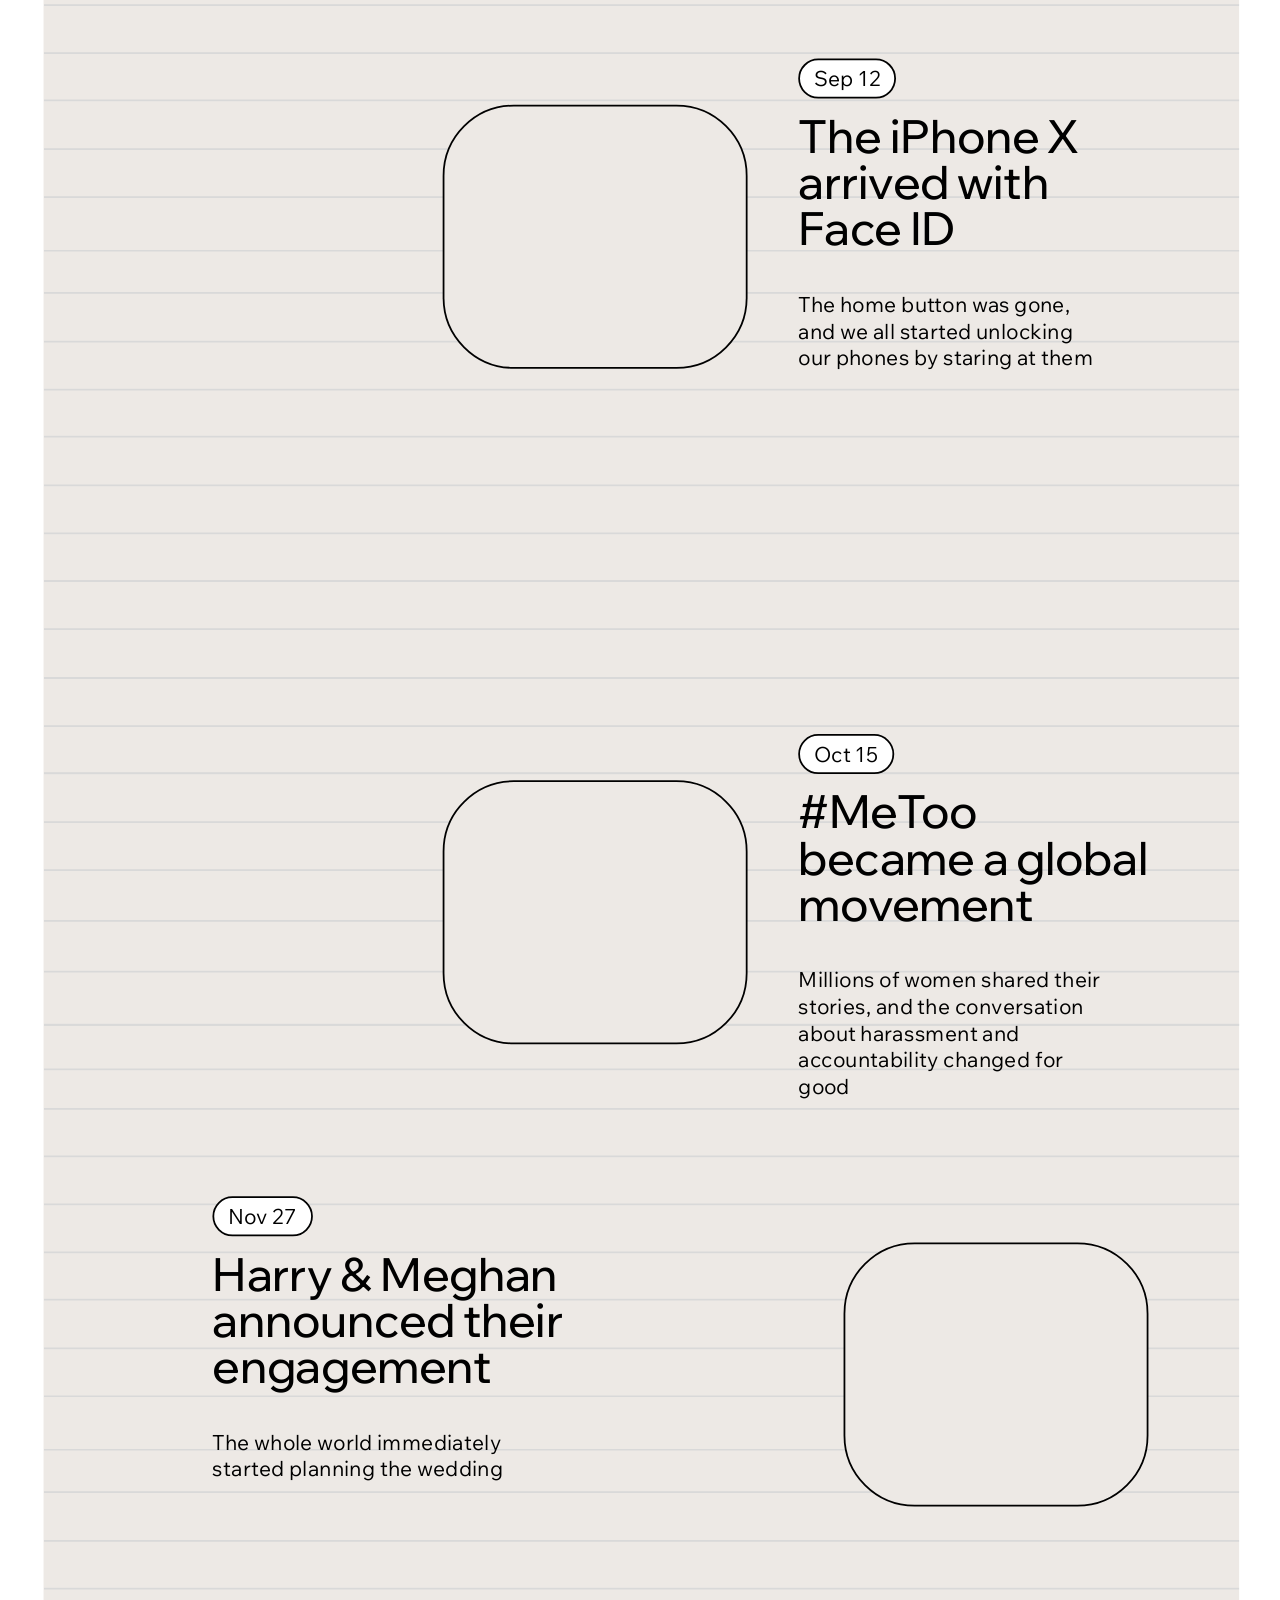
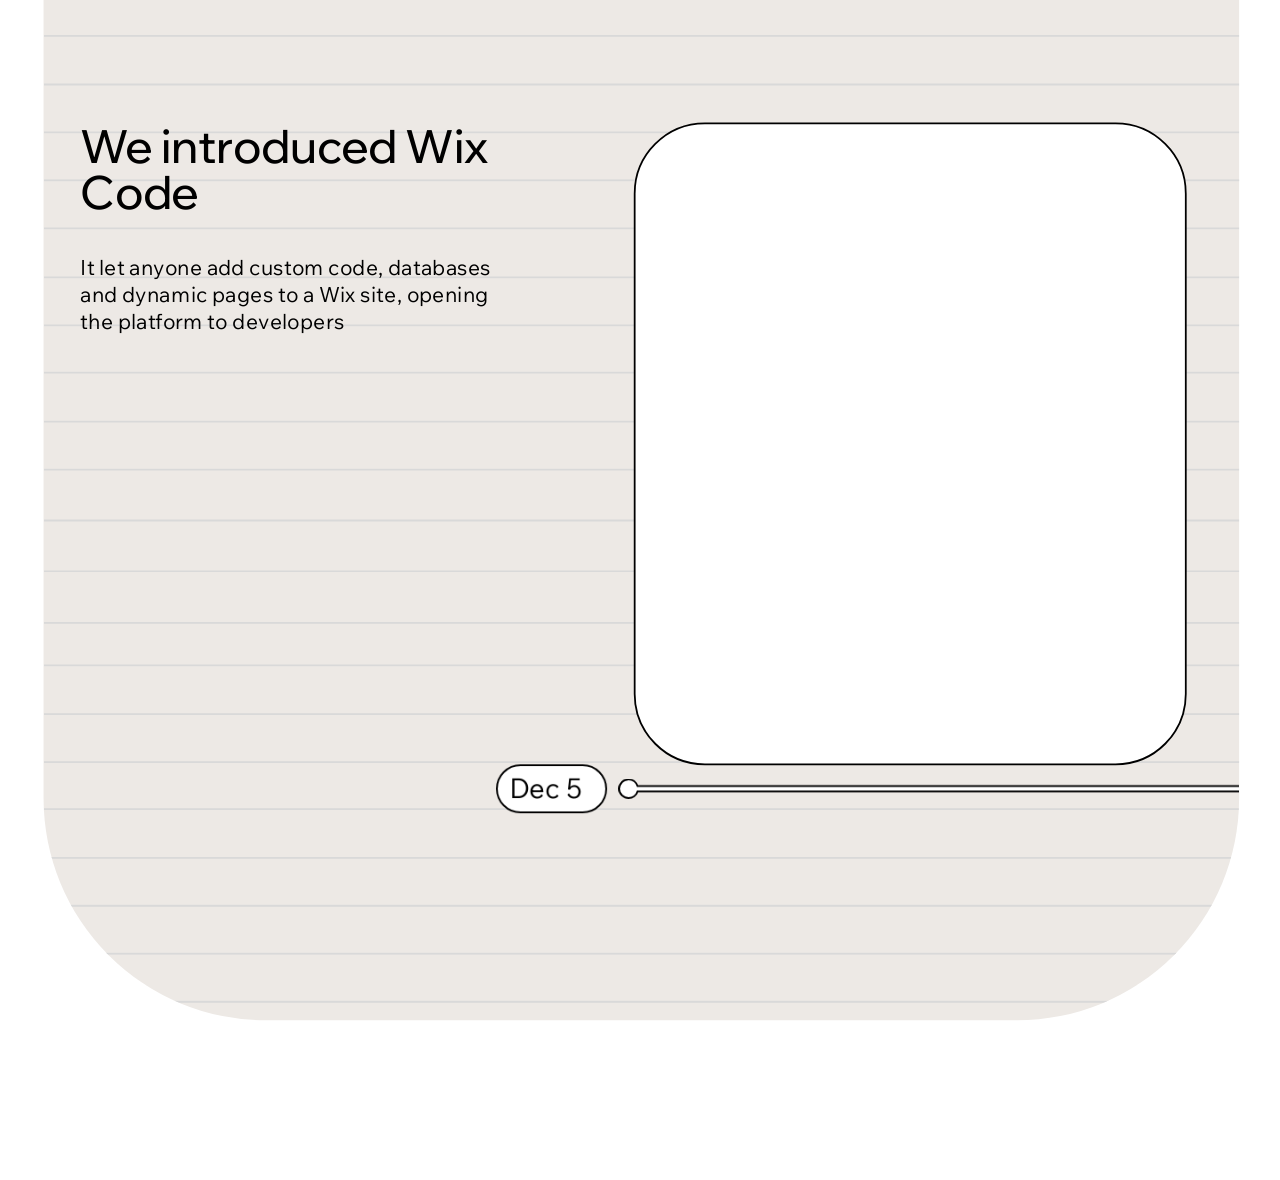
<file: simple.html>
<!doctype html>
<html lang="en">
<head>
  <meta charset="utf-8" />
  <meta name="viewport" content="width=device-width, initial-scale=1" />
  <title>Wix Anniversary</title>
  <link rel="preconnect" href="https://fonts.googleapis.com" />
  <link rel="preconnect" href="https://fonts.gstatic.com" crossorigin />
  <link href="https://fonts.googleapis.com/css2?family=Inter:wght@400&family=Pinyon+Script&family=Wix+Madefor+Display:wght@500&family=Wix+Madefor+Text:wght@400;500&display=swap" rel="stylesheet" />
  <link rel="stylesheet" href="shared.css" />
  <style>
    :root { --paper: #ede9e5; --paper-line: #d9d9d9; }

    /* The hero title stays pinned while event cards rise past it — far cards behind it, near cards in front.
       It comes to rest just above the timeline frame (as in Figma) and then scrolls on with it. */
    .hero__stage { z-index: 2; }

    /* ---------- Field: cards at different depths over notebook lines ---------- */
    .field {
      position: absolute; top: 0; left: 0; right: 0;
      overflow: clip;            /* lines are full-bleed */
      pointer-events: none;
      /* height is set from JS */
    }
    /* the 1440-wide Figma composition, scaled down on narrower screens */
    .field__comp {
      position: absolute; left: 50%;
      width: 1440px; height: 0;
      transform-origin: 50% 0;
      transform: translateX(-50%) scale(var(--comp-scale, 1));
    }
    .field__comp--back  { z-index: 1; }   /* lines + far cards, under the title */
    .field__comp--front { z-index: 3; }   /* near cards, over the title */
    .field__lines {
      position: absolute; left: -1280px; width: 4000px;
      overflow: hidden; will-change: transform;
    }
    .field__lines img { position: absolute; left: 0; width: 100%; height: 647.578px; display: block; }

    .float { position: absolute; left: 0; top: 0; will-change: transform; }
    .card {
      position: relative;
      background: var(--bg);
      border: 1px solid var(--ink); border-radius: 43.473px;
      overflow: hidden;
      transform-origin: 0 0;
    }
    .card__art { position: absolute; display: block; max-width: none; }
    .card__date {
      position: absolute; width: 80.75px; height: 35.498px;
      background: var(--bg);
      border: 1px solid var(--ink); border-radius: 30px;
    }
    .card__date span {
      position: absolute; left: 8.88px; top: 3.25px;   /* Figma 9.88 / 4.25, measured from outside the 1px border */
      font-size: 20px; font-weight: 400; line-height: normal; white-space: nowrap;
    }

    /* ---------- Timeline: the big paper frame that scrolls normally ---------- */
    .timeline { position: relative; z-index: 4; }
    .timeline__comp {
      position: absolute; top: 0; left: 50%;
      width: 1440px;
      transform-origin: 50% 0;
      transform: translateX(-50%) scale(var(--comp-scale, 1));
    }
    .timeline__frame {
      position: absolute; left: 49px; top: 0; width: 1345px;
      background: var(--paper);
      border-radius: 250px;
      overflow: hidden;
    }
    .timeline__lines { position: absolute; z-index: 0; left: 0.16px; width: 1838px; display: block; max-width: none; pointer-events: none; }
    /* entries sit above the ruled paper (Figma draws the lines first) */
    .entry__card, .entry__copy, .entry__date, .entry__rule { z-index: 1; }
    .entry__card {
      position: absolute;
      border: 2px solid var(--ink); border-radius: 80px;
      background: var(--bg); overflow: hidden;
    }
    .entry__card > img { position: absolute; display: block; max-width: none; }
    .entry__card--paper { background: var(--paper); }   /* small cards (world events) blend into the frame */
    .entry__date {
      position: absolute; width: 124.61px; height: 54.779px;
      background: var(--bg);
      border: 2px solid var(--ink); border-radius: 46.295px;
    }
    .entry__date span {
      position: absolute; left: 13.23px; top: 4.56px;   /* Figma 15.23 / 6.56, measured from outside the 2px border */
      font-size: 30.863px; line-height: normal; white-space: nowrap;
    }
    .entry__date--small { width: 100.859px; height: 44.659px; }
    .entry__date--small span { left: 15.24px; font-size: 24px; }
    .entry__copy { position: absolute; color: var(--ink); }
    .entry__title {
      margin: 0;
      font-family: "Wix Madefor Display", "Wix Madefor Text", system-ui, sans-serif;
      font-weight: 500; font-size: 52px; line-height: 1; letter-spacing: -0.52px;
    }
    .entry__text { position: absolute; left: 0; margin: 0; font-size: 24px; line-height: normal; }
    .entry__rule { position: absolute; display: block; height: 23px; }

    /* each rule (line + dot) and its date pill slide in together from their side of the frame */
    .reveal {
      --x: var(--from, 0px);
      transform: translateX(var(--x));
      transition: transform 900ms cubic-bezier(.16, 1, .3, 1);
      will-change: transform;
    }
    .reveal.is-in { --x: 0px; }
    .entry__rule--flip { transform: translateX(var(--x)) rotate(180deg); }   /* Figma rotates this rule 180° */
    @media (prefers-reduced-motion: reduce) { .reveal { --x: 0px; transition: none; } }

    /* phones: the timeline stacks in normal flow */
    @media (max-width: 699px) {
      .timeline__comp { position: static; width: auto; transform: none; padding: 0 8px; }
      .timeline__frame {
        position: static; width: auto; border-radius: 60px;
        padding: 72px 20px 96px; display: flex; flex-direction: column; gap: 20px;
      }
      .entry__copy, .entry__text { position: static !important; width: auto !important; height: auto !important; }
      .entry__copy { display: flex; flex-direction: column; gap: 16px; }
      .entry__title { width: auto !important; height: auto !important; }
      .timeline__lines { display: none; }
      .entry__title { font-size: 36px; }
      .entry__text { font-size: 18px; }
      .entry__card {
        position: relative !important; inset: auto !important;
        width: 100% !important; height: auto !important; aspect-ratio: 622 / 723; margin: 8px 0 48px;
      }
      .entry__date { position: relative !important; inset: auto !important; order: -1; margin-bottom: 4px; }
      .reveal { --x: 0px; transition: none; }
      .entry__rule { display: none; }
      .entry__card > img { left: 0 !important; top: 0 !important; width: 100% !important; height: 100% !important; object-fit: cover; }
      .entry__card > img.entry__bg { display: none; }
      /* each entry: text first, then its card */
      .entry { display: flex !important; flex-direction: column; }
      .entry__copy { order: 0; } .entry__card { order: 1; }
    }
  </style>
</head>
<body data-version="simple">
  <main>
    <!-- the hero is inserted here by shared.js -->
    <div class="field" id="field" aria-hidden="true">
      <div class="field__comp field__comp--back" id="fieldBack">
        <div class="field__lines" id="fieldLines"></div>
      </div>
      <div class="field__comp field__comp--front" id="fieldFront"></div>
    </div>

    <section class="timeline" id="timeline" aria-label="2017 timeline">
      <div class="timeline__comp" id="timelineComp">
        <div class="timeline__frame" id="timelineFrame">
          <!-- positions are relative to the frame (Figma: frame at 49, 1956 in the 1440 composition) -->
          <img class="entry__rule reveal" data-reveal="r1" src="assets/timeline-rule-1.svg" alt="" style="left:-14.52px;top:130.22px;width:597.758px;--from:-760px" />
          <div class="entry">
            <div class="entry__date reveal" data-reveal="r1" style="left:600px;top:114.33px;--from:-760px"><span>Jan 31</span></div>
            <div class="entry__card" style="left:-51px;top:165px;width:622px;height:592px"></div>
            <div class="entry__copy" style="left:620.62px;top:501.46px;width:631.04px;height:255.54px">
              <h2 class="entry__title" style="width:589.938px;height:151.542px">We shared our Super Bowl ad with Gal Gadot &amp; Jason Statham</h2>
              <p class="entry__text" style="top:195.54px;width:631.04px">Gal Gadot &amp; Jason Statham destroyed an entire restaurant in one of the biggest ads we've ever made</p>
            </div>
          </div>
          <div class="entry">
            <div class="entry__date reveal" data-reveal="r2" style="left:508.7px;top:1660.89px;--from:860px"><span>Feb 23</span></div>
            <div class="entry__card" style="left:664.12px;top:939px;width:622px;height:723px"></div>
            <div class="entry__copy" style="left:41.45px;top:939px;width:495.2px;height:204.63px">
              <h2 class="entry__title" style="width:468.906px;height:100.627px">We acquired DeviantArt</h2>
              <p class="entry__text" style="top:144.63px;width:495.2px">The world's largest online art community joined us with their 40 million members</p>
            </div>
          </div>
          <!-- Figma rotates this one 180°, so its dot sits on the left -->
          <img class="entry__rule entry__rule--flip reveal" data-reveal="r2" src="assets/timeline-rule-2.svg" alt="" style="left:646.94px;top:1676.78px;width:759.641px;--from:860px" />
          <div class="entry">
            <div class="entry__date entry__date--small" style="left:849.12px;top:1827px"><span>Mar 3</span></div>
            <div class="entry__card entry__card--paper" style="left:449.12px;top:1878.94px;width:343px;height:297px"></div>
            <div class="entry__copy" style="left:849.06px;top:1887.78px;width:495.2px;height:343.16px">
              <h2 class="entry__title" style="width:407.008px;height:149.161px">Nintendo released the Switch</h2>
              <p class="entry__text" style="top:193.16px;width:347.758px">Half console, half handheld, and suddenly everyone on the bus was playing Zelda</p>
            </div>
          </div>
          <!-- Apr 1 (world event: small card, like Aug 12) -->
          <div class="entry">
            <div class="entry__date entry__date--small" style="left:190.06px;top:2347px"><span>Apr 1</span></div>
            <div class="entry__card entry__card--paper" style="left:900px;top:2398.94px;width:343px;height:297px"></div>
            <div class="entry__copy" style="left:190px;top:2407.78px;width:495.2px">
              <h2 class="entry__title" style="width:407.01px">The fidget spinner took over the world</h2>
              <p class="entry__text" style="top:200px;width:347.76px">It showed up in every school, office and YouTube video as a cure for stress – it mostly just drove teachers crazy</p>
            </div>
          </div>
          <!-- May 17 -->
          <div class="entry">
            <div class="entry__date reveal" data-reveal="r4" style="left:508.7px;top:3921.89px;--from:860px"><span>May 17</span></div>
            <div class="entry__card" style="left:664.12px;top:3200px;width:622px;height:723px"></div>
            <div class="entry__copy" style="left:41.45px;top:3200px;width:495.2px">
              <h2 class="entry__title" style="width:468.91px">We launched SEO Wizard</h2>
              <p class="entry__text" style="top:148px;width:495.2px">A step-by-step plan that helped our users get found on Google</p>
            </div>
          </div>
          <img class="entry__rule entry__rule--flip reveal" data-reveal="r4" src="assets/timeline-rule-2.svg" alt="" style="left:646.94px;top:3937.78px;width:759.641px;--from:860px" />
          <!-- Jun 22 -->
          <img class="entry__rule reveal" data-reveal="r5" src="assets/timeline-rule-1.svg" alt="" style="left:-14.52px;top:4130.22px;width:597.758px;--from:-760px" />
          <div class="entry">
            <div class="entry__date reveal" data-reveal="r5" style="left:600px;top:4114.33px;--from:-760px"><span>Jun 22</span></div>
            <div class="entry__card" style="left:-51px;top:4165px;width:622px;height:592px"></div>
            <div class="entry__copy" style="left:620.62px;top:4501.46px;width:631.04px">
              <h2 class="entry__title" style="width:589.94px">Karlie Kloss built a website with Wix</h2>
              <p class="entry__text" style="top:148px;width:631.04px">The supermodel and entrepreneur made her own site and shot a commercial</p>
            </div>
          </div>
          <!-- Jul 9 -->
          <div class="entry">
            <div class="entry__date entry__date--small" style="left:849.12px;top:4977px;width:90.6px"><span>Jul 9</span></div>
            <div class="entry__card entry__card--paper" style="left:449.12px;top:5028.94px;width:343px;height:297px"></div>
            <div class="entry__copy" style="left:849.06px;top:5037.78px;width:495.2px">
              <h2 class="entry__title" style="width:407.01px">UNESCO added 21 new World Heritage sites</h2>
              <p class="entry__text" style="top:200px;width:347.76px">21 more places to add to our bucket list</p>
            </div>
          </div>
          <!-- Aug 12 -->
          <div class="entry">
            <div class="entry__date entry__date--small" style="left:190.06px;top:5497px;width:110.6px"><span>Aug 12</span></div>
            <div class="entry__card entry__card--paper" style="left:900px;top:5548.94px;width:343px;height:297px"></div>
            <div class="entry__copy" style="left:190px;top:5557.78px;width:495.2px">
              <h2 class="entry__title" style="width:407.01px">Usain Bolt ran his last race</h2>
              <p class="entry__text" style="top:148px;width:347.76px">The fastest man in the world pulled up injured in the relay final in London – not the ending anyone wanted</p>
            </div>
          </div>
          <!-- Sep 12 (world event: small card, like Jul 9) -->
          <div class="entry">
            <div class="entry__date entry__date--small" style="left:849.12px;top:6017px;width:109.6px"><span>Sep 12</span></div>
            <div class="entry__card entry__card--paper" style="left:449.12px;top:6068.94px;width:343px;height:297px"></div>
            <div class="entry__copy" style="left:849.06px;top:6077.78px;width:495.2px">
              <h2 class="entry__title" style="width:407.01px">The iPhone X arrived with Face ID</h2>
              <p class="entry__text" style="top:200px;width:347.76px">The home button was gone, and we all started unlocking our phones by staring at them</p>
            </div>
          </div>
          <!-- Oct 15 -->
          <div class="entry">
            <div class="entry__date entry__date--small" style="left:849.12px;top:6777px;width:107.6px"><span>Oct 15</span></div>
            <div class="entry__card entry__card--paper" style="left:449.12px;top:6828.94px;width:343px;height:297px"></div>
            <div class="entry__copy" style="left:849.06px;top:6837.78px;width:495.2px">
              <h2 class="entry__title" style="width:407.01px">#MeToo became a global movement</h2>
              <p class="entry__text" style="top:200px;width:347.76px">Millions of women shared their stories, and the conversation about harassment and accountability changed for good</p>
            </div>
          </div>
          <!-- Nov 27 -->
          <div class="entry">
            <div class="entry__date entry__date--small" style="left:190.06px;top:7297px;width:112.6px"><span>Nov 27</span></div>
            <div class="entry__card entry__card--paper" style="left:900px;top:7348.94px;width:343px;height:297px"></div>
            <div class="entry__copy" style="left:190px;top:7357.78px;width:495.2px">
              <h2 class="entry__title" style="width:407.01px">Harry &amp; Meghan announced their engagement</h2>
              <p class="entry__text" style="top:200px;width:347.76px">The whole world immediately started planning the wedding</p>
            </div>
          </div>
          <!-- Dec 5 -->
          <div class="entry">
            <div class="entry__date reveal" data-reveal="r6" style="left:508.7px;top:8610.89px;--from:860px"><span>Dec 5</span></div>
            <div class="entry__card" style="left:664.12px;top:7889px;width:622px;height:723px"></div>
            <div class="entry__copy" style="left:41.45px;top:7889px;width:495.2px">
              <h2 class="entry__title" style="width:468.91px">We introduced Wix Code</h2>
              <p class="entry__text" style="top:148px;width:495.2px">It let anyone add custom code, databases and dynamic pages to a Wix site, opening the platform to developers</p>
            </div>
          </div>
          <img class="entry__rule entry__rule--flip reveal" data-reveal="r6" src="assets/timeline-rule-2.svg" alt="" style="left:646.94px;top:8626.78px;width:759.641px;--from:860px" />
          <!-- ruled paper further down the frame -->
          <img class="timeline__lines" src="assets/paper-lines-499.svg" alt="" style="top:3841.2px;height:501px" />
          <img class="timeline__lines" src="assets/paper-lines-418.svg" alt="" style="top:4340.2px;height:420px" />
          <img class="timeline__lines" src="assets/paper-lines-372.svg" alt="" style="top:4818.2px;height:374px" />
          <img class="timeline__lines" src="assets/paper-lines-499.svg" alt="" style="top:5190.2px;height:501px" />
          <img class="timeline__lines" src="assets/paper-lines-418.svg" alt="" style="top:5754.2px;height:420px" />
          <img class="timeline__lines" src="assets/paper-lines-372.svg" alt="" style="top:6232.2px;height:374px" />
          <img class="timeline__lines" src="assets/paper-lines-499.svg" alt="" style="top:6604.2px;height:501px" />
          <img class="timeline__lines" src="assets/paper-lines-418.svg" alt="" style="top:7103.2px;height:420px" />
          <img class="timeline__lines" src="assets/paper-lines-372.svg" alt="" style="top:7581.2px;height:374px" />
          <img class="timeline__lines" src="assets/paper-lines-439.svg" alt="" style="top:7953.2px;height:441.344px" />
          <img class="timeline__lines" src="assets/paper-lines-372.svg" alt="" style="top:8451.31px;height:374px" />
          <img class="timeline__lines" src="assets/paper-lines-439.svg" alt="" style="top:8823.31px;height:441.344px" />
          <img class="timeline__lines" src="assets/paper-lines-264.svg" alt="" style="top:9323.31px;height:266.206px" />
          <img class="timeline__lines" src="assets/paper-lines-156.svg" alt="" style=" left:2.16px;top:9637.31px;height:158.412px" />
          <img class="timeline__lines" src="assets/paper-lines-439.svg" alt="" style="top:9844.31px;height:441.344px" />
        </div>
      </div>
    </section>
  </main>

  <script src="shared.js"></script>
  <script>
    // "simple" version: event cards rise past the pinned hero title, the title comes to rest just above the
    // timeline frame, and from there the page scrolls normally.
    const fieldEl = document.getElementById("field");
    const fieldBack = document.getElementById("fieldBack");
    const fieldFront = document.getElementById("fieldFront");
    const fieldLines = document.getElementById("fieldLines");
    const timeline = document.getElementById("timeline");
    const timelineComp = document.getElementById("timelineComp");
    const timelineFrame = document.getElementById("timelineFrame");

    // ---- Figma composition (1440 wide), all y values in its coordinates ----
    const COMP_W = 1440;
    const TITLE_Y = 1561;          // top of "So what happened" in the composition
    const FRAME_Y = 1956;          // top of the timeline frame
    const FRAME_H = 8899;          // timeline frame (Figma), all twelve 2017 events
    const TITLE_TOP = -189.39;     // "So what" top relative to the hero composition centre (shared.css)
    const MOBILE = 700;

    // Cards (reading order) — position/size, the date pill spot, optional art ({ src, x, y, w, h }), and a depth:
    // how much faster than the page the card rises (higher = closer to you, passes in front of the title).
    const CARDS = [
      { x: 566.88, y: -62.06, w: 338, h: 370, pill: [238.34, 12.98], depth: 0.12 },
      { x: 87.66, y: 258.88, w: 338, h: 263, pill: [238.34, 12.55], depth: 0.38 },
      { x: 929, y: 381, w: 338, h: 370, pill: [238.0, 12.44], depth: 0.24 },
      { x: 439.82, y: 558.23, w: 338, h: 370, pill: [238.18, 12.21], depth: 0.6 },
      { x: 979, y: 928, w: 419, h: 291, pill: [323.0, 12.44], depth: 0.08 },
      { x: 256.66, y: 1105.46, w: 338, h: 370, pill: [238.34, 12.98], depth: 0.45 },
    ];
    const FRONT_DEPTH = 0.3;      // cards rising at least this fast pass in front of the title
    const LINES_DEPTH = -0.08;    // the paper sits furthest back: it rises a little slower than the page
    // notebook lines: three repeats from y 76.45, the last one cut off at y 1824 (Figma)
    const LINES_TOP = 76.45, LINES_BOTTOM = 1824, LINES_PERIOD = 717.51;

    // ---- build ----
    const floats = CARDS.map((c, i) => {
      const f = document.createElement("div");
      f.className = "float";
      f.style.zIndex = String(Math.round(c.depth * 100) + 1);   // closer cards paint above further ones
      f.innerHTML = `
        <article class="card" style="width:${c.w}px;height:${c.h}px">
          ${c.art ? `<img class="card__art" src="${c.art.src}" alt="" loading="lazy"
               style="left:${c.art.x}px;top:${c.art.y}px;width:${c.art.w}px;height:${c.art.h}px" />` : ""}
          <div class="card__date" style="left:${c.pill[0]}px;top:${c.pill[1]}px"><span>${EVENTS[i % EVENTS.length].date}</span></div>
        </article>`;
      (c.depth >= FRONT_DEPTH ? fieldFront : fieldBack).appendChild(f);
      return { el: f, card: f.firstElementChild, cfg: c, x: 0, y: 0, s: 1 };
    });
    fieldLines.style.top = `${LINES_TOP}px`;
    fieldLines.style.height = `${LINES_BOTTOM - LINES_TOP}px`;
    for (let top = 0; top < LINES_BOTTOM - LINES_TOP; top += LINES_PERIOD) {
      const img = document.createElement("img");
      img.src = "assets/notebook-lines.svg"; img.alt = "";
      img.style.top = `${top.toFixed(2)}px`;
      fieldLines.appendChild(img);
    }

    // ---- layout ----
    // S: composition scale; U: scroll distance the title stays pinned; D0: document y of the composition's top.
    let S = 1, U = 0, D0 = 0, depthScale = 1;

    function layout() {
      const vw = innerWidth, vh = innerHeight;
      const mobile = vw < MOBILE;
      let titleY, frameY, heroScale;

      if (!mobile) {
        // title and cards share one scale so they line up exactly as in Figma
        S = Math.min(1, vw / COMP_W, (vh - 80) / 520);
        heroScale = S;
        depthScale = 1;
        floats.forEach(f => { f.x = f.cfg.x; f.y = f.cfg.y; f.s = 1; });
        titleY = TITLE_Y; frameY = FRAME_Y;
      } else {
        // phones: cards in one column (viewport px), title below them, then the stacked timeline
        S = 1;
        heroScale = parseFloat(getComputedStyle(heroComp).getPropertyValue("--hero-scale")) || 0.5;
        depthScale = 0.4;
        let y = 0;
        floats.forEach((f, i) => {
          f.s = Math.min(1, (vw * 0.78) / f.cfg.w);
          f.x = i % 2 === 0 ? 16 : vw - 16 - f.cfg.w * f.s;
          f.y = y;
          y += f.cfg.h * f.s + 40;
        });
        titleY = y + 160;
        frameY = titleY + (FRAME_Y - TITLE_Y) * heroScale;
      }
      heroComp.style.setProperty("--hero-scale", heroScale.toFixed(4));
      [fieldBack, fieldFront, timelineComp].forEach(c => c.style.setProperty("--comp-scale", S.toFixed(4)));
      floats.forEach(f => { f.card.style.transform = f.s === 1 ? "" : `scale(${f.s.toFixed(4)})`; });
      fieldLines.style.display = mobile ? "none" : "";

      // The composition starts just below the first screen; the title is released when its composition spot
      // reaches its pinned spot on screen, so it lands right above the timeline frame.
      D0 = vh + 80 * S;
      U = D0 + titleY * S - (vh / 2 + TITLE_TOP * heroScale);
      hero.style.height = `${(U + vh).toFixed(1)}px`;
      [fieldBack, fieldFront].forEach(c => { c.style.top = `${D0.toFixed(1)}px`; });

      const frameTop = D0 + frameY * S;            // document y of the timeline frame
      timeline.style.marginTop = `${(frameTop - (U + vh)).toFixed(1)}px`;
      if (!mobile) {
        timelineFrame.style.height = `${FRAME_H}px`;
        timelineComp.style.height = `${FRAME_H}px`;
        timeline.style.height = `${(FRAME_H * S + 160).toFixed(1)}px`;
      } else {
        timelineFrame.style.height = timelineComp.style.height = timeline.style.height = "";
      }
      fieldEl.style.height = `${frameTop.toFixed(1)}px`;
    }

    function renderField(y) {
      // < 0 while the title is pinned; from 0 on every card sits at its Figma spot and scrolls with the page
      const s = Math.min(0, (y - U) / S);
      floats.forEach(f => {
        const dy = -s * f.cfg.depth * depthScale;
        f.el.style.transform = `translate(${f.x.toFixed(2)}px, ${(f.y + dy).toFixed(2)}px)`;
      });
      fieldLines.style.transform = `translateY(${(-s * LINES_DEPTH).toFixed(2)}px)`;
    }

    // ---- rules + date pills slide in when their rule reaches the screen ----
    const revealGroups = {};
    document.querySelectorAll("[data-reveal]").forEach(el => (revealGroups[el.dataset.reveal] ||= []).push(el));
    // The moving pieces start outside the frame (clipped), so watch a still marker on each rule's line.
    // Checked every frame, so a rule you jump past (e.g. via the header link) still ends up in place.
    const revealMarkers = Object.entries(revealGroups).map(([key, group]) => {
      const rule = group.find(el => el.classList.contains("entry__rule")) || group[0];
      const marker = document.createElement("span");
      marker.setAttribute("aria-hidden", "true");
      marker.style.cssText = `position:absolute;left:50%;top:${rule.style.top};width:1px;height:23px;pointer-events:none`;
      timelineFrame.appendChild(marker);
      return { marker, group, done: false };
    });
    Site.onFrame(() => {
      for (const r of revealMarkers) {
        if (r.done) continue;
        if (r.marker.getBoundingClientRect().top < innerHeight * 0.8) {
          r.group.forEach(el => el.classList.add("is-in"));
          r.done = true;
        }
      }
    });

    // the dot and the countdown run while the title is pinned and the cards rise past it
    Site.setHeroRange(() => ({ start: 0, length: U }));
    Site.onLayout(layout);
    Site.onFrame(renderField);
    Site.start();
  </script>
</body>
</html>
</file>
<file: shared.css>
/* Shared by both versions: tokens, header, hero */

:root {
  --bg: #ffffff;
  --ink: #000000;
  --chip: #f5f5f5;
  --accent: #de5765;
}

* { box-sizing: border-box; }
html, body { margin: 0; background: var(--bg); color: var(--ink); }
body { overflow-x: hidden; font-family: "Wix Madefor Text", system-ui, sans-serif; }
/* draw text the way Figma does (greyscale antialiasing): the Mac default thickens strokes, so Medium read heavier than in the design */
body { -webkit-font-smoothing: antialiased; -moz-osx-font-smoothing: grayscale; }

/* ---------- Header ---------- */
.header {
  position: fixed; z-index: 10;
  /* no band: the page shows through round the chips */
  top: 0; left: 0; right: 0; height: 39px; padding: 8px 8px 0;
  display: flex; gap: 8px; align-items: flex-start;
  background: transparent;
}
.header__brand, .header__link {
  display: flex; align-items: center;
  height: 33px; padding: 9px 16px;
  background: var(--chip); border-radius: 14px;
  overflow: hidden;
}
.header__brand { flex: 0 0 137px; height: 30.5px; color: inherit; text-decoration: none; cursor: pointer; }
.header__link {
  flex: 0 0 147px; justify-content: center;
  font-family: "Wix Madefor Text", system-ui, sans-serif; font-weight: 500;
  font-size: 12px; line-height: 15px; letter-spacing: 0.8px;
  color: var(--ink); text-decoration: none; white-space: nowrap;
}
/* the timeline bar takes the room between the brand and the gift link; its frames keep their place in it */
.header__link.header__timeline { position: relative; flex: 1 1 auto; min-width: 0; }
.header__timeline-label { position: relative; }
.header__seg {
  position: absolute; top: 3.33px; height: 24.57px;
  left: calc(var(--x) / 1124 * 100%); width: calc(var(--w) / 1124 * 100%);
  background: var(--c); border-radius: 5px;
  /* fills in from the left */
  clip-path: inset(0 calc(100% - var(--fill, 0) * 100%) 0 0 round 5px);
}
.header__seg:first-child { border-radius: 10px 5px 5px 10px; }
.header__seg:nth-last-child(2) { border-radius: 5px 10px 10px 5px; }
.logo { position: relative; width: 102.234px; height: 12.495px; flex: none; }
.logo__wix {
  position: absolute; inset: 1.28% 75.04% 19.63% 0;
  -webkit-mask: url("assets/logo-wix-mask.svg") 0 0.001px / 25.523px 9.881px no-repeat;
          mask: url("assets/logo-wix-mask.svg") 0 0.001px / 25.523px 9.881px no-repeat;
}
.logo__wix img, .logo__text img { position: absolute; inset: 0; display: block; width: 100%; height: 100%; }
.logo__text { position: absolute; inset: 0.99% 0 0.98% 28.19%; }

/* ---------- Hero: "So what happened in 2017" ---------- */
.hero {
  position: relative;
  /* height is set from JS: one viewport + the distance the text stays pinned */
}
.hero__stage {
  position: sticky; top: 0;
  height: 100vh; height: 100svh;
  overflow: hidden;
}
/* composition origin = centre of the 1440×724 frame (720, 362) */
.hero__comp {
  position: absolute; left: 50%; top: 50%;
  width: 0; height: 0;
  transform: scale(var(--hero-scale, 1));
}
/* red underline under "in 2017", with a dot that travels along it */
.hero__rule { position: absolute; left: -194.09px; top: 149.32px; width: 399.258px; height: 5px; background: var(--accent); }
.hero__dot {
  position: absolute; left: 197.08px; top: 142.01px; width: 19px; height: 19px;
  display: block; will-change: transform;
}
.hero__title {
  position: absolute; margin: 0;
  font-family: "Wix Madefor Display", "Wix Madefor Text", system-ui, sans-serif;
  font-weight: 500; font-size: 138px; letter-spacing: -6px;
  text-align: center; white-space: nowrap;
  transform: translateX(-50%);
}
.hero__title--top { left: 0; top: -189.39px; line-height: 110px; }
.hero__title--in  { left: -147.73px; top: 27.61px; line-height: 123.2px; }
.hero__year {
  position: absolute; left: 67.73px; top: 36.61px; margin: 0;
  font-family: "Snell Roundhand", "Pinyon Script", cursive;
  font-weight: 700; font-size: 139.776px; line-height: 124.786px; letter-spacing: -6.0772px;
  white-space: nowrap;
  transform: translateX(-50%);
}
.hero__year .t0 { letter-spacing: -2.08px; }
.hero__year .t1 { letter-spacing: -12.08px; }
/* slot-machine reels for the last two digits */
.reel { position: relative; display: inline-block; }
.reel__size { visibility: hidden; }           /* sizes the reel exactly like the final digit */
/* hard-edged window hugging the digits' own top and bottom (set from JS); wide enough for the swashes */
.reel__window {
  position: absolute; left: -60px; right: -60px; top: 0; height: 124.786px;
  overflow: hidden; pointer-events: none;
}
.reel__strip { position: absolute; left: 60px; top: 0; will-change: transform; }
.reel__strip > span { position: absolute; left: 0; top: 0; height: 124.786px; }

/* ---------- Version switch (for comparing the two versions) ---------- */
.version-switch {
  display: none !important;   /* hidden for now while we focus on "new"; remove this line to bring it back */
  position: fixed; z-index: 20;
  left: 50%; bottom: 16px; transform: translateX(-50%);
  display: flex; gap: 2px; padding: 3px;
  background: var(--chip); border-radius: 14px;
  font-family: Inter, system-ui, sans-serif; font-size: 10px; letter-spacing: 0.8px;
}
.version-switch a {
  display: block; padding: 8px 16px; border-radius: 11px;
  color: var(--ink); text-decoration: none;
}
.version-switch a[aria-current="page"] { background: var(--ink); color: var(--bg); }
/* on wide screens it moves under the header, clear of the calendar's bottom line of text */
@media (min-width: 760px) {
  .version-switch { left: auto; right: 8px; top: 47px; bottom: auto; transform: none; }
}

@media (max-width: 640px) {
  .header__brand { flex: 0 0 auto; padding: 9px 12px; }
  .header__link { flex: 0 0 auto; padding: 9px 12px; }
  /* no room for the label: the bar shows only its frames (the label stays for screen readers) */
  .header__link.header__timeline { padding: 0; }
  .header__timeline-label { position: absolute; width: 1px; height: 1px; overflow: hidden; clip-path: inset(50%); }
  /* and its frames share it out evenly */
  .header__seg { left: calc(3px + var(--i) * (100% - 3px) / 8); width: calc((100% - 3px) / 8 - 3px); }
}
</file>
